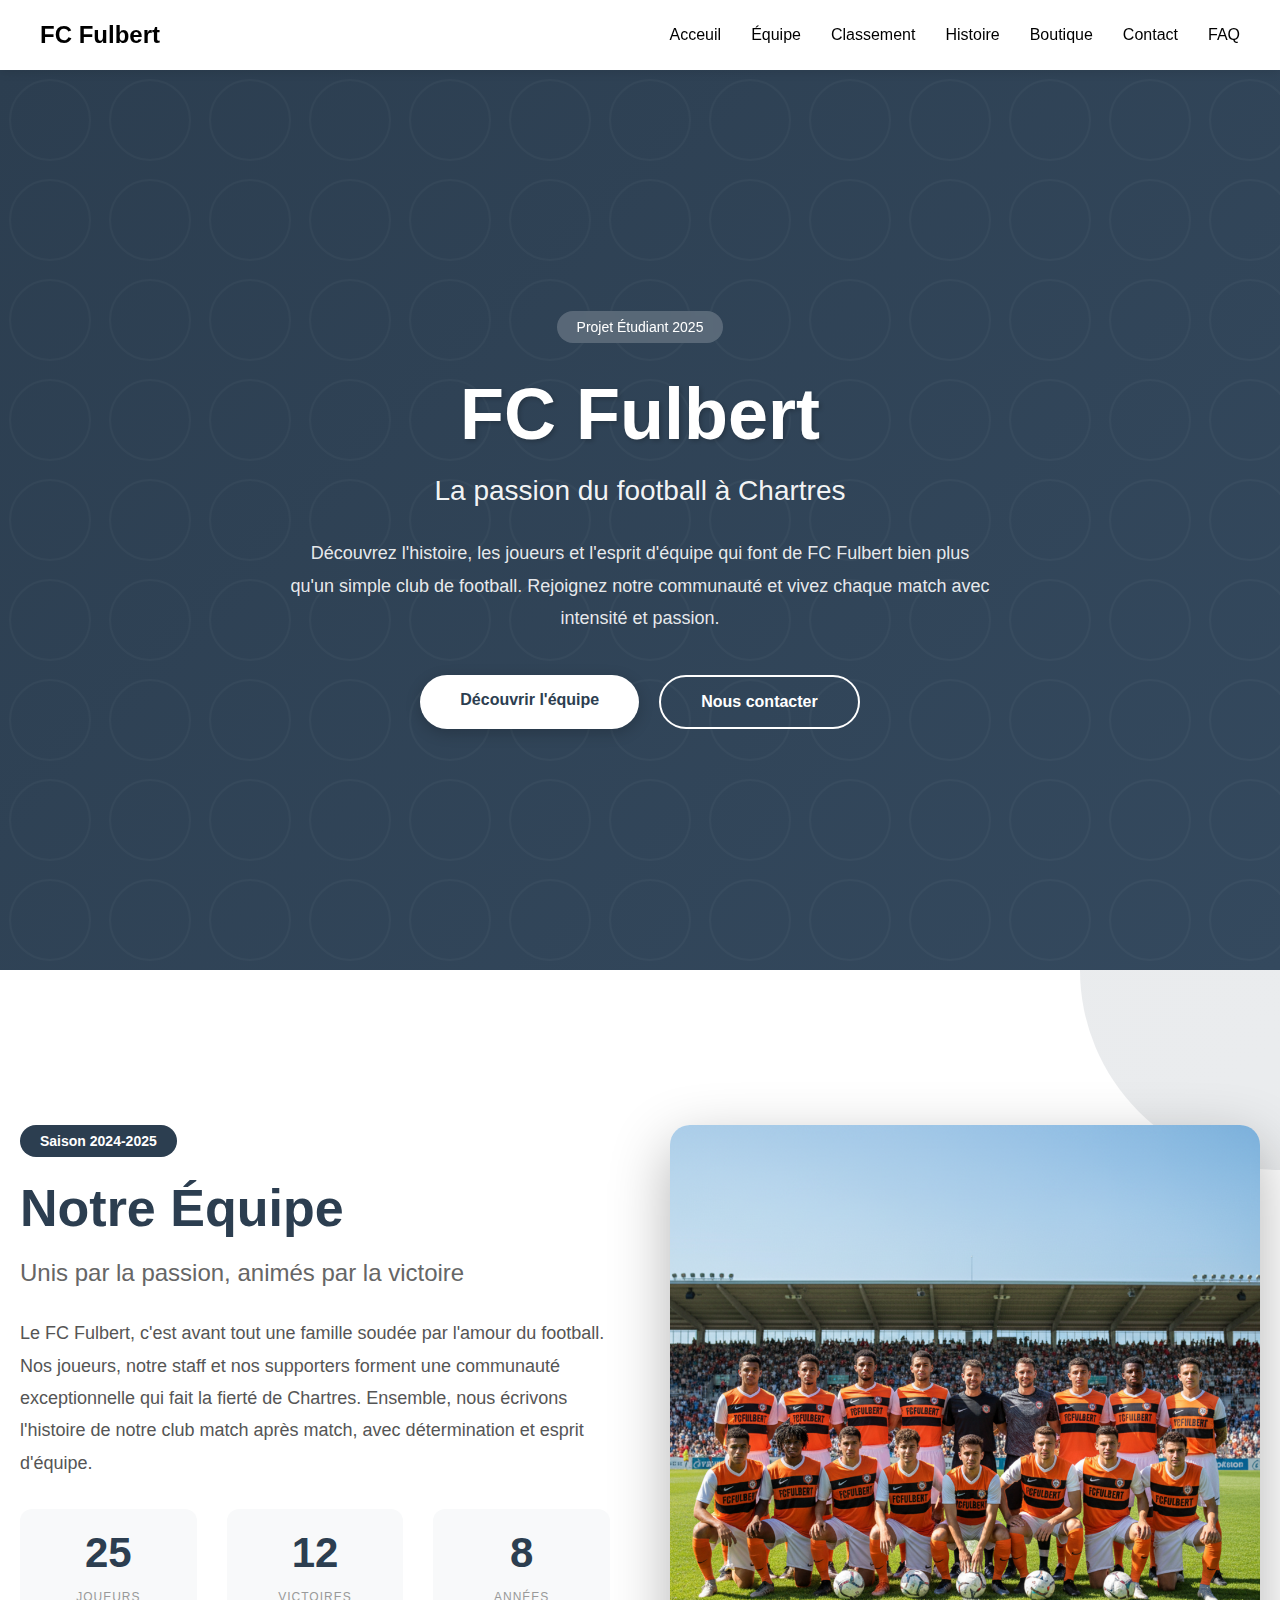
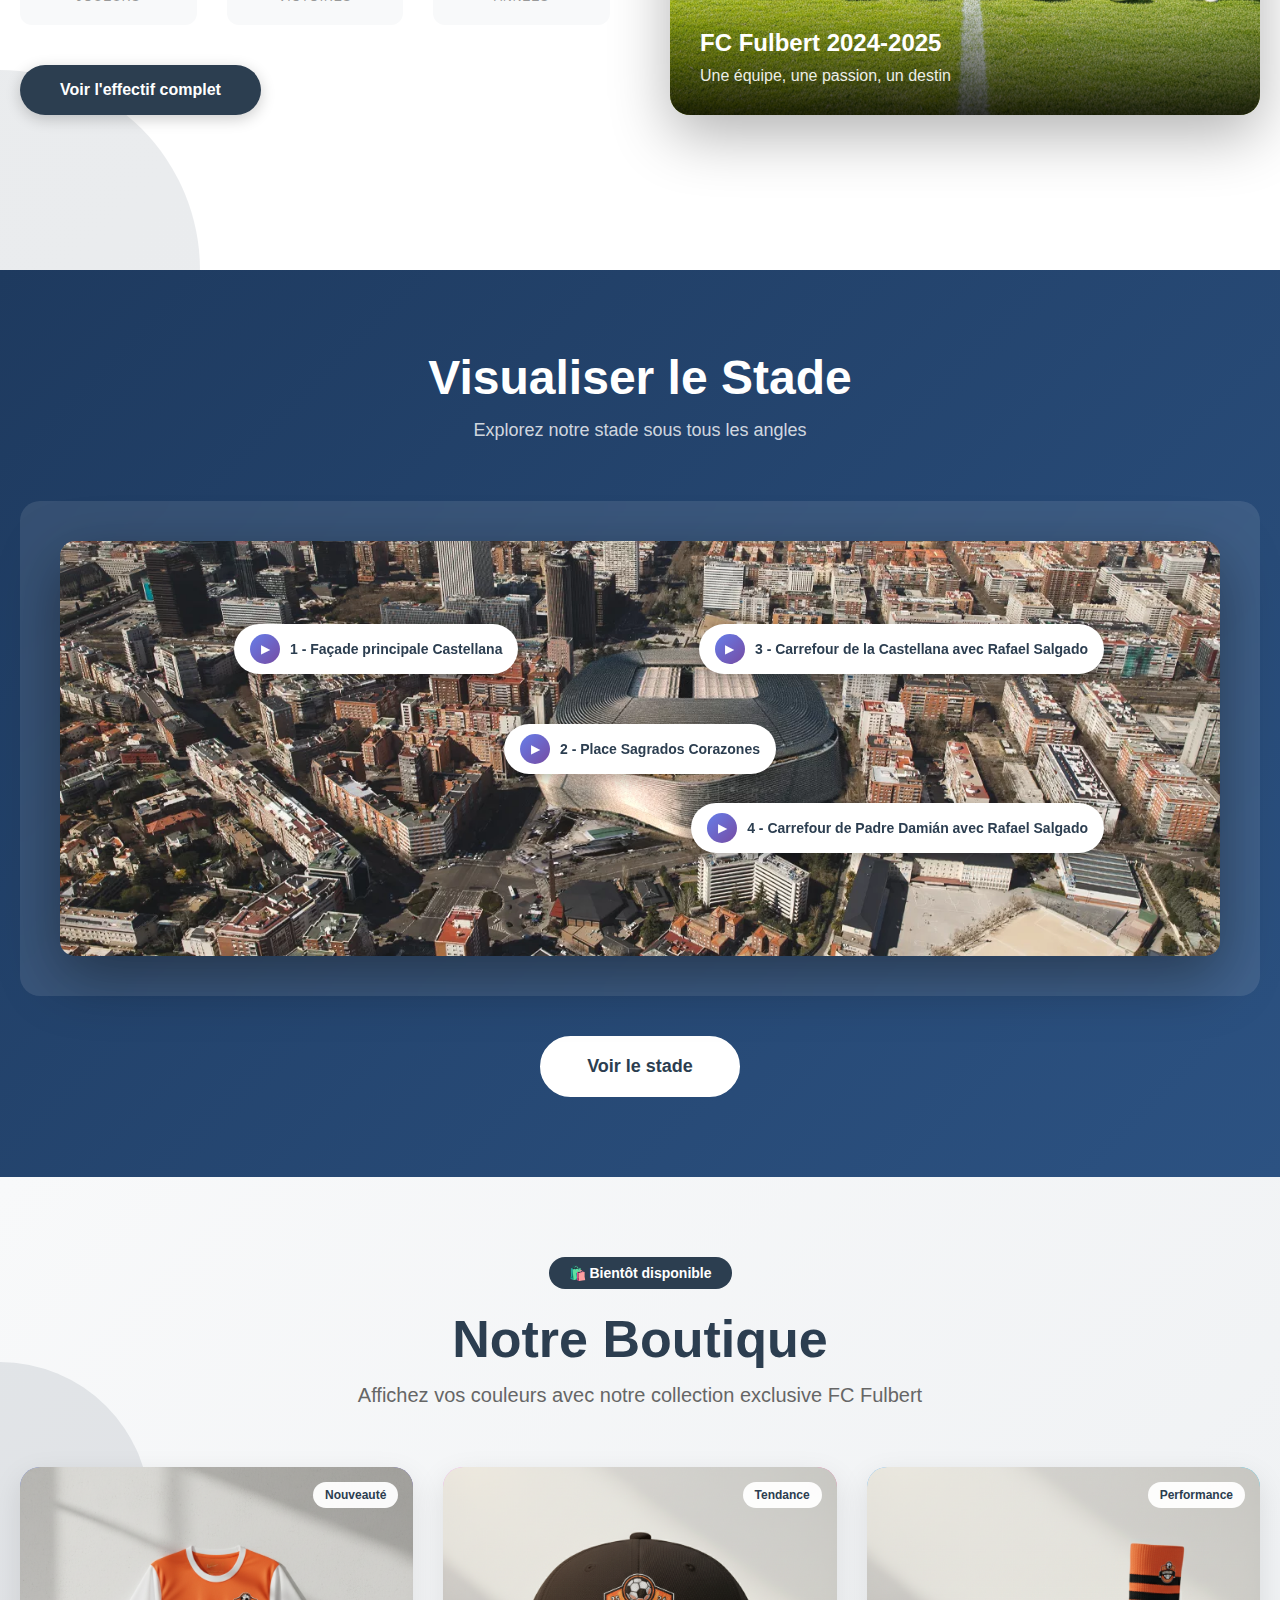
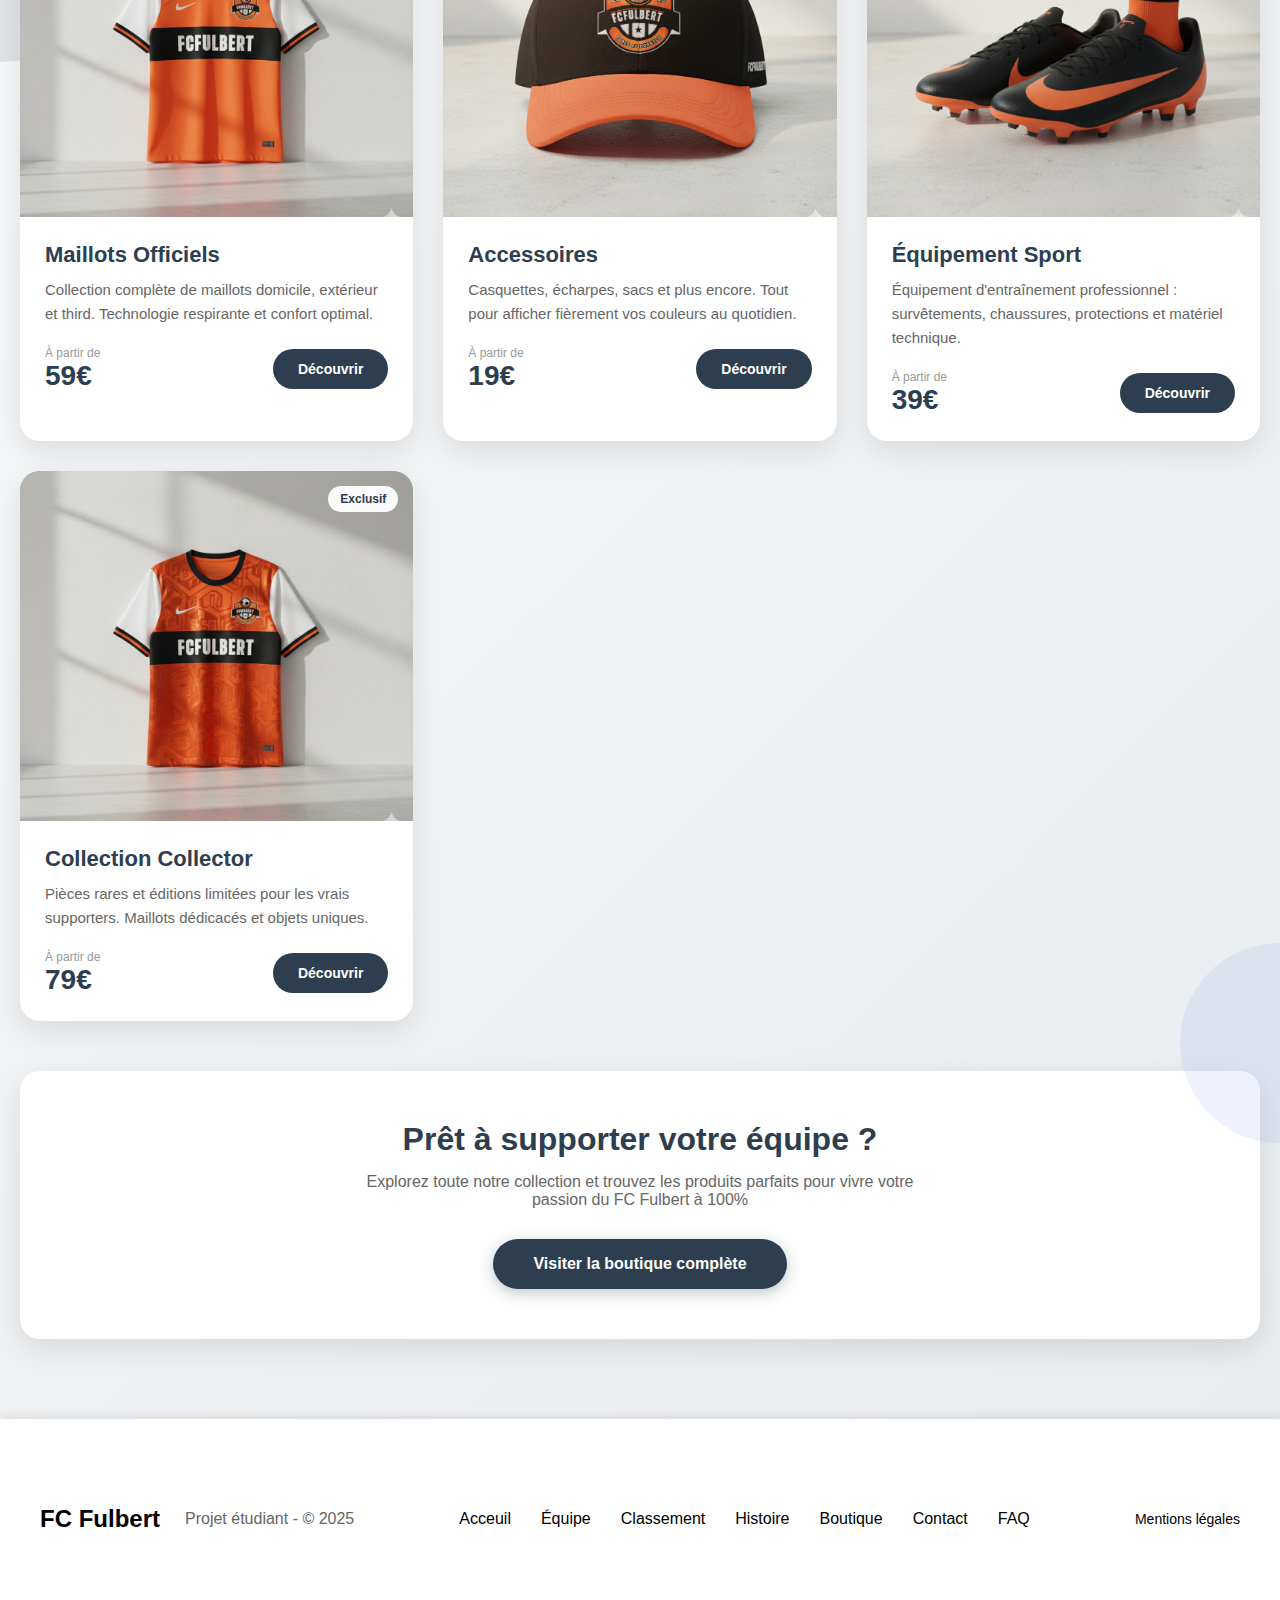
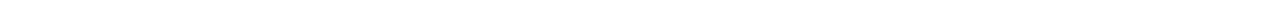
<file: index.html>
<!DOCTYPE html>
<html lang="fr">

<head>
    <meta charset="UTF-8">
    <meta name="viewport" content="width=device-width, initial-scale=1.0">
    <meta name="google-site-verification" content="G7x3wx0NpOx8-WUu8dkcUheNcrKRiG7FVrH9g3Tgy58" />
    
    <!-- SEO Meta Tags -->
    <title>FC Fulbert | Club de Football Chartres - Équipe, Classement & Actualités 2025</title>
    <meta name="description" content="FC Fulbert : découvrez le club de football de Chartres, liste des joueurs, classement officiel, résultats et actualités. Rejoignez la passion du FC Fulbert !">
    <meta name="keywords" content="FC Fulbert, FcFulbert, club football Chartres, liste joueurs FC Fulbert, classement FC Fulbert, équipe FC Fulbert, football Chartres, résultats FC Fulbert">
    <meta name="author" content="FC Fulbert">
    <meta name="robots" content="index, follow">
    
    <!-- Open Graph / Facebook -->
    <meta property="og:type" content="website">
    <meta property="og:url" content="https://fc-fulbert-officiel.github.io/FcFulbert/">
    <meta property="og:title" content="FC Fulbert | Club de Football Chartres - Équipe & Classement">
    <meta property="og:description" content="FC Fulbert : club de football de Chartres. Découvrez notre équipe, le classement et les actualités du FC Fulbert.">
    <meta property="og:image" content="https://fc-fulbert-officiel.github.io/FcFulbert/img/equipe/equipe.png">
    <meta property="og:site_name" content="FC Fulbert">
    <meta property="og:locale" content="fr_FR">
    
    <!-- Twitter Card -->
    <meta name="twitter:card" content="summary_large_image">
    <meta name="twitter:url" content="https://fc-fulbert-officiel.github.io/FcFulbert/">
    <meta name="twitter:title" content="FC Fulbert | Club de Football Chartres">
    <meta name="twitter:description" content="FC Fulbert : découvrez le club, l'équipe, le classement et les résultats">
    <meta name="twitter:image" content="https://fc-fulbert-officiel.github.io/FcFulbert/img/equipe/equipe.png">
    
    <!-- Canonical Link -->
    <link rel="canonical" href="https://fc-fulbert-officiel.github.io/FcFulbert/">
    
    <!-- Favicon -->
    <link rel="icon" type="image/png" href="img/Logo-FcFulbert.png">
    <link rel="shortcut icon" type="image/png" href="img/Logo-FcFulbert.png">
    <link rel="apple-touch-icon" href="img/Logo-FcFulbert.png">
    
    <link rel="stylesheet" href="config/style.css">
    
    <!-- Schema.org JSON-LD -->
    <script type="application/ld+json">
    {
      "@context": "https://schema.org",
      "@type": "SportsOrganization",
      "name": "FC Fulbert",
      "alternateName": "FcFulbert",
      "url": "https://fc-fulbert-officiel.github.io/FcFulbert/",
      "logo": "https://fc-fulbert-officiel.github.io/FcFulbert/img/Logo-FcFulbert.png",
      "image": "https://fc-fulbert-officiel.github.io/FcFulbert/img/equipe/equipe.png",
      "description": "FC Fulbert - Club de football à Chartres. Découvrez notre équipe, le classement et les résultats.",
      "sport": "Football",
      "address": {
        "@type": "PostalAddress",
        "addressLocality": "Chartres",
        "addressRegion": "Centre-Val de Loire",
        "postalCode": "28000",
        "addressCountry": "FR"
      },
      "geo": {
        "@type": "GeoCoordinates",
        "latitude": "48.447938",
        "longitude": "1.489425"
      },
      "sameAs": [
        "https://fc-fulbert-officiel.github.io/FcFulbert/"
      ]
    }
    </script>
    
    <script type="application/ld+json">
    {
      "@context": "https://schema.org",
      "@type": "BreadcrumbList",
      "itemListElement": [
        {
          "@type": "ListItem",
          "position": 1,
          "name": "Accueil",
          "item": "https://fc-fulbert-officiel.github.io/FcFulbert/"
        }
      ]
    }
    </script>
    
    <script type="application/ld+json">
    {
      "@context": "https://schema.org",
      "@type": "WebSite",
      "name": "FC Fulbert",
      "alternateName": "FcFulbert",
      "url": "https://fc-fulbert-officiel.github.io/FcFulbert/",
      "potentialAction": {
        "@type": "SearchAction",
        "target": "https://fc-fulbert-officiel.github.io/FcFulbert/?s={search_term_string}",
        "query-input": "required name=search_term_string"
      }
    }
    </script>

</head>

<body>
    <nav class="navbar">
        <div class="nav-container">
            <div class="logo"><a href="index">FC Fulbert</a></div>
            <div class="burger" id="burger">
                <span></span>
                <span></span>
                <span></span>
            </div>
            <ul class="nav-menu" id="navMenu">
                <li><a href="index">Acceuil</a></li>
                <li><a href="equipe">Équipe</a></li>
                <li><a href="classement">Classement</a></li>
                <li><a href="histoire">Histoire</a></li>
                <li><a href="boutique">Boutique</a></li>
                <li><a href="contact">Contact</a></li>
                <li><a href="faq">FAQ</a></li>
            </ul>
        </div>
    </nav>








    <section class="hero">
        <div class="hero-content">
            <div class="hero-badge">Projet Étudiant 2025</div>

            <h1 class="hero-title">FC Fulbert</h1>

            <p class="hero-subtitle">La passion du football à Chartres</p>

            <p class="hero-description">
                Découvrez l'histoire, les joueurs et l'esprit d'équipe qui font de FC Fulbert
                bien plus qu'un simple club de football. Rejoignez notre communauté et vivez
                chaque match avec intensité et passion.
            </p>

            <div class="hero-buttons">
                <a href="equipe" class="btn btn-primary">Découvrir l'équipe</a>
                <a href="contact" class="btn btn-secondary">Nous contacter</a>
            </div>
        </div>
    </section>










    <section class="equipe-section">
        <div class="decoration-circle circle-1"></div>
        <div class="decoration-circle circle-2"></div>

        <div class="equipe-container">
            <div class="equipe-content">
                <div class="equipe-badge">Saison 2024-2025</div>

                <h2 class="equipe-title">Notre Équipe</h2>

                <p class="equipe-subtitle">Unis par la passion, animés par la victoire</p>

                <p class="equipe-description">
                    Le FC Fulbert, c'est avant tout une famille soudée par l'amour du football.
                    Nos joueurs, notre staff et nos supporters forment une communauté exceptionnelle
                    qui fait la fierté de Chartres. Ensemble, nous écrivons l'histoire de notre club
                    match après match, avec détermination et esprit d'équipe.
                </p>

                <div class="equipe-stats">
                    <div class="stat-item">
                        <span class="stat-number">25</span>
                        <span class="stat-label">Joueurs</span>
                    </div>
                    <div class="stat-item">
                        <span class="stat-number">12</span>
                        <span class="stat-label">Victoires</span>
                    </div>
                    <div class="stat-item">
                        <span class="stat-number">8</span>
                        <span class="stat-label">Années</span>
                    </div>
                </div>

                <div class="equipe-buttons">
                    <a href="#" class="btn btn-primary">Voir l'effectif complet</a>
                </div>
            </div>

            <div class="equipe-image">
                <div class="image-wrapper">
                    <img src="img/equipe/equipe.png" alt="Équipe FC Fulbert 2024-2025">
                    <div class="image-overlay">
                        <div class="overlay-title">FC Fulbert 2024-2025</div>
                        <div class="overlay-subtitle">Une équipe, une passion, un destin</div>
                    </div>
                </div>
            </div>
        </div>
    </section>










    <section class="stade-section">
        <div class="stade-container">
            <div class="stade-header">
                <h2 class="stade-title">Visualiser le Stade</h2>
                <p class="stade-subtitle">Explorez notre stade sous tous les angles</p>
            </div>

            <div class="stade-viewer">
                <div class="stade-image-container">
                    <img src="img/stade/stade.webp" alt="Stade FC Fulbert" class="stade-image">

                    <!-- Hotspot 1 -->
                    <div class="hotspot hotspot-1" onclick="openVideo('Façade principale Castellana', 'video1')">
                        <div class="hotspot-button">
                            <div class="play-icon">▶</div>
                            <span class="hotspot-text">1 - Façade principale Castellana</span>
                        </div>
                    </div>

                    <!-- Hotspot 2 -->
                    <div class="hotspot hotspot-2" onclick="openVideo('Place Sagrados Corazones', 'video2')">
                        <div class="hotspot-button">
                            <div class="play-icon">▶</div>
                            <span class="hotspot-text">2 - Place Sagrados Corazones</span>
                        </div>
                    </div>

                    <!-- Hotspot 3 -->
                    <div class="hotspot hotspot-3"
                        onclick="openVideo('Carrefour de la Castellana avec Rafael Salgado', 'video3')">
                        <div class="hotspot-button">
                            <div class="play-icon">▶</div>
                            <span class="hotspot-text">3 - Carrefour de la Castellana avec Rafael Salgado</span>
                        </div>
                    </div>

                    <!-- Hotspot 4 -->
                    <div class="hotspot hotspot-4"
                        onclick="openVideo('Carrefour de Padre Damián avec Rafael Salgado', 'video4')">
                        <div class="hotspot-button">
                            <div class="play-icon">▶</div>
                            <span class="hotspot-text">4 - Carrefour de Padre Damián avec Rafael Salgado</span>
                        </div>
                    </div>
                </div>
            </div>
            <div class="stade-cta">
                <a href="stade" class="btn btn-secondary">Voir le stade</a>
            </div>
        </div>
    </section>


    <!-- Modal vidéo -->
    <div class="video-modal" id="videoModal">
        <div class="video-content">
            <div class="video-header">
                <h3 class="video-title" id="videoTitle">Titre de la vidéo</h3>
                <button class="close-button" onclick="closeVideo()">×</button>
            </div>
            <div class="video-wrapper" id="videoWrapper">
                <!-- Vidéo 1 -->
                <video id="video1" class="video-player" controls preload="metadata" itemscope
                    itemtype="https://schema.org/VideoObject">
                    <source src="videos/video-stade-facade-principale.webm" type="video/mp4">
                    <meta itemprop="name" content="Façade principale Castellana">
                    <meta itemprop="description" content="Visite du stade FC Fulbert - Façade principale Castellana">
                    <meta itemprop="thumbnailUrl" content="images/thumb-video1.jpg">
                    Votre navigateur ne supporte pas la lecture de vidéos.
                </video>

                <!-- Vidéo 2 -->
                <video id="video2" class="video-player" controls preload="metadata" itemscope
                    itemtype="https://schema.org/VideoObject">
                    <source src="videos/video-stade-place.webm" type="video/mp4">
                    <meta itemprop="name" content="Place Sagrados Corazones">
                    <meta itemprop="description" content="Visite du stade FC Fulbert - Place Sagrados Corazones">
                    <meta itemprop="thumbnailUrl" content="images/thumb-video2.jpg">
                    Votre navigateur ne supporte pas la lecture de vidéos.
                </video>

                <!-- Vidéo 3 -->
                <video id="video3" class="video-player" controls preload="metadata" itemscope
                    itemtype="https://schema.org/VideoObject">
                    <source src="videos/video-stade-carrefour-1.webm" type="video/mp4">
                    <meta itemprop="name" content="Carrefour de la Castellana avec Rafael Salgado">
                    <meta itemprop="description"
                        content="Visite du stade FC Fulbert - Carrefour de la Castellana avec Rafael Salgado">
                    <meta itemprop="thumbnailUrl" content="images/thumb-video3.jpg">
                    Votre navigateur ne supporte pas la lecture de vidéos.
                </video>

                <!-- Vidéo 4 -->
                <video id="video4" class="video-player" controls preload="metadata" itemscope
                    itemtype="https://schema.org/VideoObject">
                    <source src="videos/video-stade-carrefour-2.webm" type="video/mp4">
                    <meta itemprop="name" content="Carrefour de Padre Damián avec Rafael Salgado">
                    <meta itemprop="description"
                        content="Visite du stade FC Fulbert - Carrefour de Padre Damián avec Rafael Salgado">
                    <meta itemprop="thumbnailUrl" content="images/thumb-video4.jpg">
                    Votre navigateur ne supporte pas la lecture de vidéos.
                </video>
            </div>
            <div class="video-navigation">
                <button class="nav-video-btn" onclick="switchVideo('video1')">Façade principale</button>
                <button class="nav-video-btn" onclick="switchVideo('video2')">Place Sagrados</button>
                <button class="nav-video-btn" onclick="switchVideo('video3')">Carrefour Castellana</button>
                <button class="nav-video-btn" onclick="switchVideo('video4')">Carrefour Padre Damián</button>
            </div>
        </div>
    </div>













    <section class="boutique-section">
        <div class="decoration-shape shape-1"></div>
        <div class="decoration-shape shape-2"></div>

        <div class="boutique-container">
            <div class="boutique-header">
                <div class="boutique-badge">🛍️ Bientôt disponible</div>
                <h2 class="boutique-title">Notre Boutique</h2>
                <p class="boutique-subtitle">
                    Affichez vos couleurs avec notre collection exclusive FC Fulbert
                </p>
            </div>

            <div class="products-grid">
                <!-- Produit 1 -->
                <div class="product-card">
                    <div class="product-image">
                        <img src="img/boutique/maillot.png" alt="Maillots Officiels FC Fulbert" class="img-default">
                        <img src="img/boutique/maillot2.png" alt="Maillots Officiels FC Fulbert" class="img-hover">
                        <div class="product-tag">Nouveauté</div>
                    </div>
                    <div class="product-info">
                        <h3 class="product-name">Maillots Officiels</h3>
                        <p class="product-description">
                            Collection complète de maillots domicile, extérieur et third. Technologie respirante et
                            confort optimal.
                        </p>
                        <div class="product-footer">
                            <div>
                                <span class="product-price-label">À partir de</span>
                                <span class="product-price">59€</span>
                            </div>
                            <a href="boutique" class="product-btn">Découvrir</a>
                        </div>
                    </div>
                </div>

                <!-- Produit 2 -->
                <div class="product-card">
                    <div class="product-image">
                        <img src="img/boutique/casquette.png" alt="Accessoires FC Fulbert" class="img-default">
                        <img src="img/boutique/casquette2.png" alt="Accessoires FC Fulbert" class="img-hover">
                        <div class="product-tag">Tendance</div>
                    </div>
                    <div class="product-info">
                        <h3 class="product-name">Accessoires</h3>
                        <p class="product-description">
                            Casquettes, écharpes, sacs et plus encore. Tout pour afficher fièrement vos couleurs au
                            quotidien.
                        </p>
                        <div class="product-footer">
                            <div>
                                <span class="product-price-label">À partir de</span>
                                <span class="product-price">19€</span>
                            </div>
                            <a href="boutique" class="product-btn">Découvrir</a>
                        </div>
                    </div>
                </div>

                <!-- Produit 3 -->
                <div class="product-card">
                    <div class="product-image">
                        <img src="img/boutique/crampons.png" alt="Équipement Sport FC Fulbert" class="img-default">
                        <img src="img/boutique/crampons2.png" alt="Équipement Sport FC Fulbert" class="img-hover">
                        <div class="product-tag">Performance</div>
                    </div>
                    <div class="product-info">
                        <h3 class="product-name">Équipement Sport</h3>
                        <p class="product-description">
                            Équipement d'entraînement professionnel : survêtements, chaussures, protections et matériel
                            technique.
                        </p>
                        <div class="product-footer">
                            <div>
                                <span class="product-price-label">À partir de</span>
                                <span class="product-price">39€</span>
                            </div>
                            <a href="boutique" class="product-btn">Découvrir</a>
                        </div>
                    </div>
                </div>

                <!-- Produit 4 -->
                <div class="product-card">
                    <div class="product-image">
                        <img src="img/boutique/maillot-collector.png" alt="Collection Collector FC Fulbert"
                            class="img-default">
                        <img src="img/boutique/maillot-collector2.png" alt="Collection Collector FC Fulbert"
                            class="img-hover">
                        <div class="product-tag">Exclusif</div>
                    </div>
                    <div class="product-info">
                        <h3 class="product-name">Collection Collector</h3>
                        <p class="product-description">
                            Pièces rares et éditions limitées pour les vrais supporters. Maillots dédicacés et objets
                            uniques.
                        </p>
                        <div class="product-footer">
                            <div>
                                <span class="product-price-label">À partir de</span>
                                <span class="product-price">79€</span>
                            </div>
                            <a href="boutique" class="product-btn">Découvrir</a>
                        </div>
                    </div>
                </div>
            </div>

            <div class="boutique-cta">
                <h3 class="cta-title">Prêt à supporter votre équipe ?</h3>
                <p class="cta-description">
                    Explorez toute notre collection et trouvez les produits parfaits pour vivre votre passion du FC
                    Fulbert à 100%
                </p>
                <a href="boutique" class="btn btn-primary">Visiter la boutique complète</a>
            </div>
        </div>
    </section>










    <footer class="footer">
        <div class="footer-container">
            <div class="footer-left">
                <div class="footer-logo"><a href="index">FC Fulbert</a></div>
                <div class="footer-text">Projet étudiant - © 2025</div>
            </div>

            <ul class="footer-links">
                <li><a href="index">Acceuil</a></li>
                <li><a href="equipe">Équipe</a></li>
                <li><a href="classement">Classement</a></li>
                <li><a href="histoire">Histoire</a></li>
                <li><a href="boutique">Boutique</a></li>
                <li><a href="contact">Contact</a></li>
                <li><a href="faq">FAQ</a></li>
            </ul>

            <div class="footer-social">
                <a href="mentions" class="social-link">Mentions légales</a>
            </div>
        </div>
    </footer>

    <script src="config/javascript.js"></script>
</body>

</html>
</file>
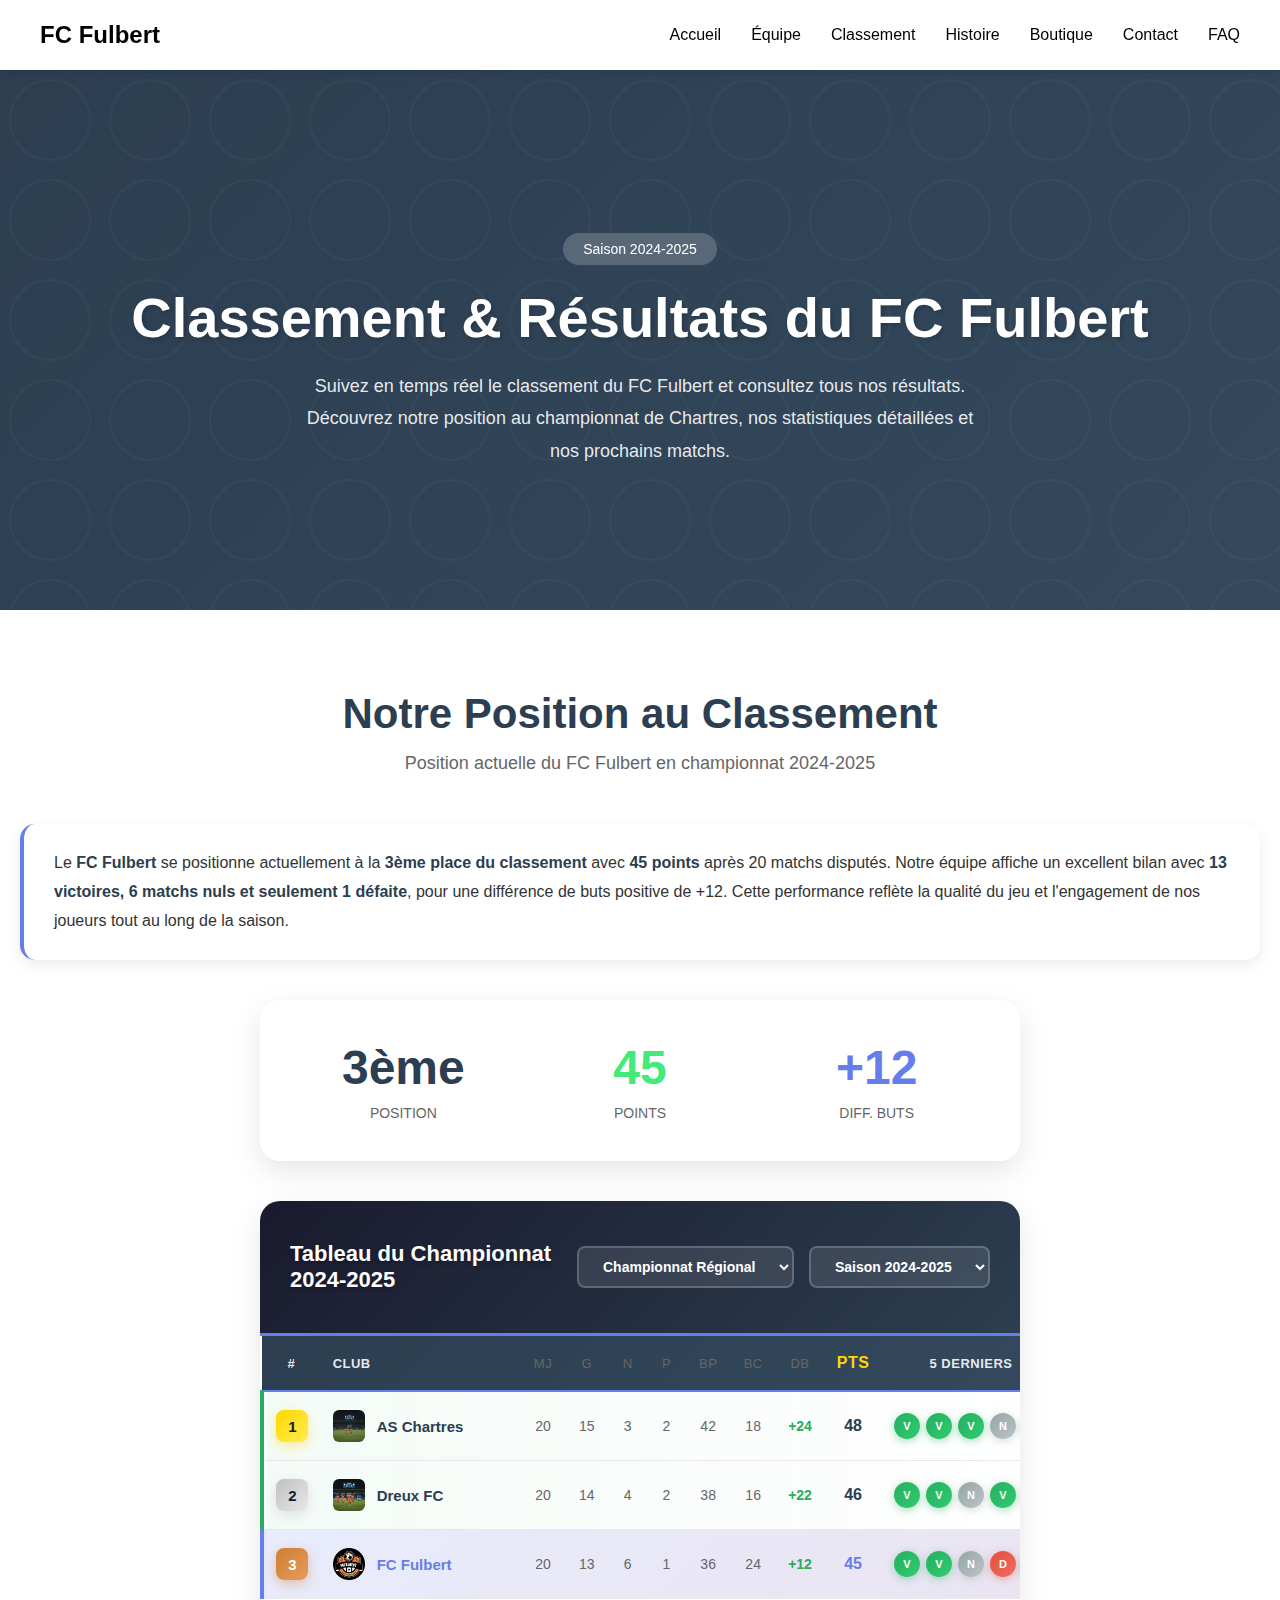
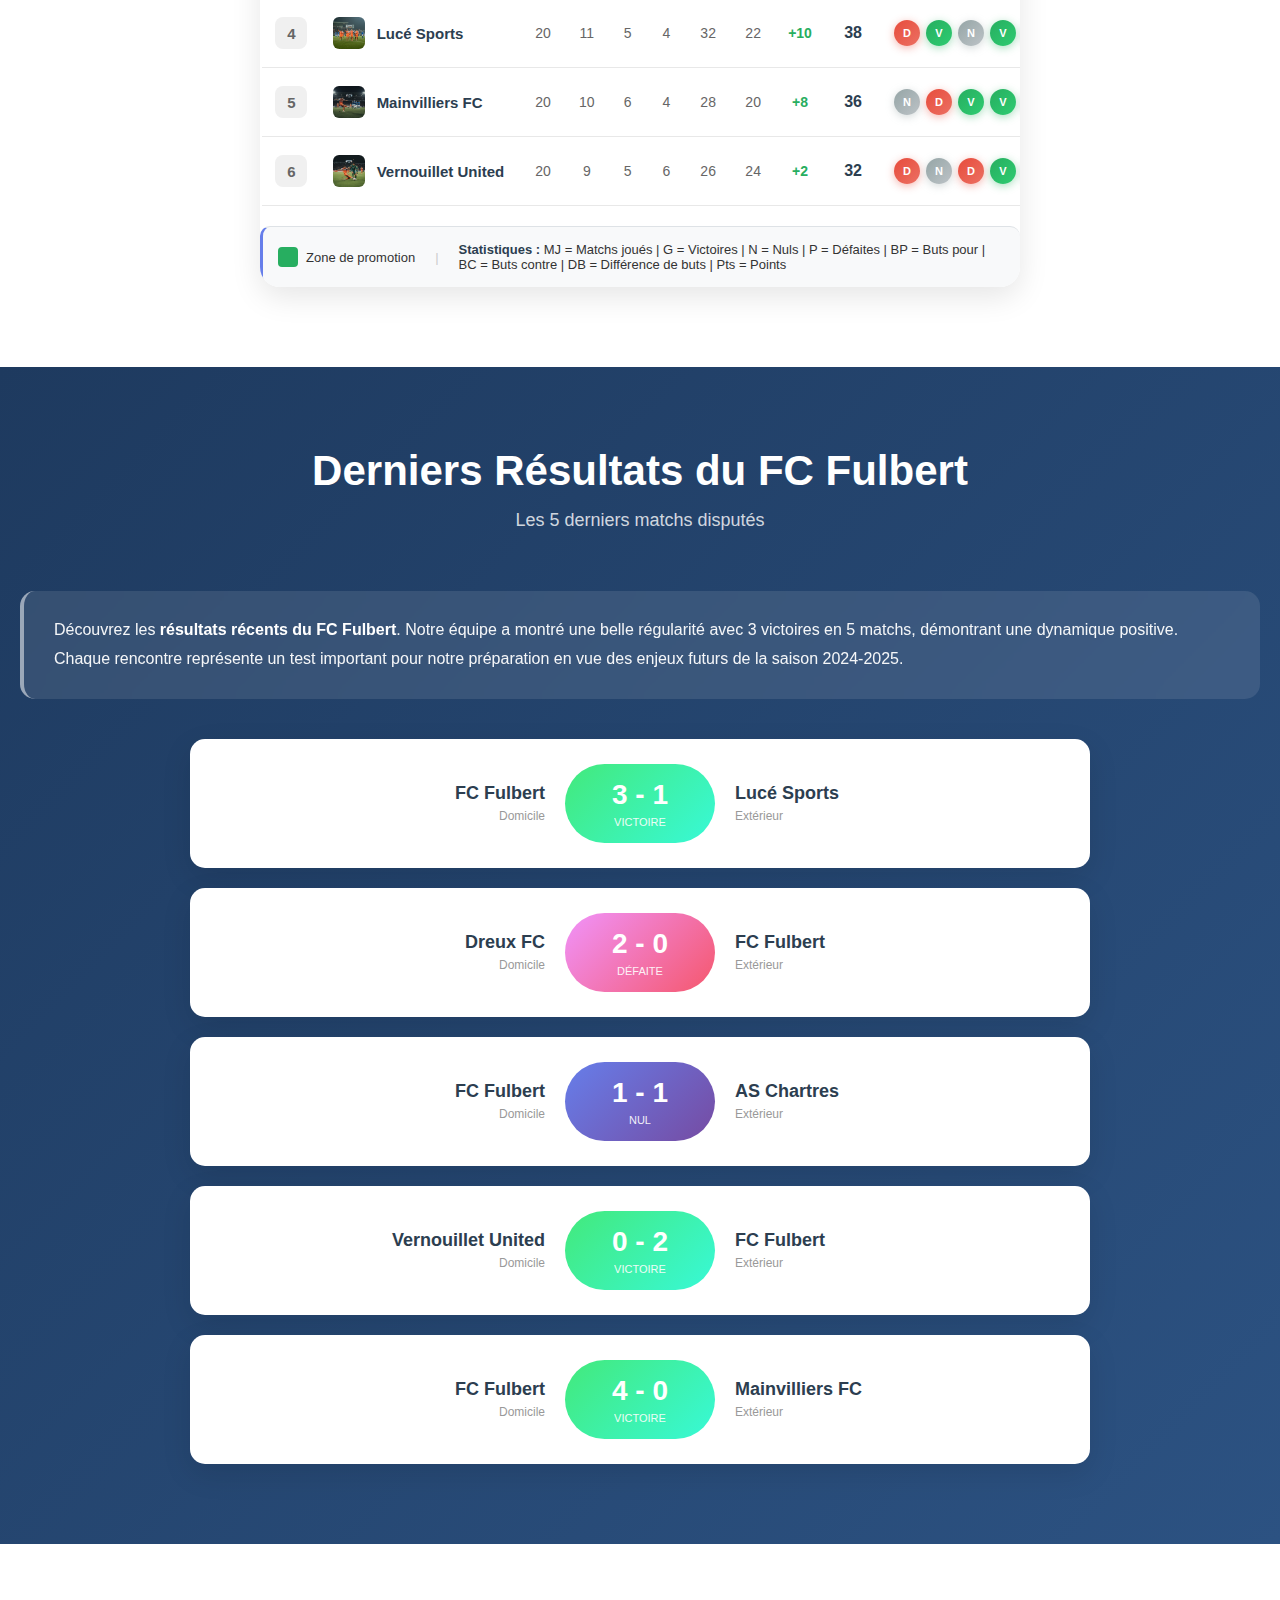
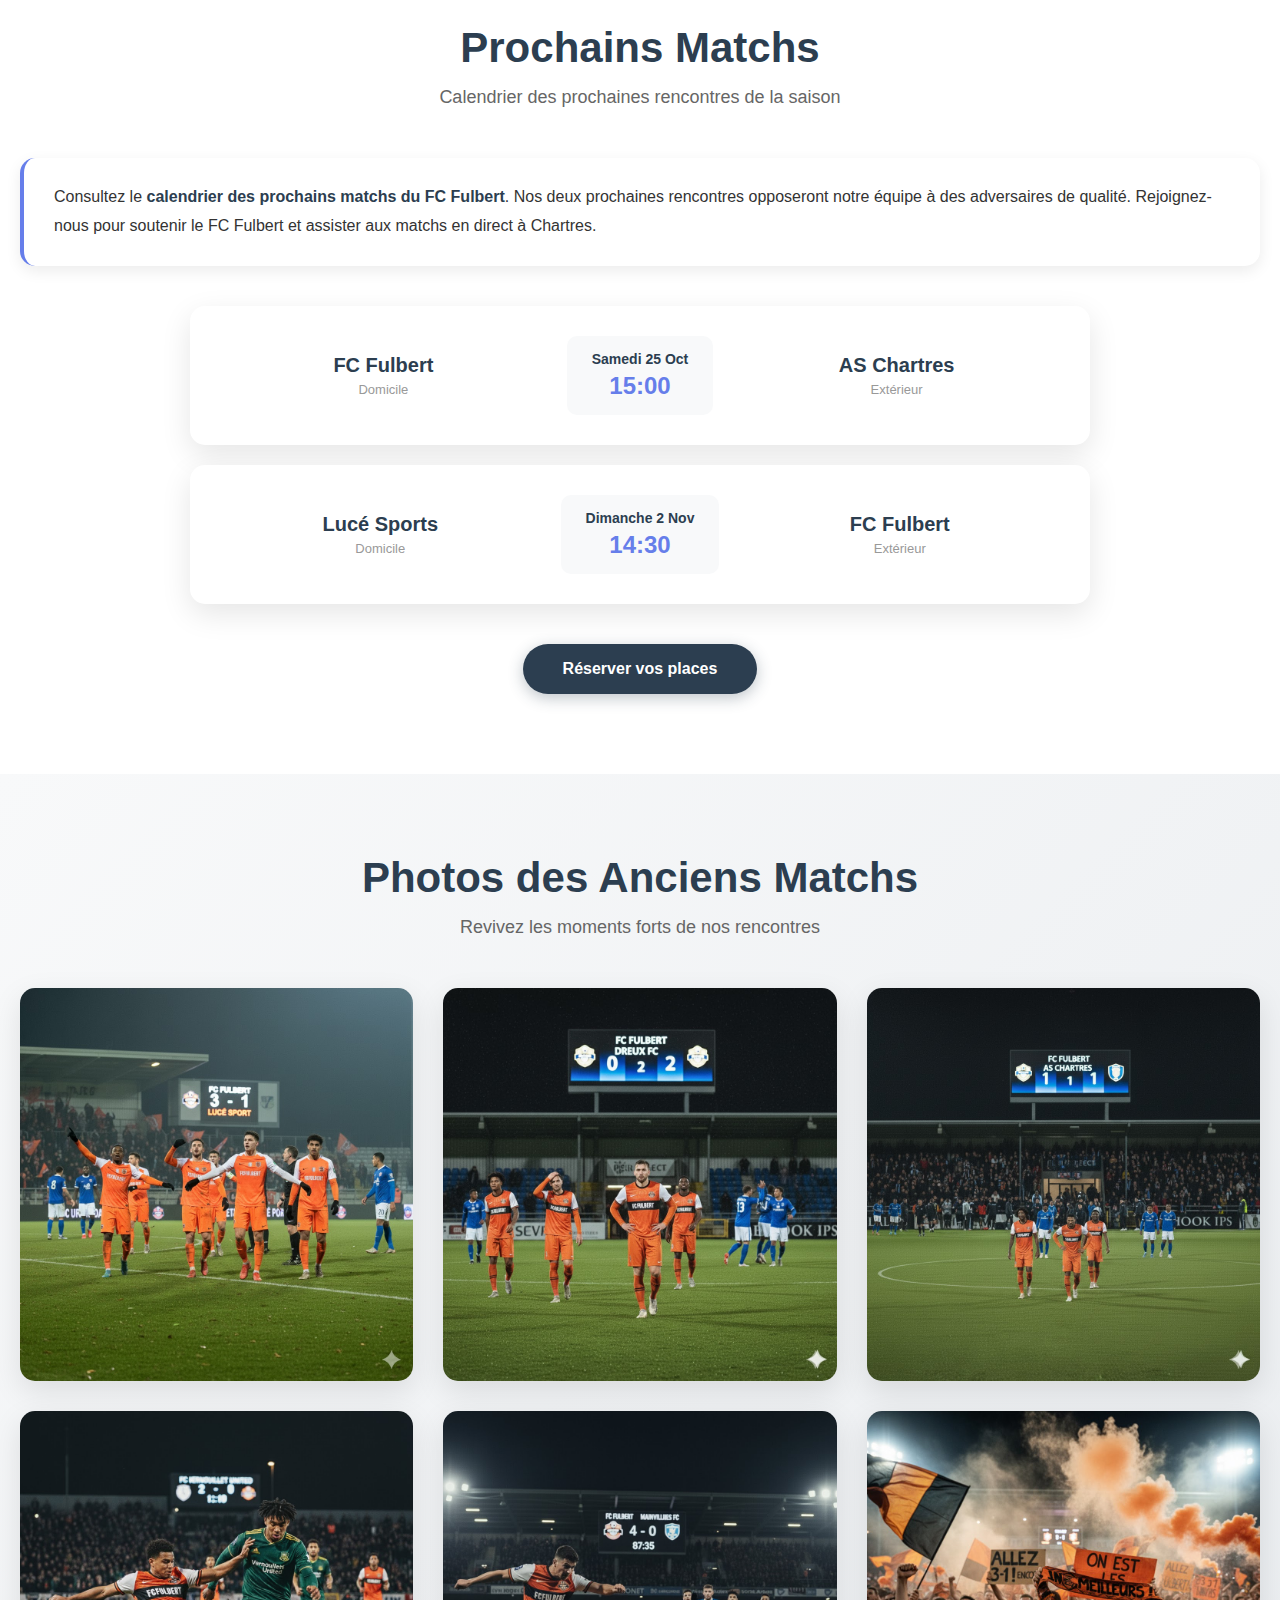
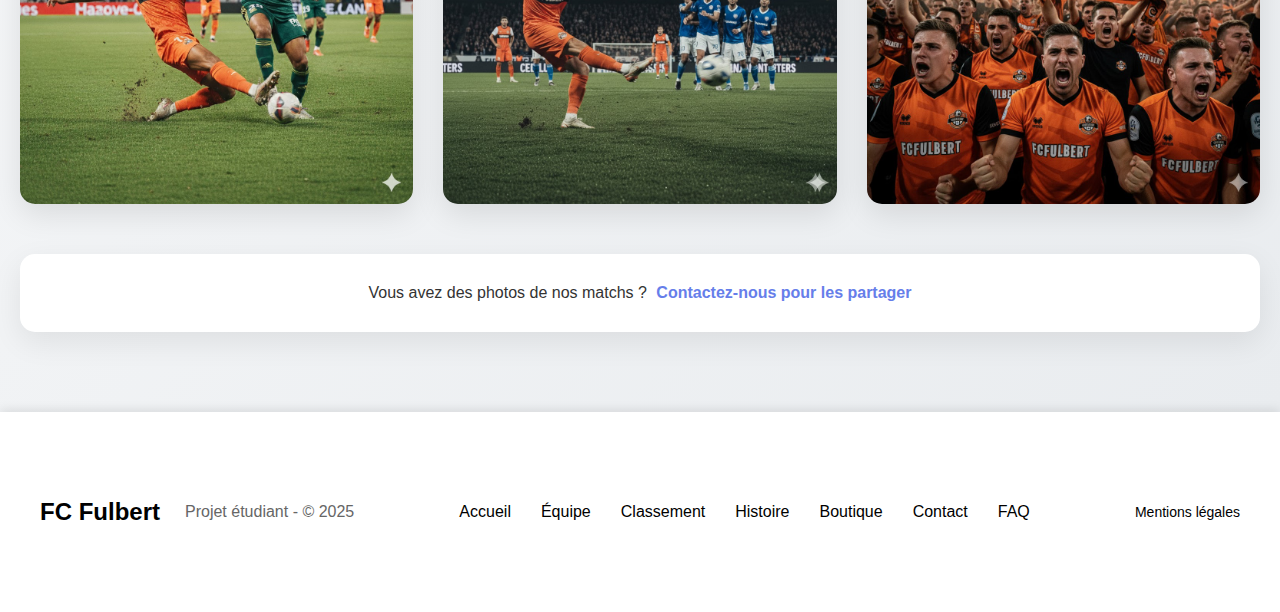
<file: classement.html>
<!DOCTYPE html>
<html lang="fr">

<head>
    <meta charset="UTF-8">
    <meta name="viewport" content="width=device-width, initial-scale=1.0">
    <meta name="google-site-verification" content="G7x3wx0NpOx8-WUu8dkcUheNcrKRiG7FVrH9g3Tgy58" />
    
    <!-- SEO Meta Tags pour TOUS les moteurs de recherche -->
    <title>Classement du FC Fulbert 2024-2025 | Position, Résultats & Statistiques</title>
    <meta name="description" content="Classement officiel du FC Fulbert saison 2024-2025. Suivez la position, les résultats en direct, les statistiques et le calendrier complet des matchs du FC Fulbert Chartres.">
    <meta name="keywords" content="classement FC Fulbert, FcFulbert classement, position FC Fulbert, résultats FC Fulbert, championnat Chartres, classement football Chartres, matchs FC Fulbert, statistiques FC Fulbert">
    <meta name="author" content="FC Fulbert">
    
    <!-- Robots Meta Tags (tous moteurs) -->
    <meta name="robots" content="index, follow, max-image-preview:large, max-snippet:-1, max-video-preview:-1">
    <meta name="googlebot" content="index, follow">
    <meta name="bingbot" content="index, follow">
    <meta name="slurp" content="index, follow">
    <meta name="duckduckbot" content="index, follow">
    
    <!-- Microsoft/Bing/Edge Specific -->
    <meta http-equiv="X-UA-Compatible" content="IE=edge">
    <meta name="msapplication-TileColor" content="#2c3e50">
    
    <!-- Open Graph (Facebook) -->
    <meta property="og:site_name" content="FC Fulbert">
    <meta property="og:title" content="Classement du FC Fulbert 2024-2025 | Position & Résultats en Direct">
    <meta property="og:description" content="Consultez le classement officiel du FC Fulbert, suivez les résultats en direct et découvrez les statistiques de la saison 2024-2025">
    <meta property="og:image" content="https://fc-fulbert-officiel.github.io/FcFulbert/img/equipe/equipe.png">
    <meta property="og:url" content="https://fc-fulbert-officiel.github.io/FcFulbert/classement">
    <meta property="og:type" content="website">
    <meta property="og:locale" content="fr_FR">
    
    <!-- Twitter Card -->
    <meta name="twitter:card" content="summary_large_image">
    <meta name="twitter:site" content="@fcfulbert">
    <meta name="twitter:title" content="Classement du FC Fulbert 2024-2025">
    <meta name="twitter:description" content="Position au classement, résultats et statistiques du FC Fulbert">
    <meta name="twitter:image" content="https://fc-fulbert-officiel.github.io/FcFulbert/img/equipe/equipe.png">
    
    <!-- Canonical Link -->
    <link rel="canonical" href="https://fc-fulbert-officiel.github.io/FcFulbert/classement">
    
    <!-- Géolocalisation -->
    <meta name="geo.region" content="FR-CVL">
    <meta name="geo.placename" content="Chartres">
    <meta name="geo.position" content="48.447938;1.489425">
    <meta name="ICBM" content="48.447938, 1.489425">
    
    <!-- Favicon -->
    <link rel="icon" type="image/x-icon" href="img/icone/favicon.ico">
    <link rel="icon" type="image/png" sizes="16x16" href="img/icone/favicon-16x16.png">
    <link rel="icon" type="image/png" sizes="32x32" href="img/icone/favicon-32x32.png">
    <link rel="apple-touch-icon" sizes="180x180" href="img/icone/apple-touch-icon.png">
    <link rel="icon" type="image/png" sizes="192x192" href="img/icone/android-chrome-192x192.png">
    <link rel="icon" type="image/png" sizes="512x512" href="img/icone/android-chrome-512x512.png">
    <link rel="manifest" href="img/icone/site.webmanifest">
    
    <link rel="stylesheet" href="config/style.css">
    
    <!-- Schema.org structured data -->
    <script type="application/ld+json">
    {
      "@context": "https://schema.org",
      "@type": "SportsOrganization",
      "name": "FC Fulbert",
      "alternateName": "FcFulbert",
      "sport": "Football",
      "url": "https://fc-fulbert-officiel.github.io/FcFulbert/classement",
      "logo": "https://fc-fulbert-officiel.github.io/FcFulbert/img/Logo-FcFulbert.png",
      "description": "Classement du FC Fulbert - Position, résultats et statistiques de la saison 2024-2025",
      "address": {
        "@type": "PostalAddress",
        "addressLocality": "Chartres",
        "addressRegion": "Centre-Val de Loire",
        "postalCode": "28000",
        "addressCountry": "FR"
      }
    }
    </script>
    
    <script type="application/ld+json">
    {
      "@context": "https://schema.org",
      "@type": "BreadcrumbList",
      "itemListElement": [
        {"@type": "ListItem", "position": 1, "name": "Accueil", "item": "https://fc-fulbert-officiel.github.io/FcFulbert/"},
        {"@type": "ListItem", "position": 2, "name": "Classement FC Fulbert", "item": "https://fc-fulbert-officiel.github.io/FcFulbert/classement"}
      ]
    }
    </script>
</head>

<body>
    <nav class="navbar">
        <div class="nav-container">
            <div class="logo"><a href="index">FC Fulbert</a></div>
            <div class="burger" id="burger">
                <span></span>
                <span></span>
                <span></span>
            </div>
            <ul class="nav-menu" id="navMenu">
                <li><a href="index">Accueil</a></li>
                <li><a href="equipe">Équipe</a></li>
                <li><a href="classement">Classement</a></li>
                <li><a href="histoire">Histoire</a></li>
                <li><a href="boutique">Boutique</a></li>
                <li><a href="contact">Contact</a></li>
                <li><a href="faq">FAQ</a></li>
            </ul>
        </div>
    </nav>

    <!-- Hero Section -->
    <section class="equipe-hero">
        <div class="equipe-hero-content">
            <div class="equipe-hero-badge">Saison 2024-2025</div>
            <h1 class="equipe-hero-title">Classement & Résultats du FC Fulbert</h1>
            <p class="equipe-hero-description">
                Suivez en temps réel le classement du FC Fulbert et consultez tous nos résultats. Découvrez notre position au championnat de Chartres, nos statistiques détaillées et nos prochains matchs.
            </p>
        </div>
    </section>

    <!-- Section Position Actuelle -->
    <section class="joueurs-section">
        <div class="joueurs-container">
            <div class="section-header">
                <h2 class="section-title">Notre Position au Classement</h2>
                <p class="section-subtitle">Position actuelle du FC Fulbert en championnat 2024-2025</p>
            </div>

            <!-- Contenu SEO textuel -->
            <div class="seo-content">
                <p>Le <strong>FC Fulbert</strong> se positionne actuellement à la <strong>3ème place du classement</strong> avec <strong>45 points</strong> après 20 matchs disputés. Notre équipe affiche un excellent bilan avec <strong>13 victoires, 6 matchs nuls et seulement 1 défaite</strong>, pour une différence de buts positive de +12. Cette performance reflète la qualité du jeu et l'engagement de nos joueurs tout au long de la saison.</p>
            </div>

            <div class="classement-stats-container">
                <div class="classement-stats-card">
                    <div class="classement-stats-grid">
                        <div>
                            <div class="stat-big-number position">3ème</div>
                            <div class="stat-big-label">Position</div>
                        </div>
                        <div>
                            <div class="stat-big-number points">45</div>
                            <div class="stat-big-label">Points</div>
                        </div>
                        <div>
                            <div class="stat-big-number diff">+12</div>
                            <div class="stat-big-label">Diff. Buts</div>
                        </div>
                    </div>
                </div>

                <!-- Tableau de Classement Interactif -->
                <div class="classement-table-container">
                    <div class="classement-table-header">
                        <h3 class="table-title">Tableau du Championnat 2024-2025</h3>
                        <div class="classement-filters">
                            <select class="classement-filter" id="championshipFilter">
                                <option value="regional">Championnat Régional</option>
                                <option value="coupe">Coupe de France</option>
                            </select>
                            <select class="classement-filter" id="seasonFilter">
                                <option value="2024-2025">Saison 2024-2025</option>
                                <option value="2023-2024">Saison 2023-2024</option>
                            </select>
                        </div>
                    </div>
                    
                    <div class="classement-table-responsive">
                        <table class="classement-table">
                            <thead>
                                <tr>
                                    <th class="col-pos">#</th>
                                    <th class="col-club">Club</th>
                                    <th class="col-stat">MJ</th>
                                    <th class="col-stat">G</th>
                                    <th class="col-stat">N</th>
                                    <th class="col-stat">P</th>
                                    <th class="col-stat">BP</th>
                                    <th class="col-stat">BC</th>
                                    <th class="col-stat">DB</th>
                                    <th class="col-pts">Pts</th>
                                    <th class="col-form">5 derniers</th>
                                </tr>
                            </thead>
                            <tbody>
                                <tr class="team-row promotion-zone">
                                    <td class="col-pos">
                                        <span class="position-badge first">1</span>
                                    </td>
                                    <td class="col-club">
                                        <div class="team-info">
                                            <img src="img/classement/FcFulbert_AsChartres.jpg" alt="AS Chartres" class="team-logo">
                                            <span class="team-name">AS Chartres</span>
                                        </div>
                                    </td>
                                    <td class="col-stat">20</td>
                                    <td class="col-stat">15</td>
                                    <td class="col-stat">3</td>
                                    <td class="col-stat">2</td>
                                    <td class="col-stat">42</td>
                                    <td class="col-stat">18</td>
                                    <td class="col-stat positive">+24</td>
                                    <td class="col-pts"><strong>48</strong></td>
                                    <td class="col-form">
                                        <div class="form-indicators">
                                            <span class="form-icon win" title="Victoire">V</span>
                                            <span class="form-icon win" title="Victoire">V</span>
                                            <span class="form-icon win" title="Victoire">V</span>
                                            <span class="form-icon draw" title="Nul">N</span>
                                            <span class="form-icon win" title="Victoire">V</span>
                                        </div>
                                    </td>
                                </tr>
                                <tr class="team-row promotion-zone">
                                    <td class="col-pos">
                                        <span class="position-badge second">2</span>
                                    </td>
                                    <td class="col-club">
                                        <div class="team-info">
                                            <img src="img/classement/FcFulbert_Dreux.jpg" alt="Dreux FC" class="team-logo">
                                            <span class="team-name">Dreux FC</span>
                                        </div>
                                    </td>
                                    <td class="col-stat">20</td>
                                    <td class="col-stat">14</td>
                                    <td class="col-stat">4</td>
                                    <td class="col-stat">2</td>
                                    <td class="col-stat">38</td>
                                    <td class="col-stat">16</td>
                                    <td class="col-stat positive">+22</td>
                                    <td class="col-pts"><strong>46</strong></td>
                                    <td class="col-form">
                                        <div class="form-indicators">
                                            <span class="form-icon win" title="Victoire">V</span>
                                            <span class="form-icon win" title="Victoire">V</span>
                                            <span class="form-icon draw" title="Nul">N</span>
                                            <span class="form-icon win" title="Victoire">V</span>
                                            <span class="form-icon win" title="Victoire">V</span>
                                        </div>
                                    </td>
                                </tr>
                                <tr class="team-row fc-fulbert-highlight promotion-zone">
                                    <td class="col-pos">
                                        <span class="position-badge third">3</span>
                                    </td>
                                    <td class="col-club">
                                        <div class="team-info">
                                            <img src="img/Logo-FcFulbert.png" alt="FC Fulbert" class="team-logo">
                                            <span class="team-name"><strong>FC Fulbert</strong></span>
                                        </div>
                                    </td>
                                    <td class="col-stat">20</td>
                                    <td class="col-stat">13</td>
                                    <td class="col-stat">6</td>
                                    <td class="col-stat">1</td>
                                    <td class="col-stat">36</td>
                                    <td class="col-stat">24</td>
                                    <td class="col-stat positive">+12</td>
                                    <td class="col-pts"><strong>45</strong></td>
                                    <td class="col-form">
                                        <div class="form-indicators">
                                            <span class="form-icon win" title="Victoire">V</span>
                                            <span class="form-icon win" title="Victoire">V</span>
                                            <span class="form-icon draw" title="Nul">N</span>
                                            <span class="form-icon loss" title="Défaite">D</span>
                                            <span class="form-icon win" title="Victoire">V</span>
                                        </div>
                                    </td>
                                </tr>
                                <tr class="team-row">
                                    <td class="col-pos">
                                        <span class="position-badge">4</span>
                                    </td>
                                    <td class="col-club">
                                        <div class="team-info">
                                            <img src="img/classement/FcFulbert_Luce.jpg" alt="Lucé Sports" class="team-logo">
                                            <span class="team-name">Lucé Sports</span>
                                        </div>
                                    </td>
                                    <td class="col-stat">20</td>
                                    <td class="col-stat">11</td>
                                    <td class="col-stat">5</td>
                                    <td class="col-stat">4</td>
                                    <td class="col-stat">32</td>
                                    <td class="col-stat">22</td>
                                    <td class="col-stat positive">+10</td>
                                    <td class="col-pts"><strong>38</strong></td>
                                    <td class="col-form">
                                        <div class="form-indicators">
                                            <span class="form-icon loss" title="Défaite">D</span>
                                            <span class="form-icon win" title="Victoire">V</span>
                                            <span class="form-icon draw" title="Nul">N</span>
                                            <span class="form-icon win" title="Victoire">V</span>
                                            <span class="form-icon draw" title="Nul">N</span>
                                        </div>
                                    </td>
                                </tr>
                                <tr class="team-row">
                                    <td class="col-pos">
                                        <span class="position-badge">5</span>
                                    </td>
                                    <td class="col-club">
                                        <div class="team-info">
                                            <img src="img/classement/FcFulbert_Mainvilier.jpg" alt="Mainvilliers FC" class="team-logo">
                                            <span class="team-name">Mainvilliers FC</span>
                                        </div>
                                    </td>
                                    <td class="col-stat">20</td>
                                    <td class="col-stat">10</td>
                                    <td class="col-stat">6</td>
                                    <td class="col-stat">4</td>
                                    <td class="col-stat">28</td>
                                    <td class="col-stat">20</td>
                                    <td class="col-stat positive">+8</td>
                                    <td class="col-pts"><strong>36</strong></td>
                                    <td class="col-form">
                                        <div class="form-indicators">
                                            <span class="form-icon draw" title="Nul">N</span>
                                            <span class="form-icon loss" title="Défaite">D</span>
                                            <span class="form-icon win" title="Victoire">V</span>
                                            <span class="form-icon win" title="Victoire">V</span>
                                            <span class="form-icon draw" title="Nul">N</span>
                                        </div>
                                    </td>
                                </tr>
                                <tr class="team-row">
                                    <td class="col-pos">
                                        <span class="position-badge">6</span>
                                    </td>
                                    <td class="col-club">
                                        <div class="team-info">
                                            <img src="img/classement/FcFulber_Vernouillet.jpg" alt="Vernouillet United" class="team-logo">
                                            <span class="team-name">Vernouillet United</span>
                                        </div>
                                    </td>
                                    <td class="col-stat">20</td>
                                    <td class="col-stat">9</td>
                                    <td class="col-stat">5</td>
                                    <td class="col-stat">6</td>
                                    <td class="col-stat">26</td>
                                    <td class="col-stat">24</td>
                                    <td class="col-stat positive">+2</td>
                                    <td class="col-pts"><strong>32</strong></td>
                                    <td class="col-form">
                                        <div class="form-indicators">
                                            <span class="form-icon loss" title="Défaite">D</span>
                                            <span class="form-icon draw" title="Nul">N</span>
                                            <span class="form-icon loss" title="Défaite">D</span>
                                            <span class="form-icon win" title="Victoire">V</span>
                                            <span class="form-icon draw" title="Nul">N</span>
                                        </div>
                                    </td>
                                </tr>
                            </tbody>
                        </table>
                    </div>
                    
                    <div class="classement-legend">
                        <div class="legend-item">
                            <span class="legend-color promotion"></span>
                            <span>Zone de promotion</span>
                        </div>
                        <div class="legend-separator">|</div>
                        <div class="legend-stats">
                            <strong>Statistiques :</strong> MJ = Matchs joués | G = Victoires | N = Nuls | P = Défaites | BP = Buts pour | BC = Buts contre | DB = Différence de buts | Pts = Points
                        </div>
                    </div>
                </div>
            </div>
        </div>
    </section>

    <!-- Section Derniers Résultats -->
    <section class="composition-section">
        <div class="composition-container">
            <div class="composition-header">
                <h2 class="composition-title">Derniers Résultats du FC Fulbert</h2>
                <p class="composition-subtitle">Les 5 derniers matchs disputés</p>
            </div>

            <div class="seo-content-dark">
                <p>Découvrez les <strong>résultats récents du FC Fulbert</strong>. Notre équipe a montré une belle régularité avec 3 victoires en 5 matchs, démontrant une dynamique positive. Chaque rencontre représente un test important pour notre préparation en vue des enjeux futurs de la saison 2024-2025.</p>
            </div>

            <div class="resultats-grid">
                <!-- Match 1 -->
                <div class="match-card">
                    <div class="match-team home">
                        <div class="match-team-name">FC Fulbert</div>
                        <div class="match-team-location">Domicile</div>
                    </div>
                    <div class="match-score victoire">
                        <div class="match-score-result">3 - 1</div>
                        <div class="match-score-label">VICTOIRE</div>
                    </div>
                    <div class="match-team away">
                        <div class="match-team-name">Lucé Sports</div>
                        <div class="match-team-location">Extérieur</div>
                    </div>
                </div>

                <!-- Match 2 -->
                <div class="match-card">
                    <div class="match-team home">
                        <div class="match-team-name">Dreux FC</div>
                        <div class="match-team-location">Domicile</div>
                    </div>
                    <div class="match-score defaite">
                        <div class="match-score-result">2 - 0</div>
                        <div class="match-score-label">DÉFAITE</div>
                    </div>
                    <div class="match-team away">
                        <div class="match-team-name">FC Fulbert</div>
                        <div class="match-team-location">Extérieur</div>
                    </div>
                </div>

                <!-- Match 3 -->
                <div class="match-card">
                    <div class="match-team home">
                        <div class="match-team-name">FC Fulbert</div>
                        <div class="match-team-location">Domicile</div>
                    </div>
                    <div class="match-score nul">
                        <div class="match-score-result">1 - 1</div>
                        <div class="match-score-label">NUL</div>
                    </div>
                    <div class="match-team away">
                        <div class="match-team-name">AS Chartres</div>
                        <div class="match-team-location">Extérieur</div>
                    </div>
                </div>

                <!-- Match 4 -->
                <div class="match-card">
                    <div class="match-team home">
                        <div class="match-team-name">Vernouillet United</div>
                        <div class="match-team-location">Domicile</div>
                    </div>
                    <div class="match-score victoire">
                        <div class="match-score-result">0 - 2</div>
                        <div class="match-score-label">VICTOIRE</div>
                    </div>
                    <div class="match-team away">
                        <div class="match-team-name">FC Fulbert</div>
                        <div class="match-team-location">Extérieur</div>
                    </div>
                </div>

                <!-- Match 5 -->
                <div class="match-card">
                    <div class="match-team home">
                        <div class="match-team-name">FC Fulbert</div>
                        <div class="match-team-location">Domicile</div>
                    </div>
                    <div class="match-score victoire">
                        <div class="match-score-result">4 - 0</div>
                        <div class="match-score-label">VICTOIRE</div>
                    </div>
                    <div class="match-team away">
                        <div class="match-team-name">Mainvilliers FC</div>
                        <div class="match-team-location">Extérieur</div>
                    </div>
                </div>
            </div>
        </div>
    </section>

    <!-- Section Prochains Matchs -->
    <section class="joueurs-section">
        <div class="joueurs-container">
            <div class="section-header">
                <h2 class="section-title">Prochains Matchs</h2>
                <p class="section-subtitle">Calendrier des prochaines rencontres de la saison</p>
            </div>

            <div class="seo-content">
                <p>Consultez le <strong>calendrier des prochains matchs du FC Fulbert</strong>. Nos deux prochaines rencontres opposeront notre équipe à des adversaires de qualité. Rejoignez-nous pour soutenir le FC Fulbert et assister aux matchs en direct à Chartres.</p>
            </div>

            <div class="prochains-matchs-grid">
                <!-- Match à venir 1 -->
                <div class="match-card-prochain">
                    <div class="match-prochain-content">
                        <div class="match-prochain-team">
                            <div class="match-prochain-team-name">FC Fulbert</div>
                            <div class="match-prochain-team-location">Domicile</div>
                        </div>
                        <div class="match-prochain-datetime">
                            <div class="match-prochain-date">Samedi 25 Oct</div>
                            <div class="match-prochain-time">15:00</div>
                        </div>
                        <div class="match-prochain-team">
                            <div class="match-prochain-team-name">AS Chartres</div>
                            <div class="match-prochain-team-location">Extérieur</div>
                        </div>
                    </div>
                </div>

                <!-- Match à venir 2 -->
                <div class="match-card-prochain">
                    <div class="match-prochain-content">
                        <div class="match-prochain-team">
                            <div class="match-prochain-team-name">Lucé Sports</div>
                            <div class="match-prochain-team-location">Domicile</div>
                        </div>
                        <div class="match-prochain-datetime">
                            <div class="match-prochain-date">Dimanche 2 Nov</div>
                            <div class="match-prochain-time">14:30</div>
                        </div>
                        <div class="match-prochain-team">
                            <div class="match-prochain-team-name">FC Fulbert</div>
                            <div class="match-prochain-team-location">Extérieur</div>
                        </div>
                    </div>
                </div>
            </div>

            <div class="match-prochain-cta">
                <a href="contact" class="btn btn-primary">Réserver vos places</a>
            </div>
        </div>
    </section>

    <!-- Section Galerie Photos des Matchs -->
    <section class="galerie-matchs-section">
        <div class="galerie-container">
            <div class="section-header">
                <h2 class="section-title">Photos des Anciens Matchs</h2>
                <p class="section-subtitle">Revivez les moments forts de nos rencontres</p>
            </div>

            <div class="galerie-grid">
                <!-- Photo 1 -->
                <div class="galerie-card">
                    <div class="galerie-image-wrapper">
                        <img src="img/classement/FcFulbert_Luce.jpg" alt="FC Fulbert vs Lucé Sports - Victoire 3-1" class="galerie-image">
                        <div class="galerie-overlay">
                            <div class="galerie-info">
                                <h3>FC Fulbert 3 - 1 Lucé Sports</h3>
                                <p>Domicile - Victoire</p>
                            </div>
                        </div>
                    </div>
                </div>

                <!-- Photo 2 -->
                <div class="galerie-card">
                    <div class="galerie-image-wrapper">
                        <img src="img/classement/FcFulbert_Dreux.jpg" alt="Dreux FC vs FC Fulbert - Défaite 0-2" class="galerie-image">
                        <div class="galerie-overlay">
                            <div class="galerie-info">
                                <h3>Dreux FC 2 - 0 FC Fulbert</h3>
                                <p>Extérieur - Défaite</p>
                            </div>
                        </div>
                    </div>
                </div>

                <!-- Photo 3 -->
                <div class="galerie-card">
                    <div class="galerie-image-wrapper">
                        <img src="img/classement/FcFulbert_AsChartres.jpg" alt="FC Fulbert vs AS Chartres - Match nul 1-1" class="galerie-image">
                        <div class="galerie-overlay">
                            <div class="galerie-info">
                                <h3>FC Fulbert 1 - 1 AS Chartres</h3>
                                <p>Domicile - Match Nul</p>
                            </div>
                        </div>
                    </div>
                </div>

                <!-- Photo 4 -->
                <div class="galerie-card">
                    <div class="galerie-image-wrapper">
                        <img src="img/classement/FcFulber_Vernouillet.jpg" alt="FC Fulbert vs Vernouillet United - Victoire 0-2" class="galerie-image">
                        <div class="galerie-overlay">
                            <div class="galerie-info">
                                <h3>Vernouillet United 0 - 2 FC Fulbert</h3>
                                <p>Extérieur - Victoire</p>
                            </div>
                        </div>
                    </div>
                </div>

                <!-- Photo 5 -->
                <div class="galerie-card">
                    <div class="galerie-image-wrapper">
                        <img src="img/classement/FcFulbert_Mainvilier.jpg" alt="FC Fulbert vs Mainvilliers FC - Victoire 4-0" class="galerie-image">
                        <div class="galerie-overlay">
                            <div class="galerie-info">
                                <h3>FC Fulbert 4 - 0 Mainvilliers FC</h3>
                                <p>Domicile - Victoire</p>
                            </div>
                        </div>
                    </div>
                </div>

                <!-- Photo 6 -->
                <div class="galerie-card">
                    <div class="galerie-image-wrapper">
                        <img src="img/classement/Suporteur.jpg" alt="Photos de supporters du FC Fulbert" class="galerie-image">
                        <div class="galerie-overlay">
                            <div class="galerie-info">
                                <h3>Ambiance & Supporters</h3>
                                <p>L'atmosphère du stade</p>
                            </div>
                        </div>
                    </div>
                </div>
            </div>

            <div class="galerie-cta">
                <p>Vous avez des photos de nos matchs ? <a href="contact" class="internal-link">Contactez-nous pour les partager</a></p>
            </div>
        </div>
    </section>

    <footer class="footer">
        <div class="footer-container">
            <div class="footer-left">
                <div class="footer-logo"><a href="index">FC Fulbert</a></div>
                <div class="footer-text">Projet étudiant - © 2025</div>
            </div>

            <ul class="footer-links">
                <li><a href="index">Accueil</a></li>
                <li><a href="equipe">Équipe</a></li>
                <li><a href="classement">Classement</a></li>
                <li><a href="histoire">Histoire</a></li>
                <li><a href="boutique">Boutique</a></li>
                <li><a href="contact">Contact</a></li>
                <li><a href="faq">FAQ</a></li>
            </ul>

            <div class="footer-social">
                <a href="mentions" class="social-link">Mentions légales</a>
            </div>
        </div>
    </footer>

    <script>
        const burger = document.getElementById('burger');
        const navMenu = document.getElementById('navMenu');
        const navLinks = document.querySelectorAll('.nav-menu li a');

        burger.addEventListener('click', () => {
            burger.classList.toggle('active');
            navMenu.classList.toggle('active');
        });

        navLinks.forEach(link => {
            link.addEventListener('click', () => {
                burger.classList.remove('active');
                navMenu.classList.remove('active');
            });
        });
    </script>
</body>

</html>
</file>
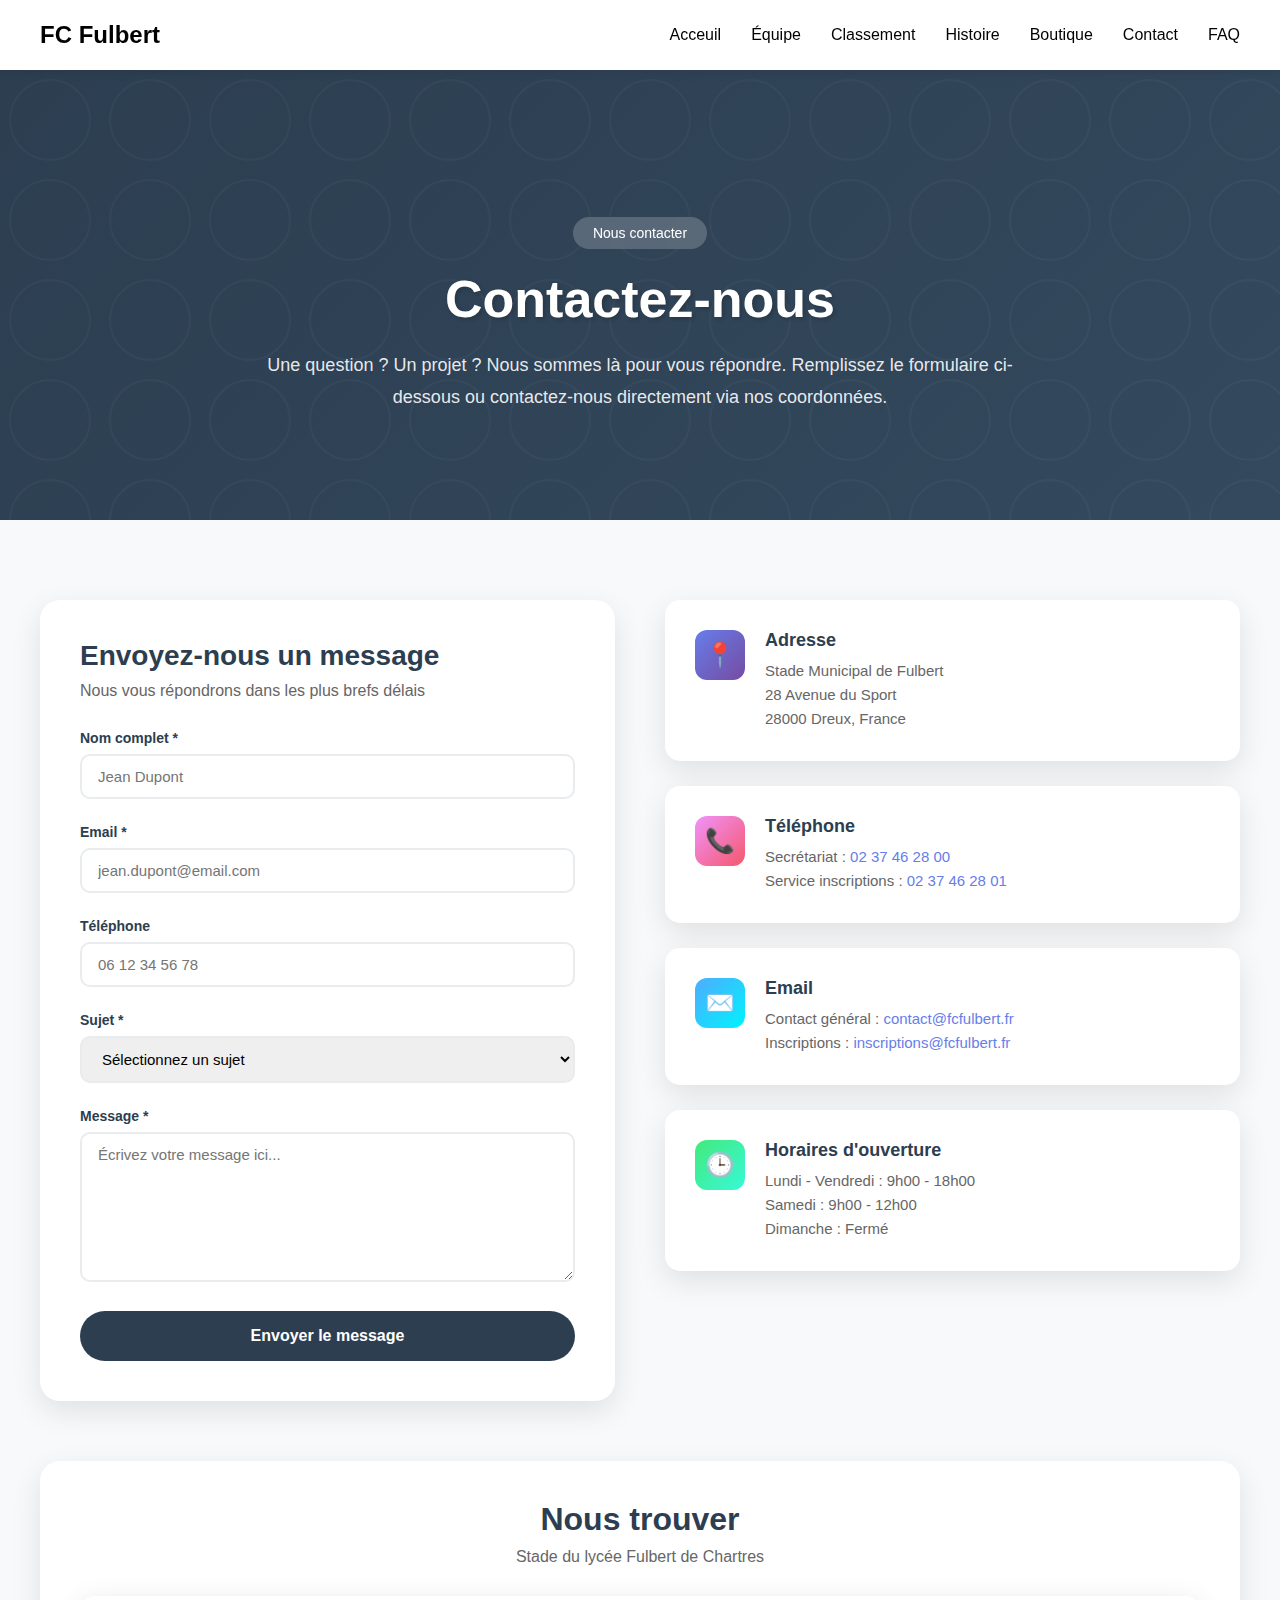
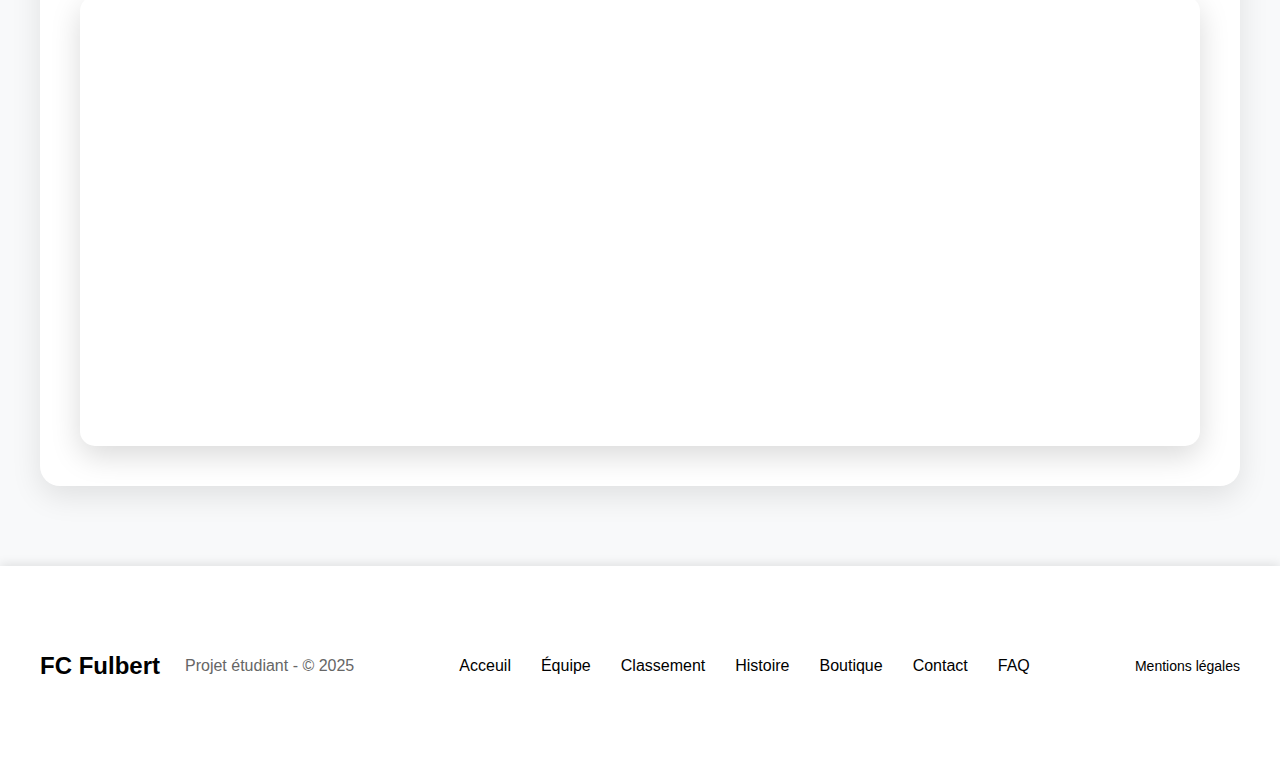
<file: contact.html>
<!DOCTYPE html>
<html lang="fr">

<head>
    <meta charset="UTF-8">
    <meta name="viewport" content="width=device-width, initial-scale=1.0">
    <meta name="google-site-verification" content="G7x3wx0NpOx8-WUu8dkcUheNcrKRiG7FVrH9g3Tgy58" />
    <title>Contact FC Fulbert | Nous Joindre, Inscription & Informations</title>
    <meta name="description" content="Contactez le FC Fulbert : formulaire de contact, adresse, téléphone, email. Renseignements sur les inscriptions, partenariats et événements.">
    
    <!-- Favicon -->
    <link rel="icon" type="image/png" href="img/Logo-FcFulbert.png">
    <link rel="shortcut icon" type="image/png" href="img/Logo-FcFulbert.png">
    <link rel="apple-touch-icon" href="img/Logo-FcFulbert.png">
    
    <link rel="stylesheet" href="config/style.css">
</head>

<body>
    <nav class="navbar">
        <div class="nav-container">
            <div class="logo"><a href="index">FC Fulbert</a></div>
            <div class="burger" id="burger">
                <span></span>
                <span></span>
                <span></span>
            </div>
            <ul class="nav-menu" id="navMenu">
                <li><a href="index">Acceuil</a></li>
                <li><a href="equipe">Équipe</a></li>
                <li><a href="classement">Classement</a></li>
                <li><a href="histoire">Histoire</a></li>
                <li><a href="boutique">Boutique</a></li>
                <li><a href="contact">Contact</a></li>
                <li><a href="faq">FAQ</a></li>
            </ul>
        </div>
    </nav>

    <!-- HERO SECTION -->
    <section class="contact-hero">
        <div class="contact-hero-content">
            <div class="contact-hero-badge">Nous contacter</div>
            <h1 class="contact-hero-title">Contactez-nous</h1>
            <p class="contact-hero-description">
                Une question ? Un projet ? Nous sommes là pour vous répondre. Remplissez le formulaire ci-dessous ou 
                contactez-nous directement via nos coordonnées.
            </p>
        </div>
    </section>

    <!-- SECTION CONTACT -->
    <section class="contact-section">
        <div class="contact-container">
            <div class="contact-grid">
                <!-- FORMULAIRE -->
                <div class="contact-form-wrapper">
                    <h2 class="form-title">Envoyez-nous un message</h2>
                    <p class="form-subtitle">Nous vous répondrons dans les plus brefs délais</p>
                    
                    <form id="contactForm">
                        <div class="form-group">
                            <label class="form-label" for="nom">Nom complet *</label>
                            <input type="text" id="nom" class="form-input" placeholder="Jean Dupont" required>
                        </div>

                        <div class="form-group">
                            <label class="form-label" for="email">Email *</label>
                            <input type="email" id="email" class="form-input" placeholder="jean.dupont@email.com" required>
                        </div>

                        <div class="form-group">
                            <label class="form-label" for="telephone">Téléphone</label>
                            <input type="tel" id="telephone" class="form-input" placeholder="06 12 34 56 78">
                        </div>

                        <div class="form-group">
                            <label class="form-label" for="sujet">Sujet *</label>
                            <select id="sujet" class="form-select" required>
                                <option value="">Sélectionnez un sujet</option>
                                <option value="inscription">Inscription / Renseignements</option>
                                <option value="partenariat">Partenariat</option>
                                <option value="evenement">Organisation d'événement</option>
                                <option value="boutique">Boutique en ligne</option>
                                <option value="autre">Autre demande</option>
                            </select>
                        </div>

                        <div class="form-group">
                            <label class="form-label" for="message">Message *</label>
                            <textarea id="message" class="form-textarea" placeholder="Écrivez votre message ici..." required></textarea>
                        </div>

                        <button type="submit" class="form-button">Envoyer le message</button>
                    </form>
                </div>

                <!-- INFORMATIONS CONTACT -->
                <div class="contact-info-wrapper">
                    <div class="info-card">
                        <div class="info-icon">📍</div>
                        <div class="info-content">
                            <h3>Adresse</h3>
                            <p>Stade Municipal de Fulbert<br>28 Avenue du Sport<br>28000 Dreux, France</p>
                        </div>
                    </div>

                    <div class="info-card">
                        <div class="info-icon">📞</div>
                        <div class="info-content">
                            <h3>Téléphone</h3>
                            <p>Secrétariat : <a href="tel:+33237462800">02 37 46 28 00</a><br>
                            Service inscriptions : <a href="tel:+33237462801">02 37 46 28 01</a></p>
                        </div>
                    </div>

                    <div class="info-card">
                        <div class="info-icon">✉️</div>
                        <div class="info-content">
                            <h3>Email</h3>
                            <p>Contact général : <a href="mailto:contact@fcfulbert.fr">contact@fcfulbert.fr</a><br>
                            Inscriptions : <a href="mailto:inscriptions@fcfulbert.fr">inscriptions@fcfulbert.fr</a></p>
                        </div>
                    </div>

                    <div class="info-card">
                        <div class="info-icon">🕒</div>
                        <div class="info-content">
                            <h3>Horaires d'ouverture</h3>
                            <p>Lundi - Vendredi : 9h00 - 18h00<br>
                            Samedi : 9h00 - 12h00<br>
                            Dimanche : Fermé</p>
                        </div>
                    </div>
                </div>
            </div>

            <!-- CARTE -->
            <div class="map-section">
                <div class="map-header">
                    <h2 class="map-title">Nous trouver</h2>
                    <p class="map-subtitle">Stade du lycée Fulbert de Chartres</p>
                </div>
                <div class="map-container">
                    <iframe src="https://www.google.com/maps/embed?pb=!1m14!1m12!1m3!1d2646.5550427697253!2d1.5081071547244058!3d48.445879102799196!2m3!1f0!2f0!3f0!3m2!1i1024!2i768!4f13.1!5e0!3m2!1sfr!2sfr!4v1760433280060!5m2!1sfr!2sfr" width="600" height="450" style="border:0;" allowfullscreen="" loading="lazy" referrerpolicy="no-referrer-when-downgrade"></iframe>
                </div>
            </div>
        </div>
    </section>

    <footer class="footer">
        <div class="footer-container">
            <div class="footer-left">
                <div class="footer-logo"><a href="index">FC Fulbert</a></div>
                <div class="footer-text">Projet étudiant - © 2025</div>
            </div>

            <ul class="footer-links">
                <li><a href="index">Acceuil</a></li>
                <li><a href="equipe">Équipe</a></li>
                <li><a href="classement">Classement</a></li>
                <li><a href="histoire">Histoire</a></li>
                <li><a href="boutique">Boutique</a></li>
                <li><a href="contact">Contact</a></li>
                <li><a href="faq">FAQ</a></li>
            </ul>

            <div class="footer-social">
                <a href="mentions" class="social-link">Mentions légales</a>
            </div>
        </div>
    </footer>

    <script src="config/javascript.js"></script>
    <script>
        // Gestion du formulaire de contact
        document.getElementById('contactForm').addEventListener('submit', function(e) {
            e.preventDefault();
            
            // Récupération des valeurs
            const nom = document.getElementById('nom').value;
            const email = document.getElementById('email').value;
            const sujet = document.getElementById('sujet').value;
            
            // Simulation d'envoi
            alert(`Merci ${nom} ! Votre message a été envoyé avec succès.\n\nNous vous répondrons à l'adresse : ${email}\n\nSujet : ${sujet}`);
            
            // Réinitialisation du formulaire
            this.reset();
        });
    </script>
</body>

</html>
</file>
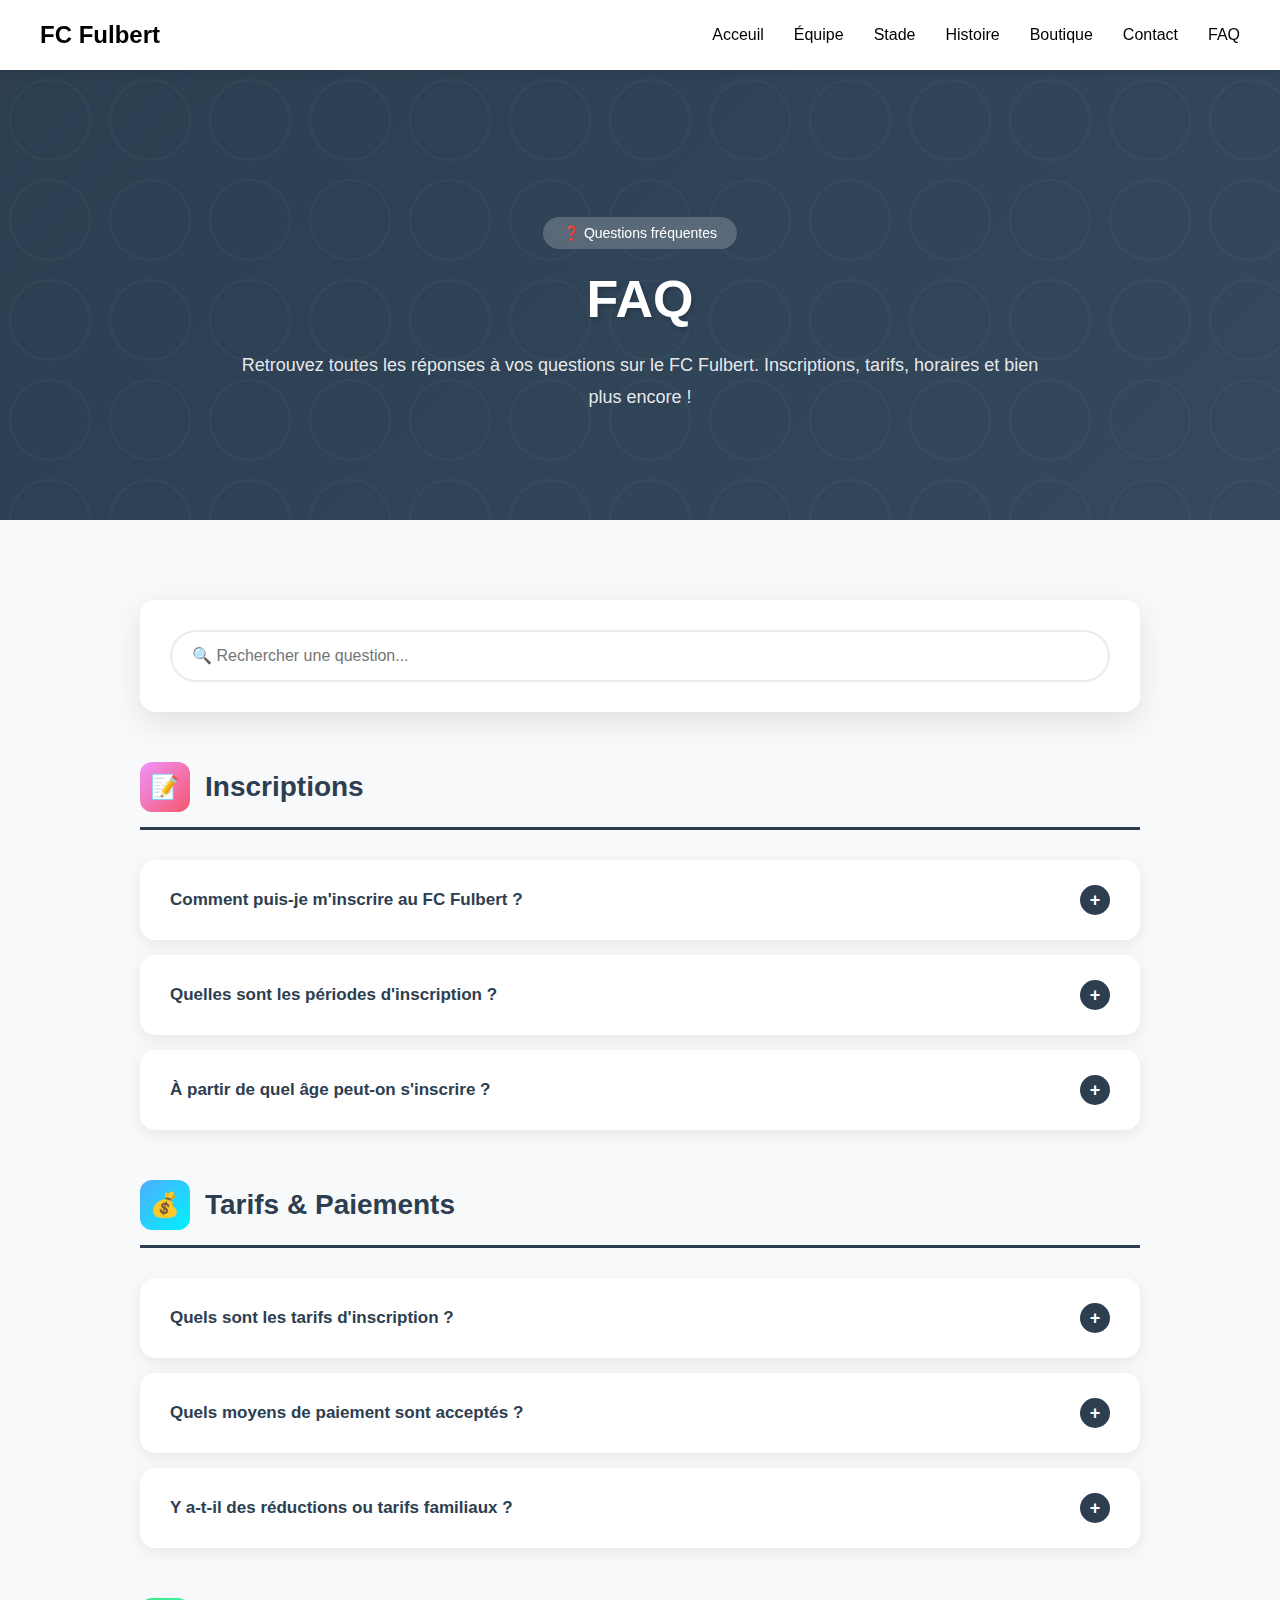
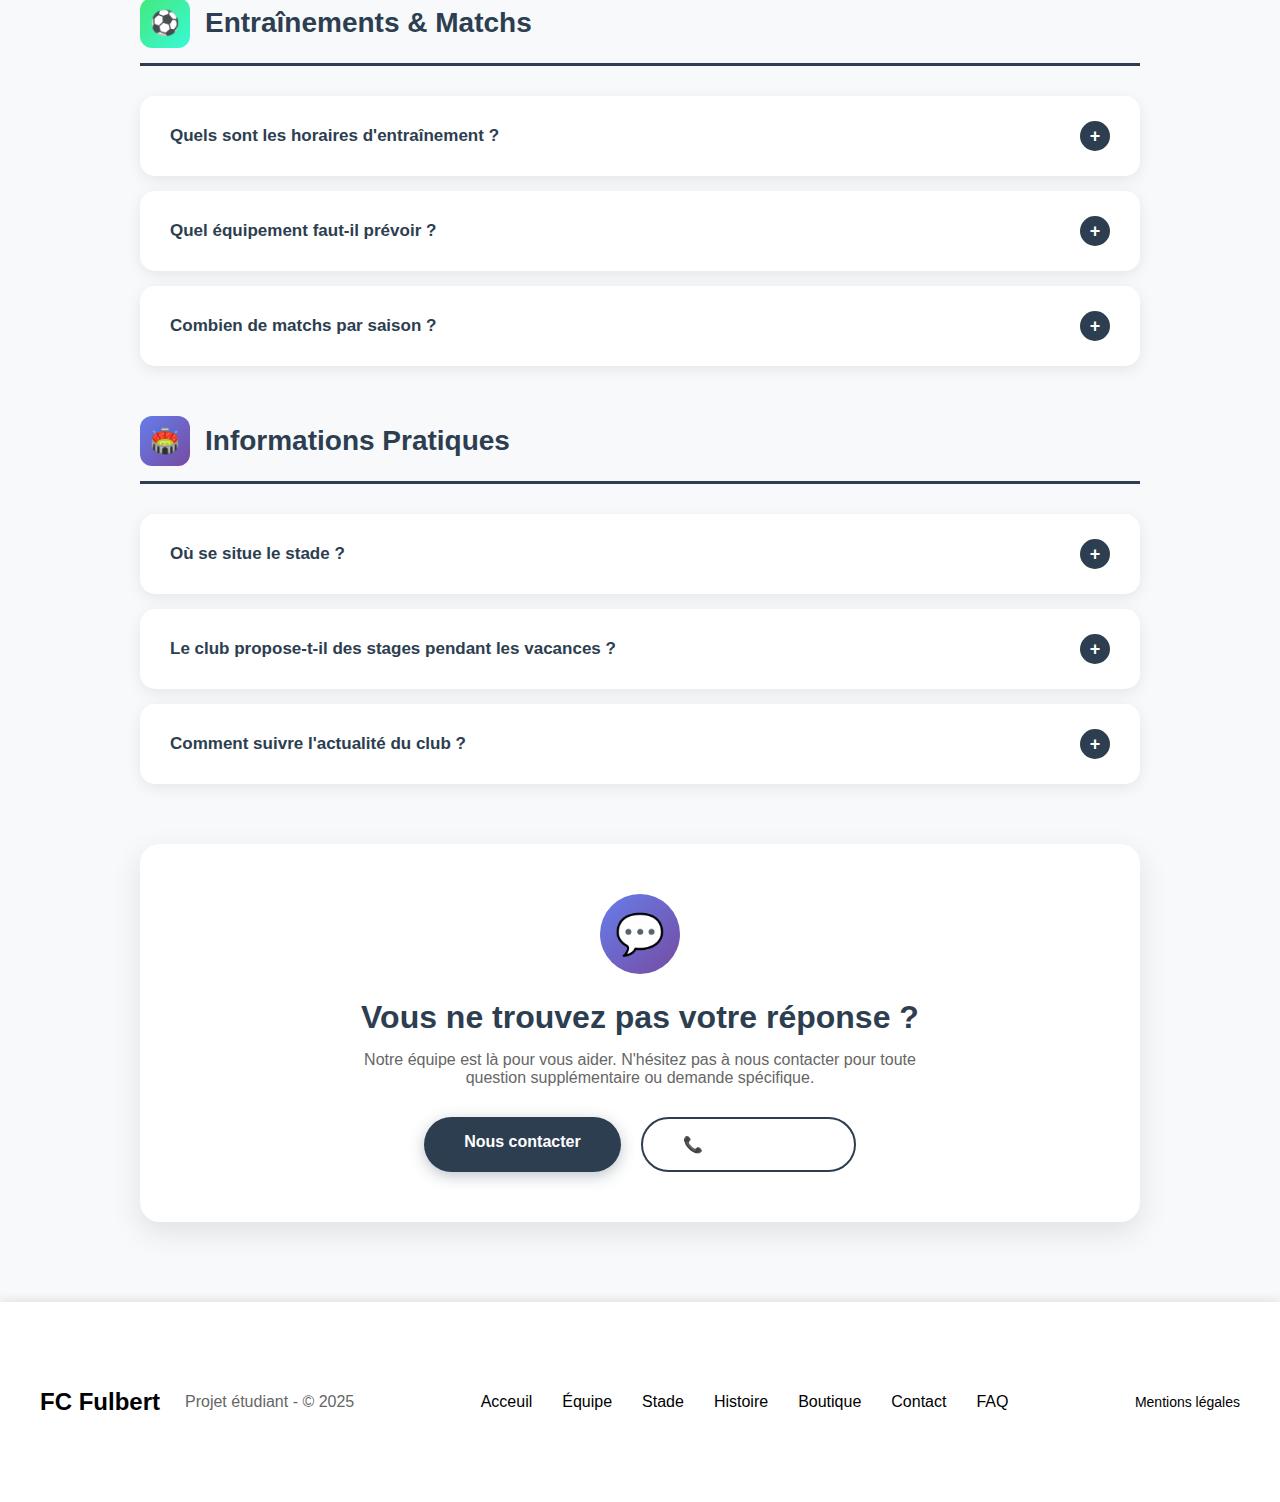
<file: faq.html>
<!DOCTYPE html>
<html lang="fr">

<head>
    <meta charset="UTF-8">
    <meta name="viewport" content="width=device-width, initial-scale=1.0">
    <meta name="google-site-verification" content="G7x3wx0NpOx8-WUu8dkcUheNcrKRiG7FVrH9g3Tgy58" />
    
    <!-- SEO Meta Tags -->
    <title>FAQ FC Fulbert | Questions Fréquentes & Informations Pratiques 2025</title>
    <meta name="description" content="Toutes les réponses à vos questions sur le FC Fulbert : inscriptions, tarifs, horaires d'entraînement, certificat médical, stages vacances. Guide complet 2025 pour rejoindre le club.">
    <meta name="keywords" content="FAQ FC Fulbert, FcFulbert questions, inscription FC Fulbert, tarifs FC Fulbert, école de football Chartres, entraînement football, stages vacances football, certificat médical football">
    <meta name="author" content="FC Fulbert">
    <meta name="robots" content="index, follow">
    
    <!-- Open Graph -->
    <meta property="og:type" content="website">
    <meta property="og:url" content="https://fc-fulbert-officiel.github.io/FcFulbert/faq">
    <meta property="og:title" content="FAQ FC Fulbert | Questions Fréquentes & Informations Pratiques">
    <meta property="og:description" content="Retrouvez toutes les réponses à vos questions sur le FC Fulbert : inscriptions, tarifs, horaires, équipements et informations pratiques.">
    <meta property="og:image" content="https://fc-fulbert-officiel.github.io/FcFulbert/img/equipe/equipe.png">
    
    <!-- Canonical Link -->
    <link rel="canonical" href="https://fc-fulbert-officiel.github.io/FcFulbert/faq">
    
    <!-- Favicon -->
    <link rel="icon" type="image/png" href="img/Logo-FcFulbert.png">
    <link rel="shortcut icon" type="image/png" href="img/Logo-FcFulbert.png">
    <link rel="apple-touch-icon" href="img/Logo-FcFulbert.png">
    
    <link rel="stylesheet" href="config/style.css">
    
    <!-- Open Graph / Facebook -->
    <meta property="og:type" content="website">
    <meta property="og:url" content="https://fc-fulbert-officiel.github.io/FcFulbert/faq.html">
    <meta property="og:title" content="FAQ FC Fulbert | Questions Fréquentes & Informations Pratiques">
    <meta property="og:description" content="Retrouvez toutes les réponses à vos questions sur le FC Fulbert : inscriptions, tarifs, horaires, équipements et informations pratiques.">
    <meta property="og:image" content="https://fc-fulbert-officiel.github.io/FcFulbert/images/og-faq.jpg">
    
    <!-- Twitter -->
    <meta property="twitter:card" content="summary_large_image">
    <meta property="twitter:url" content="https://fc-fulbert-officiel.github.io/FcFulbert/faq.html">
    <meta property="twitter:title" content="FAQ FC Fulbert | Questions Fréquentes">
    <meta property="twitter:description" content="Toutes les réponses à vos questions sur le FC Fulbert Dreux">
    <meta property="twitter:image" content="https://fc-fulbert-officiel.github.io/FcFulbert/images/twitter-faq.jpg">
    
    <!-- Schema.org pour Google -->
    <script type="application/ld+json">
    {
      "@context": "https://schema.org",
      "@type": "FAQPage",
      "mainEntity": [
        {
          "@type": "Question",
          "name": "Comment puis-je m'inscrire au FC Fulbert ?",
          "acceptedAnswer": {
            "@type": "Answer",
            "text": "L'inscription au FC Fulbert se fait en remplissant le formulaire sur notre page Contact, en fournissant un certificat médical de moins de 3 mois, une photo d'identité et en réglant les frais d'inscription."
          }
        },
        {
          "@type": "Question",
          "name": "Quels sont les tarifs d'inscription ?",
          "acceptedAnswer": {
            "@type": "Answer",
            "text": "École de Football (U6-U11) : 120€/an, Catégories Jeunes (U12-U19) : 150€/an, Seniors : 200€/an, Vétérans : 180€/an. La licence FFF est incluse."
          }
        },
        {
          "@type": "Question",
          "name": "Quels sont les horaires d'entraînement ?",
          "acceptedAnswer": {
            "@type": "Answer",
            "text": "Les horaires varient : U6-U9 le mercredi 14h-15h30 et samedi 10h-11h30, U10-U13 mercredi 14h-16h et vendredi 18h-19h30, U14-U19 mardi et jeudi 18h-20h, Seniors mardi et jeudi 20h-22h."
          }
        }
      ]
    }
    </script>
    
    <link rel="stylesheet" href="config/style.css">
</head>

<body>
    <nav class="navbar">
        <div class="nav-container">
            <div class="logo"><a href="index.html">FC Fulbert</a></div>
            <div class="burger" id="burger">
                <span></span>
                <span></span>
                <span></span>
            </div>
            <ul class="nav-menu" id="navMenu">
                <li><a href="index.html">Acceuil</a></li>
                <li><a href="equipe.html">Équipe</a></li>
                <li><a href="stade.html">Stade</a></li>
                <li><a href="histoire.html">Histoire</a></li>
                <li><a href="boutique.html">Boutique</a></li>
                <li><a href="contact.html">Contact</a></li>
                <li><a href="faq.html">FAQ</a></li>
            </ul>
        </div>
    </nav>

    <!-- HERO SECTION -->
    <section class="faq-hero">
        <div class="faq-hero-content">
            <div class="faq-hero-badge">❓ Questions fréquentes</div>
            <h1 class="faq-hero-title">FAQ</h1>
            <p class="faq-hero-description">
                Retrouvez toutes les réponses à vos questions sur le FC Fulbert. Inscriptions, tarifs, horaires 
                et bien plus encore !
            </p>
        </div>
    </section>

    <!-- SECTION FAQ -->
    <section class="faq-section">
        <div class="faq-container">
            
            <!-- BARRE DE RECHERCHE -->
            <div class="search-box">
                <input type="text" class="search-input" id="searchInput" placeholder="🔍 Rechercher une question...">
            </div>

            <!-- CATÉGORIE : INSCRIPTIONS -->
            <div class="faq-category">
                <div class="category-header">
                    <div class="category-icon">📝</div>
                    <h2 class="category-title">Inscriptions</h2>
                </div>

                <div class="faq-item">
                    <div class="faq-question">
                        <span class="question-text">Comment puis-je m'inscrire au FC Fulbert ?</span>
                        <div class="faq-icon">+</div>
                    </div>
                    <div class="faq-answer">
                        <div class="answer-content">
                            <p>L'inscription au FC Fulbert se fait en plusieurs étapes simples :</p>
                            <ul>
                                <li><strong>1. Formulaire d'inscription :</strong> Remplir le formulaire disponible sur notre page Contact ou directement au secrétariat du club</li>
                                <li><strong>2. Certificat médical :</strong> Fournir un certificat médical de non contre-indication à la pratique du football, datant de moins de 3 mois. Ce document est obligatoire pour obtenir la licence FFF</li>
                                <li><strong>3. Photo d'identité :</strong> Apporter une photo d'identité récente (format passeport) pour la licence</li>
                                <li><strong>4. Pièces justificatives :</strong> Copie de la pièce d'identité du joueur et du responsable légal (pour les mineurs)</li>
                                <li><strong>5. Paiement :</strong> Régler les frais d'inscription selon votre catégorie (possibilité de paiement échelonné)</li>
                            </ul>
                            <p><strong>Bon à savoir :</strong> Pour les renouvellements d'inscription, un questionnaire de santé peut suffire si aucune réponse n'est positive. Le certificat médical complet n'est obligatoire que tous les 3 ans.</p>
                            <p>Vous pouvez également vous inscrire directement au secrétariat du club pendant les horaires d'ouverture : Lundi-Vendredi 9h-18h, Samedi 9h-12h.</p>
                        </div>
                    </div>
                </div>

                <div class="faq-item">
                    <div class="faq-question">
                        <span class="question-text">Quelles sont les périodes d'inscription ?</span>
                        <div class="faq-icon">+</div>
                    </div>
                    <div class="faq-answer">
                        <div class="answer-content">
                            <p>Les inscriptions au FC Fulbert sont ouvertes toute l'année, mais nous distinguons plusieurs périodes clés :</p>
                            <ul>
                                <li><strong>Juin - Juillet :</strong> Pré-inscriptions pour la nouvelle saison avec tarif préférentiel (-10% avant le 15 juillet)</li>
                                <li><strong>Août :</strong> Période principale d'inscription avec journées portes ouvertes (tous les mercredis et samedis d'août)</li>
                                <li><strong>Septembre :</strong> Période de rentrée avec inscriptions tardives possibles jusqu'au 30 septembre</li>
                                <li><strong>Octobre - Mai :</strong> Inscriptions en cours d'année acceptées sous réserve de places disponibles</li>
                                <li><strong>Janvier :</strong> Période de réinscription privilégiée pour le second semestre avec tarif ajusté</li>
                            </ul>
                            <p><strong>Attention :</strong> Certaines catégories peuvent être complètes (limitation à 18 joueurs par équipe). N'hésitez pas à vous inscrire tôt pour garantir votre place !</p>
                        </div>
                    </div>
                </div>

                <div class="faq-item">
                    <div class="faq-question">
                        <span class="question-text">À partir de quel âge peut-on s'inscrire ?</span>
                        <div class="faq-icon">+</div>
                    </div>
                    <div class="faq-answer">
                        <div class="answer-content">
                            <p>Le FC Fulbert accueille les joueurs et joueuses de tous âges avec des programmes adaptés :</p>
                            <ul>
                                <li><strong>Baby Foot (U5) :</strong> À partir de 4 ans révolus - Initiation ludique au football (samedi matin uniquement)</li>
                                <li><strong>École de Football (U6-U7) :</strong> 5-6 ans - Découverte du football par le jeu</li>
                                <li><strong>École de Football (U8-U11) :</strong> 7-10 ans - Apprentissage des fondamentaux techniques</li>
                                <li><strong>Catégories Jeunes (U12-U13) :</strong> 11-12 ans - Début de la compétition en championnat</li>
                                <li><strong>Catégories Jeunes (U14-U19) :</strong> 13-18 ans - Football compétitif et formation</li>
                                <li><strong>Seniors Féminines :</strong> À partir de 16 ans - Section féminine en développement</li>
                                <li><strong>Seniors Masculins :</strong> À partir de 18 ans - Équipes évoluant en championnat régional</li>
                                <li><strong>Vétérans :</strong> Plus de 35 ans - Football loisir et compétition vétérans</li>
                            </ul>
                            <p><strong>Nouveauté 2025 :</strong> Ouverture d'une section futsal pour tous les âges dès 12 ans !</p>
                        </div>
                    </div>
                </div>
            </div>

            <!-- CATÉGORIE : TARIFS -->
            <div class="faq-category">
                <div class="category-header">
                    <div class="category-icon">💰</div>
                    <h2 class="category-title">Tarifs & Paiements</h2>
                </div>

                <div class="faq-item">
                    <div class="faq-question">
                        <span class="question-text">Quels sont les tarifs d'inscription ?</span>
                        <div class="faq-icon">+</div>
                    </div>
                    <div class="faq-answer">
                        <div class="answer-content">
                            <p>Nos tarifs sont parmi les plus compétitifs de la région et varient selon les catégories :</p>
                            <ul>
                                <li><strong>Baby Foot (U5) :</strong> 80€/an - Formule découverte 1 séance/semaine</li>
                                <li><strong>École de Football (U6-U11) :</strong> 120€/an - Licence FFF incluse</li>
                                <li><strong>Catégories Jeunes (U12-U19) :</strong> 150€/an - Licence FFF + équipement complet inclus</li>
                                <li><strong>Seniors Masculins :</strong> 200€/an - Licence FFF + 2 jeux de maillots inclus</li>
                                <li><strong>Seniors Féminines :</strong> 180€/an - Licence FFF + équipement complet</li>
                                <li><strong>Vétérans (+ de 35 ans) :</strong> 180€/an - Formule loisir et compétition</li>
                                <li><strong>Section Futsal :</strong> 100€/an en complément (50€ si déjà licencié football)</li>
                            </ul>
                            <p><strong>Ces tarifs comprennent :</strong> La licence FFF obligatoire, l'assurance, l'accès aux installations, l'encadrement diplômé, et les équipements de match (maillots, shorts, chaussettes).</p>
                            <p><strong>Frais supplémentaires éventuels :</strong> Survêtement d'entraînement (optionnel) : 45€, Short/maillot d'entraînement : 25€</p>
                        </div>
                    </div>
                </div>

                <div class="faq-item">
                    <div class="faq-question">
                        <span class="question-text">Quels moyens de paiement sont acceptés ?</span>
                        <div class="faq-icon">+</div>
                    </div>
                    <div class="faq-answer">
                        <div class="answer-content">
                            <p>Pour faciliter votre inscription, nous acceptons plusieurs modes de paiement :</p>
                            <ul>
                                <li><strong>Espèces :</strong> Paiement comptant au secrétariat</li>
                                <li><strong>Chèques bancaires :</strong> À l'ordre du "FC Fulbert" - Possibilité de chèques différés</li>
                                <li><strong>Virements bancaires :</strong> IBAN fourni lors de l'inscription</li>
                                <li><strong>Carte bancaire :</strong> Paiement sur place au secrétariat (avec terminal CB)</li>
                                <li><strong>Paiement échelonné :</strong> En 3 fois sans frais (septembre, novembre, janvier)</li>
                                <li><strong>Chèques vacances (ANCV) :</strong> Acceptés pour tout ou partie du règlement</li>
                                <li><strong>Pass'Sport :</strong> Aide de 50€ de l'État pour les 6-18 ans (déduite du montant)</li>
                                <li><strong>Coupons sport :</strong> Acceptés (CAF, comités d'entreprise, municipalité)</li>
                            </ul>
                            <p><strong>Facilités de paiement :</strong> En cas de difficultés financières, n'hésitez pas à contacter le secrétariat. Des solutions peuvent être trouvées (paiement en plusieurs fois, réductions spécifiques).</p>
                        </div>
                    </div>
                </div>

                <div class="faq-item">
                    <div class="faq-question">
                        <span class="question-text">Y a-t-il des réductions ou tarifs familiaux ?</span>
                        <div class="faq-icon">+</div>
                    </div>
                    <div class="faq-answer">
                        <div class="answer-content">
                            <p>Oui ! Le FC Fulbert propose plusieurs types de réductions pour rendre le football accessible à tous :</p>
                            <ul>
                                <li><strong>Tarif famille nombreuse :</strong>
                                    <ul>
                                        <li>-15% sur le 2ème enfant inscrit</li>
                                        <li>-25% sur le 3ème enfant inscrit</li>
                                        <li>-35% à partir du 4ème enfant inscrit</li>
                                    </ul>
                                </li>
                                <li><strong>Pass'Sport 2025 :</strong> Aide de 50€ pour les jeunes de 6 à 18 ans éligibles (conditions de ressources). Cumulable avec le tarif famille</li>
                                <li><strong>Tarif solidarité :</strong> Réduction de 30 à 50% pour les familles bénéficiaires du RSA, AAH ou ASS (sur justificatif)</li>
                                <li><strong>Bourse municipale :</strong> La ville de Dreux propose des aides au sport. Renseignements en mairie</li>
                                <li><strong>Tarif préférentiel :</strong> -10% pour les inscriptions avant le 15 juillet</li>
                                <li><strong>Parrainage :</strong> 20€ de réduction pour le parrain et le filleul lors d'une nouvelle inscription</li>
                            </ul>
                            <p><strong>Exemple concret :</strong> Pour une famille avec 3 enfants inscrits en U8, U11 et U13 : 120€ + 102€ (-15%) + 90€ (-25%) = 312€ au lieu de 360€, soit 48€ d'économie !</p>
                        </div>
                    </div>
                </div>
            </div>

            <!-- CATÉGORIE : ENTRAÎNEMENTS -->
            <div class="faq-category">
                <div class="category-header">
                    <div class="category-icon">⚽</div>
                    <h2 class="category-title">Entraînements & Matchs</h2>
                </div>

                <div class="faq-item">
                    <div class="faq-question">
                        <span class="question-text">Quels sont les horaires d'entraînement ?</span>
                        <div class="faq-icon">+</div>
                    </div>
                    <div class="faq-answer">
                        <div class="answer-content">
                            <p>Les horaires d'entraînement sont adaptés à chaque catégorie pour optimiser l'apprentissage :</p>
                            <ul>
                                <li><strong>U5-U6 (Baby Foot) :</strong> Samedi 10h00-11h00 - 1 séance hebdomadaire d'initiation</li>
                                <li><strong>U7-U9 (Débutants) :</strong> 
                                    <ul>
                                        <li>Mercredi 14h00-15h30</li>
                                        <li>Samedi 10h00-11h30</li>
                                    </ul>
                                </li>
                                <li><strong>U10-U11 (Poussins) :</strong>
                                    <ul>
                                        <li>Mercredi 14h00-16h00</li>
                                        <li>Vendredi 18h00-19h30</li>
                                    </ul>
                                </li>
                                <li><strong>U12-U13 (Benjamins) :</strong>
                                    <ul>
                                        <li>Mardi 18h00-19h30</li>
                                        <li>Jeudi 18h00-19h30</li>
                                        <li>Samedi 14h00-15h30 (séance physique)</li>
                                    </ul>
                                </li>
                                <li><strong>U14-U15 (Minimes) :</strong>
                                    <ul>
                                        <li>Lundi 18h30-20h00</li>
                                        <li>Jeudi 18h30-20h00</li>
                                    </ul>
                                </li>
                                <li><strong>U16-U19 (Cadets/Juniors) :</strong>
                                    <ul>
                                        <li>Mardi 20h00-22h00</li>
                                        <li>Jeudi 20h00-22h00</li>
                                    </ul>
                                </li>
                                <li><strong>Seniors Masculins :</strong>
                                    <ul>
                                        <li>Mardi 20h00-22h00 (technique/tactique)</li>
                                        <li>Jeudi 20h00-22h00 (physique/opposition)</li>
                                        <li>Vendredi 19h00-20h00 (séance optionnelle gardiens)</li>
                                    </ul>
                                </li>
                                <li><strong>Seniors Féminines :</strong>
                                    <ul>
                                        <li>Lundi 20h00-21h30</li>
                                        <li>Mercredi 20h00-21h30</li>
                                    </ul>
                                </li>
                                <li><strong>Vétérans :</strong>
                                    <ul>
                                        <li>Mercredi 19h00-20h30 (séance loisir)</li>
                                    </ul>
                                </li>
                            </ul>
                            <p><strong>Matchs :</strong> Les matchs se déroulent généralement le samedi (jeunes) et le dimanche (seniors). Les horaires précis sont communiqués chaque semaine.</p>
                            <p><strong>Présence :</strong> L'assiduité aux entraînements est importante pour la progression et la cohésion de l'équipe.</p>
                        </div>
                    </div>
                </div>

                <div class="faq-item">
                    <div class="faq-question">
                        <span class="question-text">Quel équipement faut-il prévoir ?</span>
                        <div class="faq-icon">+</div>
                    </div>
                    <div class="faq-answer">
                        <div class="answer-content">
                            <p>Pour participer aux entraînements, voici l'équipement nécessaire :</p>
                            <ul>
                                <li><strong>Obligatoire :</strong>
                                    <ul>
                                        <li>Chaussures de football avec crampons (moulés ou vissés selon le terrain)</li>
                                        <li>Protège-tibias (obligatoires en entraînement et match)</li>
                                        <li>Short et t-shirt de sport</li>
                                        <li>Chaussettes hautes</li>
                                    </ul>
                                </li>
                                <li><strong>Recommandé :</strong>
                                    <ul>
                                        <li>Bouteille d'eau (1L minimum)</li>
                                        <li>Sac de sport</li>
                                        <li>Vêtements de rechange</li>
                                        <li>K-way ou coupe-vent (selon la météo)</li>
                                    </ul>
                                </li>
                                <li><strong>Optionnel :</strong>
                                    <ul>
                                        <li>Gants de gardien (pour les gardiens)</li>
                                        <li>Sous-vêtements thermiques (hiver)</li>
                                        <li>Chaussures de futsal (pour la section futsal)</li>
                                    </ul>
                                </li>
                            </ul>
                            <p><strong>Le club fournit :</strong> Maillots, shorts et chaussettes pour les matchs officiels. Un jeu complet d'équipement domicile et extérieur.</p>
                            <p><strong>Conseil :</strong> Marquez tous les équipements au nom de votre enfant pour éviter les pertes !</p>
                        </div>
                    </div>
                </div>

                <div class="faq-item">
                    <div class="faq-question">
                        <span class="question-text">Combien de matchs par saison ?</span>
                        <div class="faq-icon">+</div>
                    </div>
                    <div class="faq-answer">
                        <div class="answer-content">
                            <p>Le nombre de matchs dépend de votre catégorie et du niveau de compétition :</p>
                            <ul>
                                <li><strong>U5-U6 (Baby Foot) :</strong> Pas de matchs officiels - Plateaux découverte mensuels</li>
                                <li><strong>U7-U9 (École de Football) :</strong> Plateaux tous les 2-3 semaines (environ 12-15 par saison) - Pas de classement</li>
                                <li><strong>U10-U11 :</strong> 18-20 matchs de championnat départemental + 2-3 tournois</li>
                                <li><strong>U12-U13 :</strong> 22 matchs de championnat + Coupe du District (3-5 matchs)</li>
                                <li><strong>U14-U15 :</strong> 22 matchs de championnat + Coupe de l'Eure-et-Loir (4-6 matchs)</li>
                                <li><strong>U16-U19 :</strong> 22-26 matchs selon la poule + Coupes départementale et régionale</li>
                                <li><strong>Seniors :</strong> 26 matchs de championnat + Coupe de France (si qualification) + Coupe régionale</li>
                                <li><strong>Vétérans :</strong> 16-18 matchs selon le championnat choisi (compétitif ou loisir)</li>
                            </ul>
                            <p><strong>Calendrier :</strong> La saison s'étend généralement de début septembre à fin mai, avec une trêve hivernale en décembre-janvier.</p>
                            <p><strong>À domicile/Extérieur :</strong> Environ 50% des matchs se jouent à domicile au Stade de Fulbert.</p>
                        </div>
                    </div>
                </div>
            </div>

            <!-- CATÉGORIE : PRATIQUE -->
            <div class="faq-category">
                <div class="category-header">
                    <div class="category-icon">🏟️</div>
                    <h2 class="category-title">Informations Pratiques</h2>
                </div>

                <div class="faq-item">
                    <div class="faq-question">
                        <span class="question-text">Où se situe le stade ?</span>
                        <div class="faq-icon">+</div>
                    </div>
                    <div class="faq-answer">
                        <div class="answer-content">
                            <p><strong>Adresse complète :</strong> Stade Municipal de Fulbert, 28 Avenue du Sport, 28000 Dreux</p>
                            <p><strong>Accès en voiture :</strong></p>
                            <ul>
                                <li>Parking gratuit de 150 places</li>
                                <li>Accès direct depuis la D928</li>
                                <li>À 5 minutes du centre-ville de Dreux</li>
                            </ul>
                            <p><strong>Transports en commun :</strong></p>
                            <ul>
                                <li>Bus ligne 3, arrêt "Stade Municipal" (2 min à pied)</li>
                                <li>Bus ligne 7, arrêt "Avenue du Sport" (5 min à pied)</li>
                            </ul>
                            <p><strong>Installations :</strong> 2 terrains en herbe, 1 terrain synthétique, vestiaires, club-house, buvette.</p>
                        </div>
                    </div>
                </div>

                <div class="faq-item">
                    <div class="faq-question">
                        <span class="question-text">Le club propose-t-il des stages pendant les vacances ?</span>
                        <div class="faq-icon">+</div>
                    </div>
                    <div class="faq-answer">
                        <div class="answer-content">
                            <p>Oui ! Le FC Fulbert organise des stages pendant toutes les périodes de vacances scolaires :</p>
                            <ul>
                                <li><strong>Stages d'été (Juillet) :</strong>
                                    <ul>
                                        <li>2 semaines complètes</li>
                                        <li>Pour les 6-14 ans</li>
                                        <li>Horaires : 8h30-17h30 avec repas du midi inclus</li>
                                        <li>Tarif : 120€/semaine (100€ pour les licenciés)</li>
                                    </ul>
                                </li>
                                <li><strong>Stages vacances Toussaint, Noël, Hiver, Pâques :</strong>
                                    <ul>
                                        <li>1 semaine par période de vacances</li>
                                        <li>Pour les 6-12 ans</li>
                                        <li>Horaires : 9h00-17h00 avec repas du midi</li>
                                        <li>Tarif : 80€/semaine (70€ pour les licenciés)</li>
                                    </ul>
                                </li>
                                <li><strong>Stage Gardiens de but :</strong>
                                    <ul>
                                        <li>1 semaine en août</li>
                                        <li>Pour les 10-16 ans</li>
                                        <li>Encadrement spécialisé avec entraîneur gardiens diplômé</li>
                                        <li>Tarif : 100€/semaine</li>
                                    </ul>
                                </li>
                            </ul>
                            <p><strong>Au programme :</strong> Entraînements techniques, matchs, tournois, activités ludiques, initiation arbitrage.</p>
                            <p><strong>Inscriptions :</strong> Ouvertes 1 mois avant chaque stage. Places limitées à 40 participants par semaine.</p>
                        </div>
                    </div>
                </div>

                <div class="faq-item">
                    <div class="faq-question">
                        <span class="question-text">Comment suivre l'actualité du club ?</span>
                        <div class="faq-icon">+</div>
                    </div>
                    <div class="faq-answer">
                        <div class="answer-content">
                            <p>Restez informés de toute l'actualité du FC Fulbert via nos différents canaux :</p>
                            <ul>
                                <li><strong>Site web officiel :</strong> www.fcfulbert.fr - Actualités, résultats, calendriers, photos</li>
                                <li><strong>Facebook :</strong> FC Fulbert Officiel - Publications quotidiennes, lives des matchs</li>
                                <li><strong>Instagram :</strong> @fcfulbert - Photos, stories, coulisses du club</li>
                                <li><strong>Twitter :</strong> @FCFulbert - Résultats en direct, infos express</li>
                                <li><strong>Newsletter mensuelle :</strong> Inscription gratuite sur le site - Résumé du mois, événements à venir</li>
                                <li><strong>Application mobile :</strong> "FC Fulbert" (iOS et Android) - Notifications en temps réel</li>
                                <li><strong>WhatsApp :</strong> Groupes par équipe pour les informations rapides (entraîneurs/parents)</li>
                            </ul>
                            <p><strong>Contact direct :</strong> contact@fcfulbert.fr ou 02 37 46 28 00</p>
                        </div>
                    </div>
                </div>
            </div>

            <!-- SECTION CONTACT -->
            <div class="faq-contact-section">
                <div class="contact-icon">💬</div>
                <h3 class="contact-title">Vous ne trouvez pas votre réponse ?</h3>
                <p class="contact-description">
                    Notre équipe est là pour vous aider. N'hésitez pas à nous contacter pour toute question 
                    supplémentaire ou demande spécifique.
                </p>
                <div class="contact-buttons">
                    <a href="contact.html" class="btn btn-primary">Nous contacter</a>
                    <a href="tel:+33237462800" class="btn btn-secondary">📞 02 37 46 28 00</a>
                </div>
            </div>

        </div>
    </section>

    <footer class="footer">
        <div class="footer-container">
            <div class="footer-left">
                <div class="footer-logo"><a href="index.html">FC Fulbert</a></div>
                <div class="footer-text">Projet étudiant - © 2025</div>
            </div>

            <ul class="footer-links">
                <li><a href="index.html">Acceuil</a></li>
                <li><a href="equipe.html">Équipe</a></li>
                <li><a href="stade.html">Stade</a></li>
                <li><a href="histoire.html">Histoire</a></li>
                <li><a href="boutique.html">Boutique</a></li>
                <li><a href="contact.html">Contact</a></li>
                <li><a href="faq.html">FAQ</a></li>
            </ul>

            <div class="footer-social">
                <a href="mentions.html" class="social-link">Mentions légales</a>
            </div>
        </div>
    </footer>

    <script src="config/javascript.js"></script>
    <script>
        // Gestion des accordéons FAQ
        document.querySelectorAll('.faq-question').forEach(question => {
            question.addEventListener('click', function() {
                const faqItem = this.parentElement;
                const wasActive = faqItem.classList.contains('active');
                
                // Fermer tous les autres items
                document.querySelectorAll('.faq-item').forEach(item => {
                    item.classList.remove('active');
                });
                
                // Ouvrir l'item cliqué s'il n'était pas déjà ouvert
                if (!wasActive) {
                    faqItem.classList.add('active');
                }
            });
        });

        // Fonction de recherche
        document.getElementById('searchInput').addEventListener('input', function(e) {
            const searchTerm = e.target.value.toLowerCase();
            const faqItems = document.querySelectorAll('.faq-item');
            
            faqItems.forEach(item => {
                const question = item.querySelector('.question-text').textContent.toLowerCase();
                const answer = item.querySelector('.answer-content').textContent.toLowerCase();
                
                if (question.includes(searchTerm) || answer.includes(searchTerm)) {
                    item.style.display = 'block';
                    
                    // Ouvrir automatiquement si recherche active
                    if (searchTerm.length > 2) {
                        item.classList.add('active');
                    }
                } else {
                    item.style.display = 'none';
                }
            });
            
            // Si recherche vide, tout réafficher et fermer les accordéons
            if (searchTerm === '') {
                faqItems.forEach(item => {
                    item.style.display = 'block';
                    item.classList.remove('active');
                });
            }
        });
    </script>
</body>

</html>
</file>
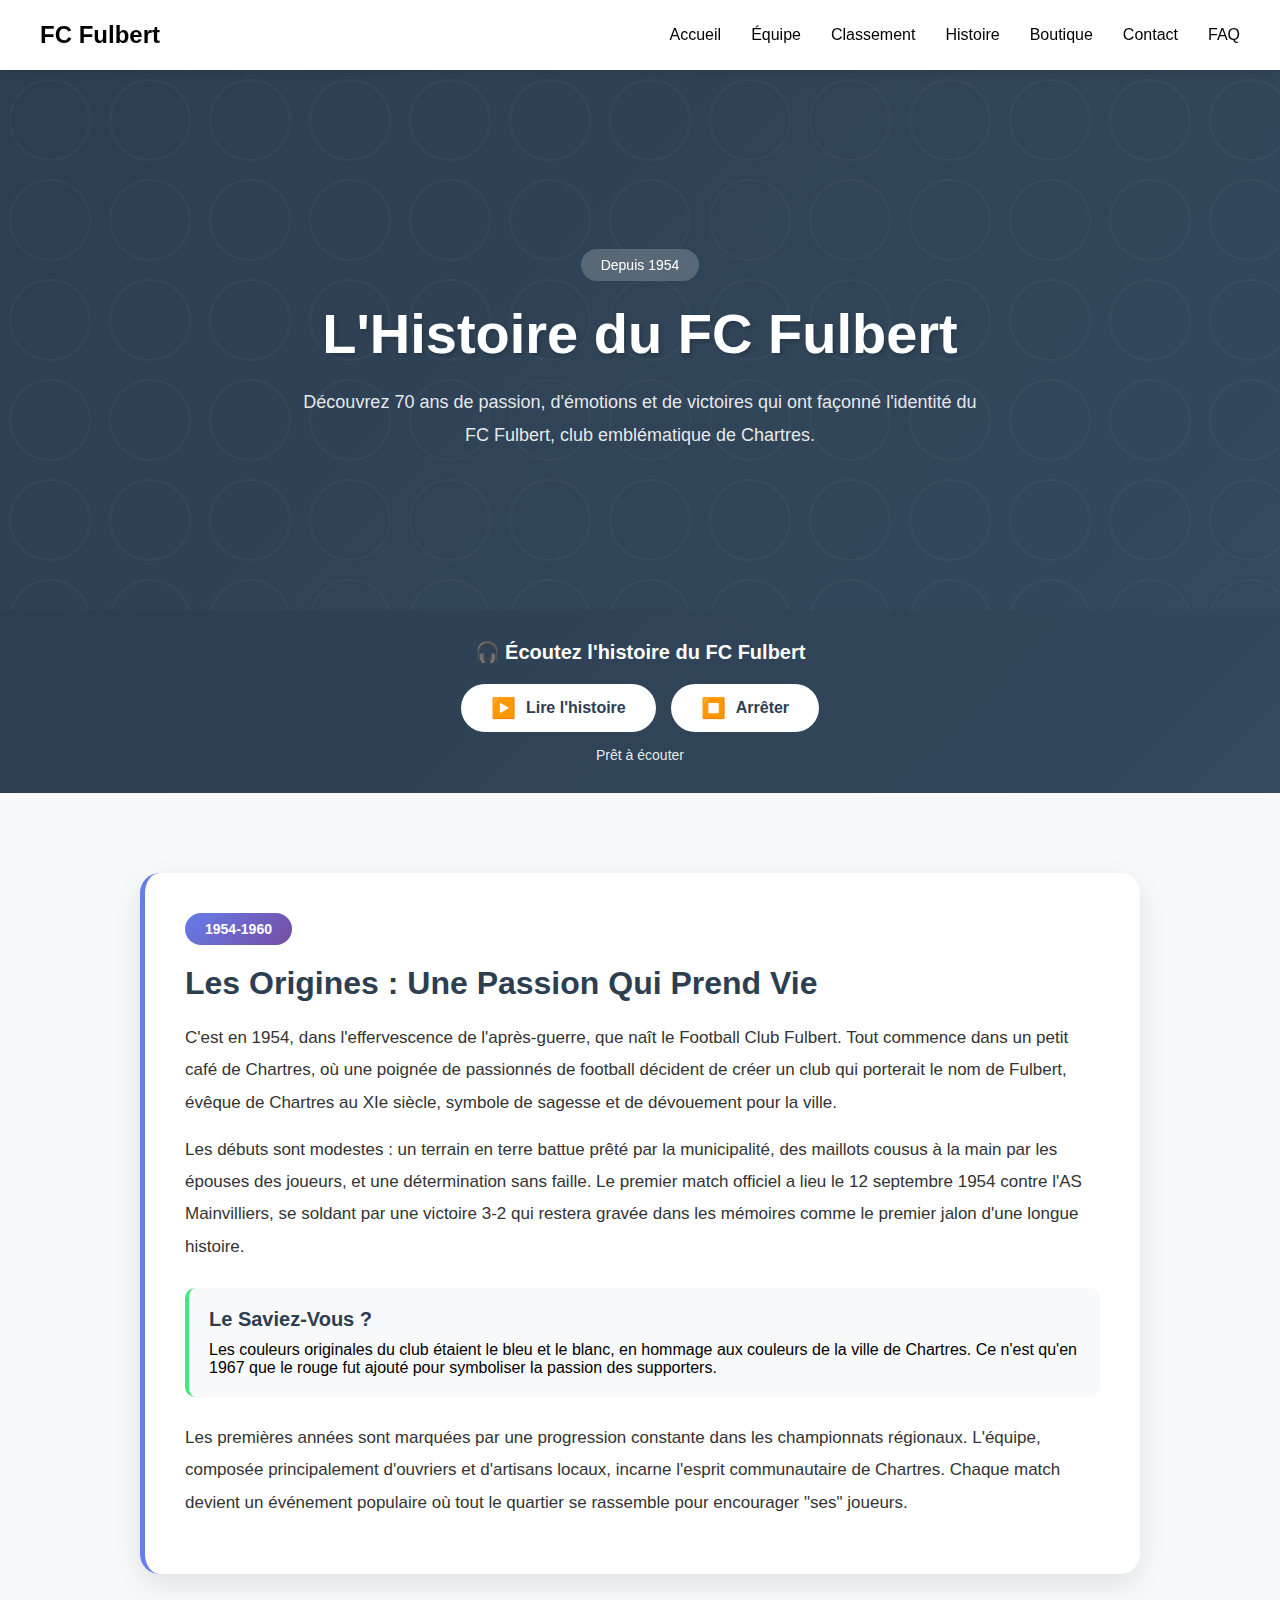
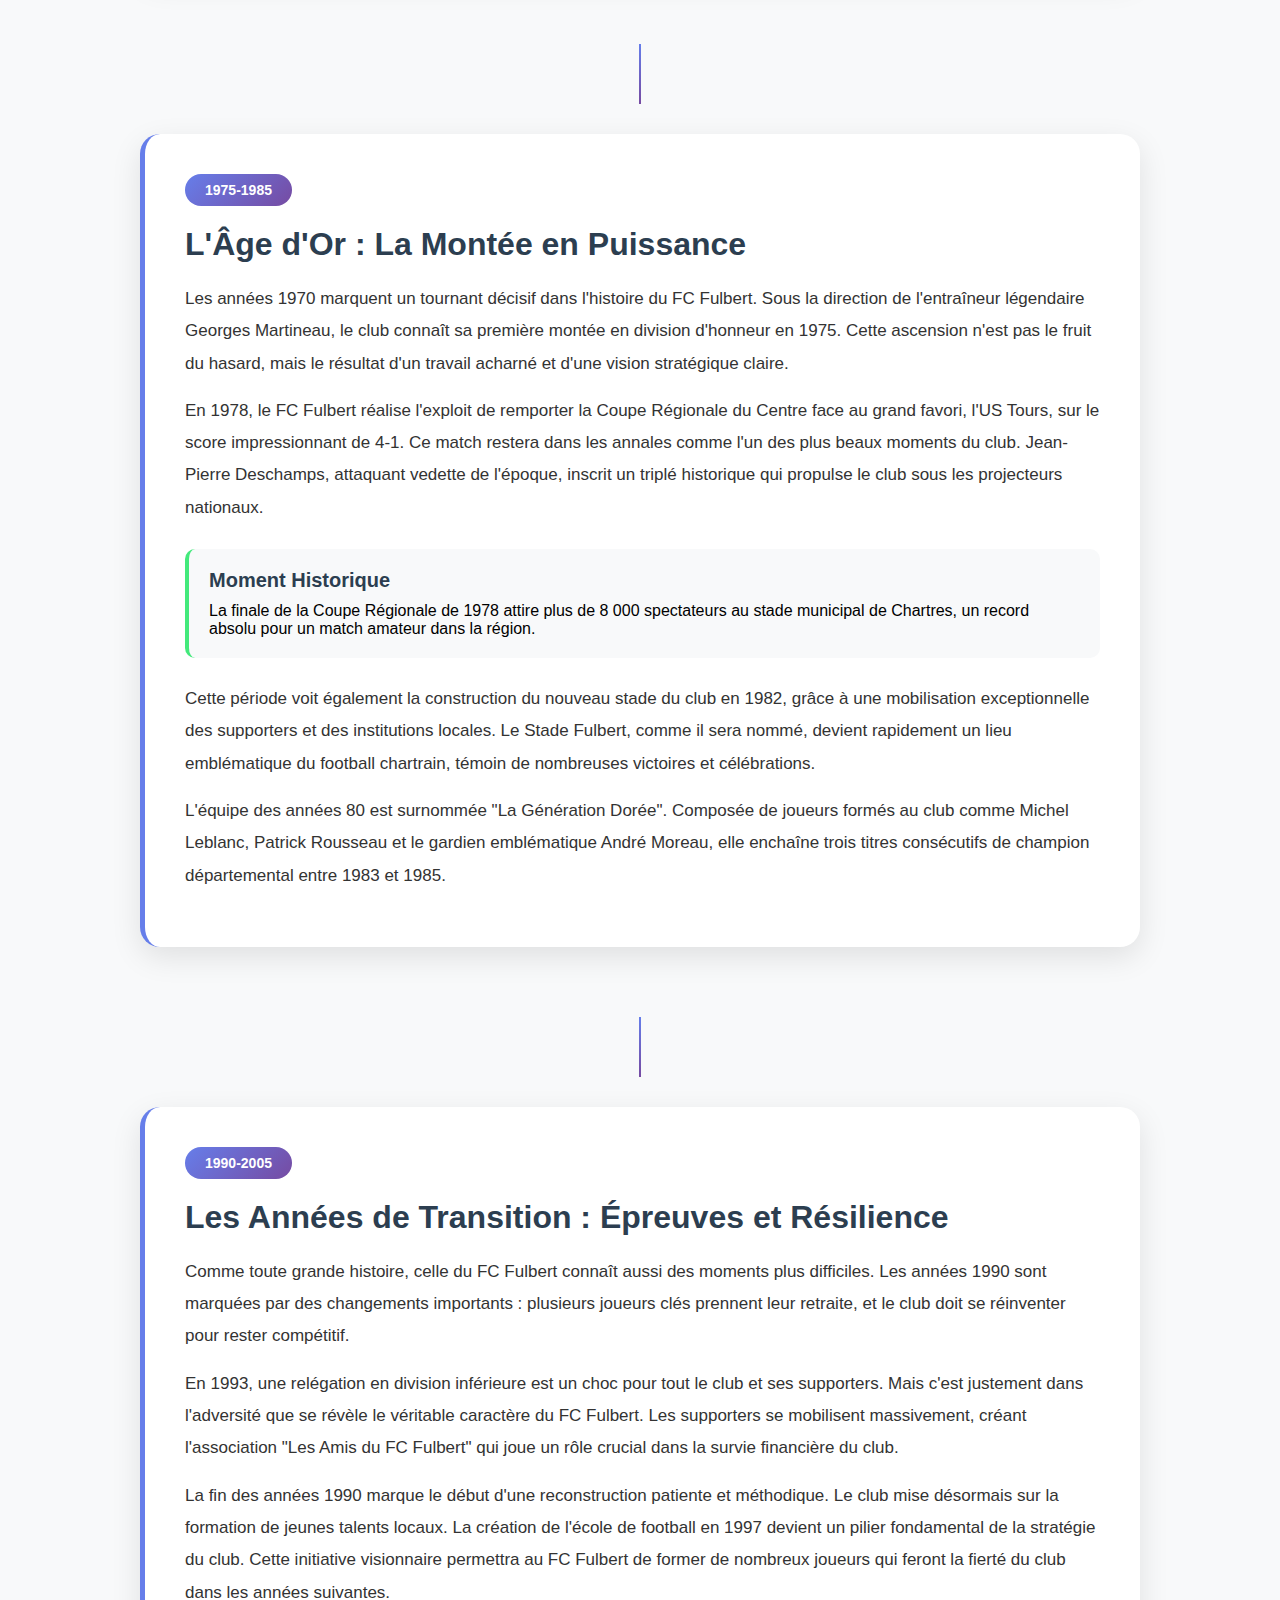
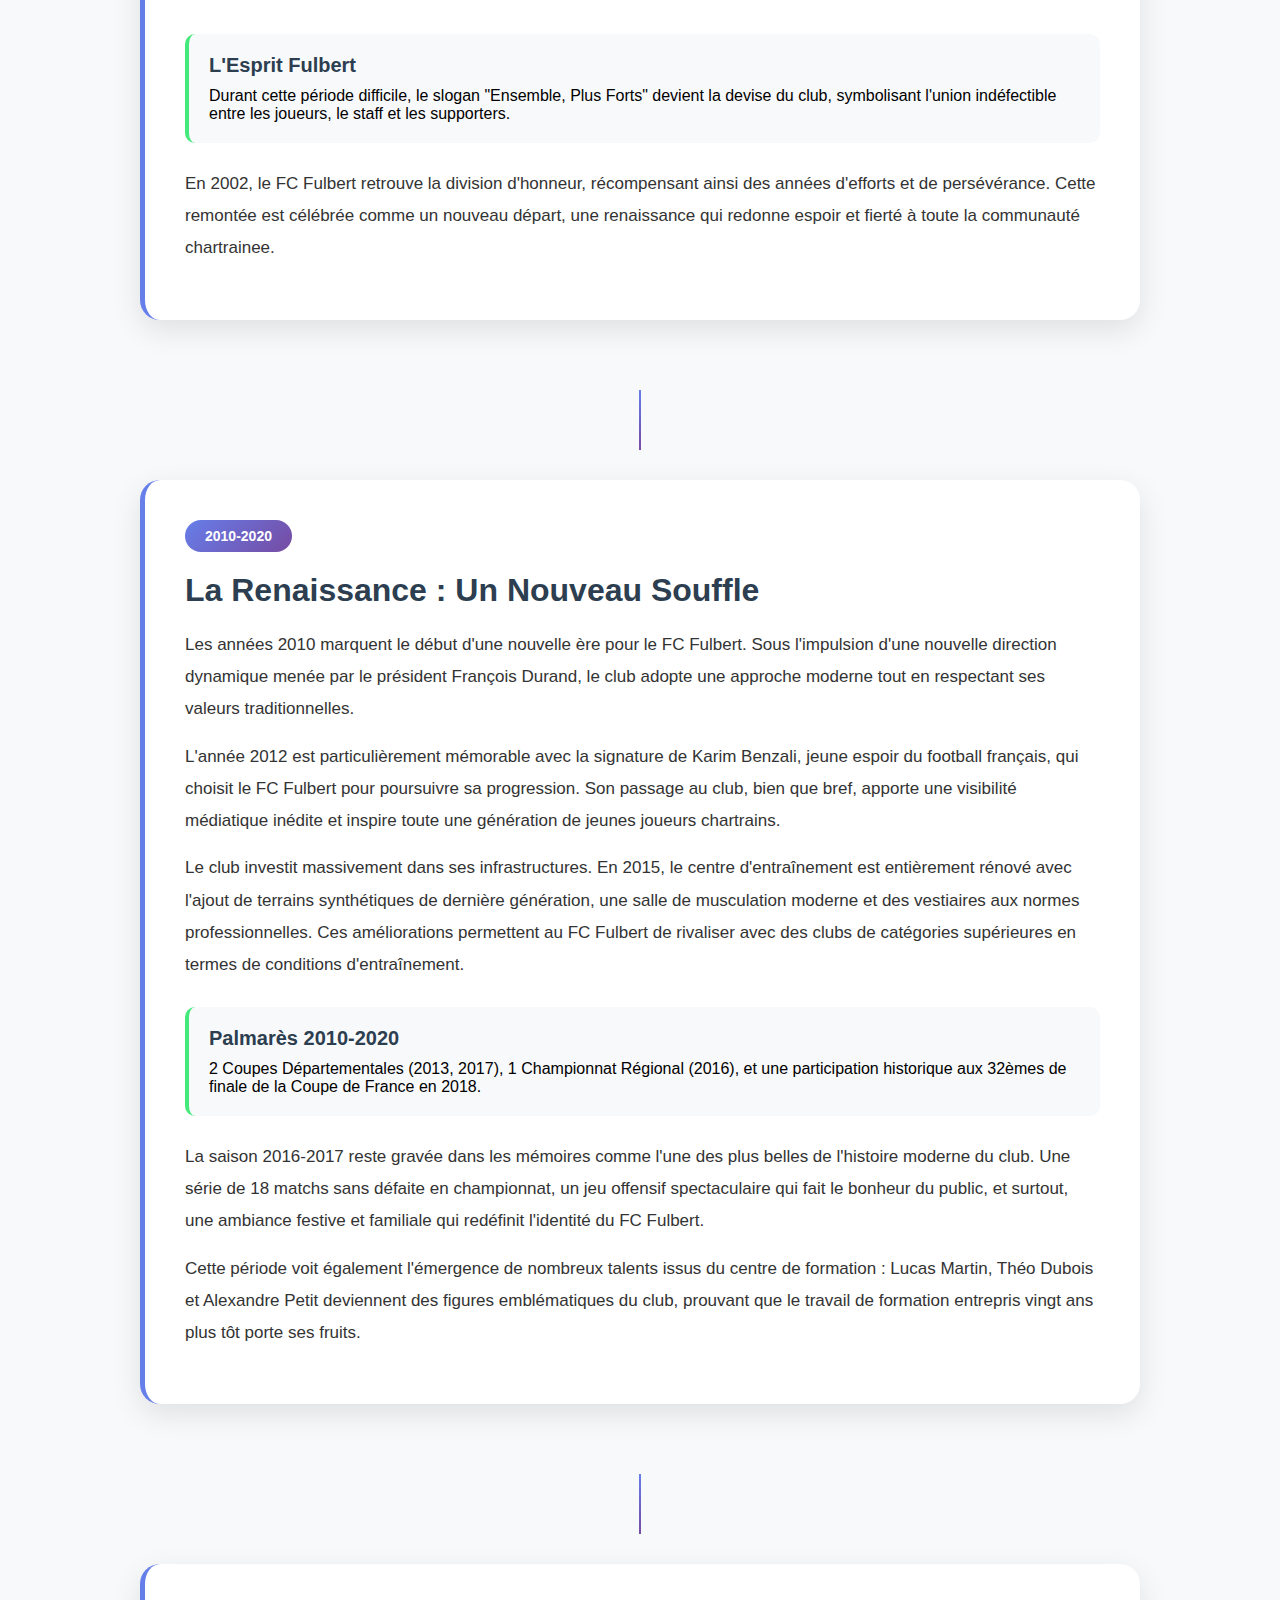
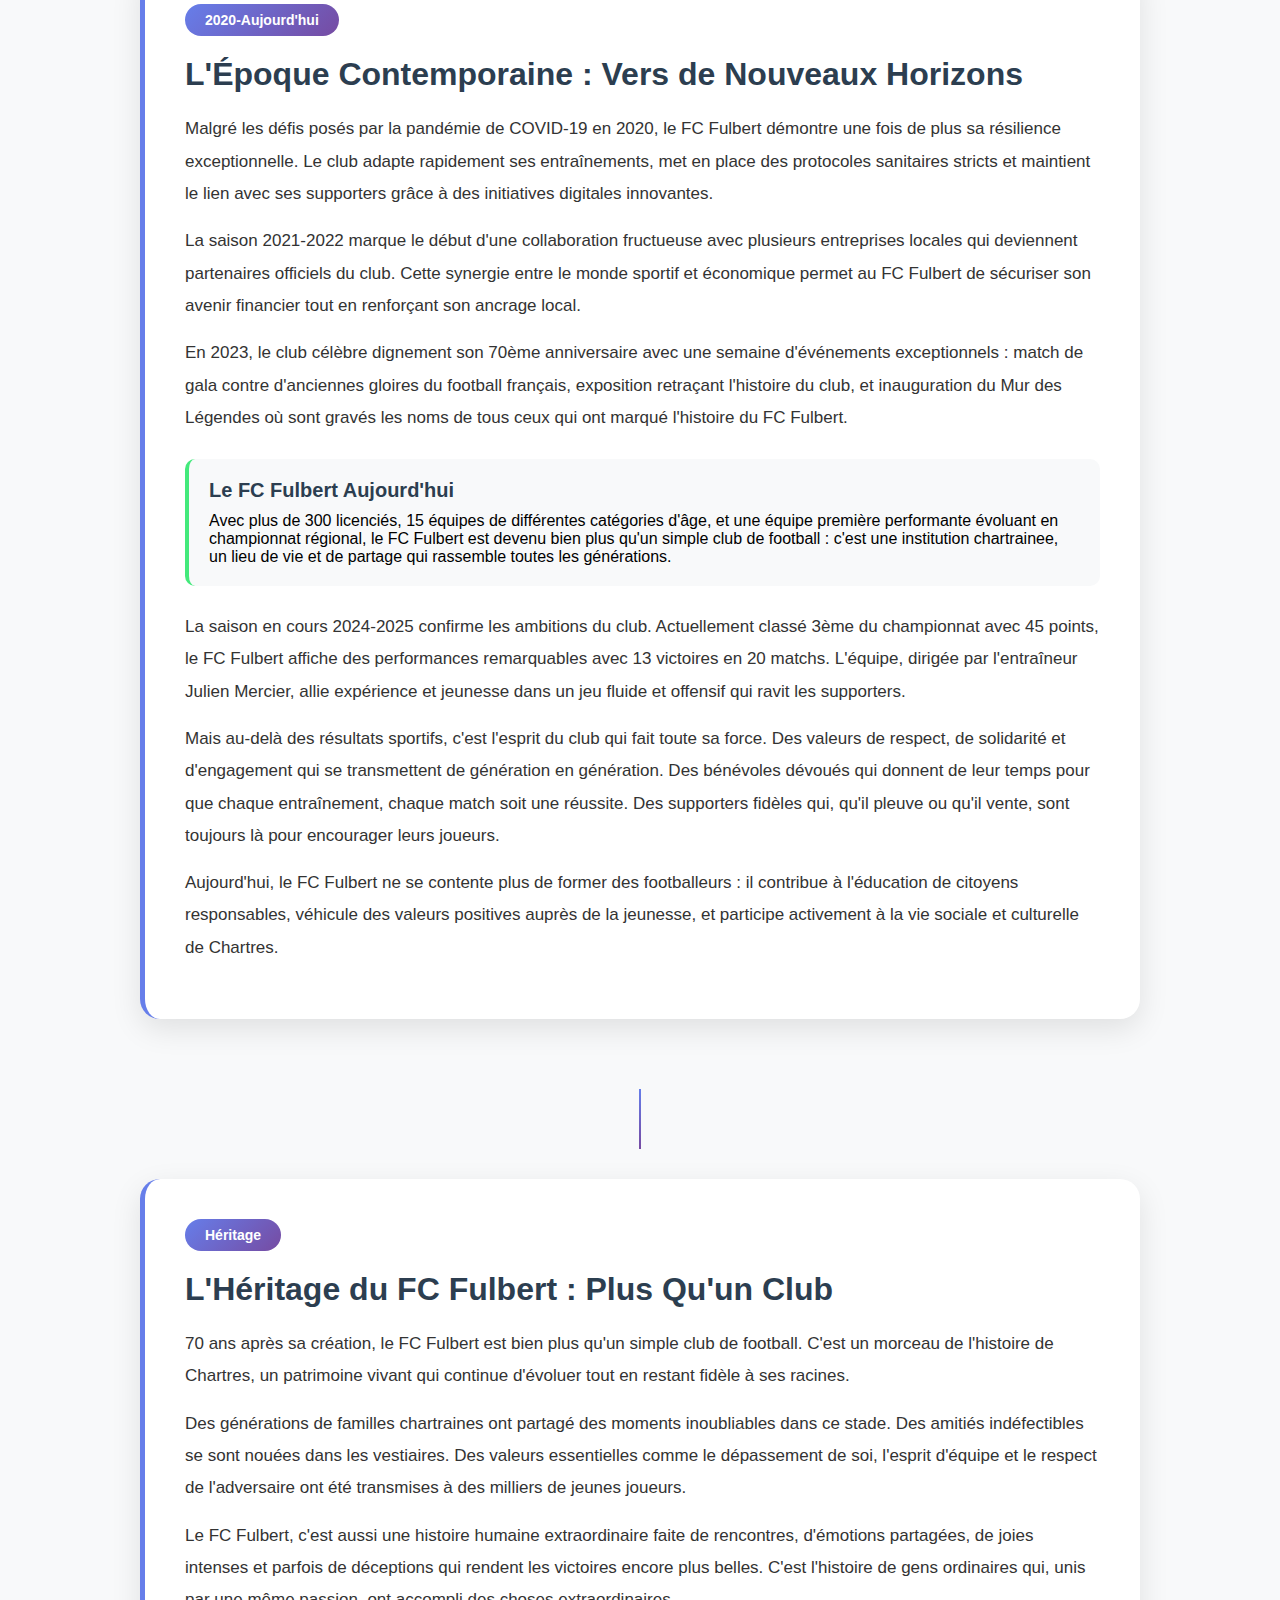
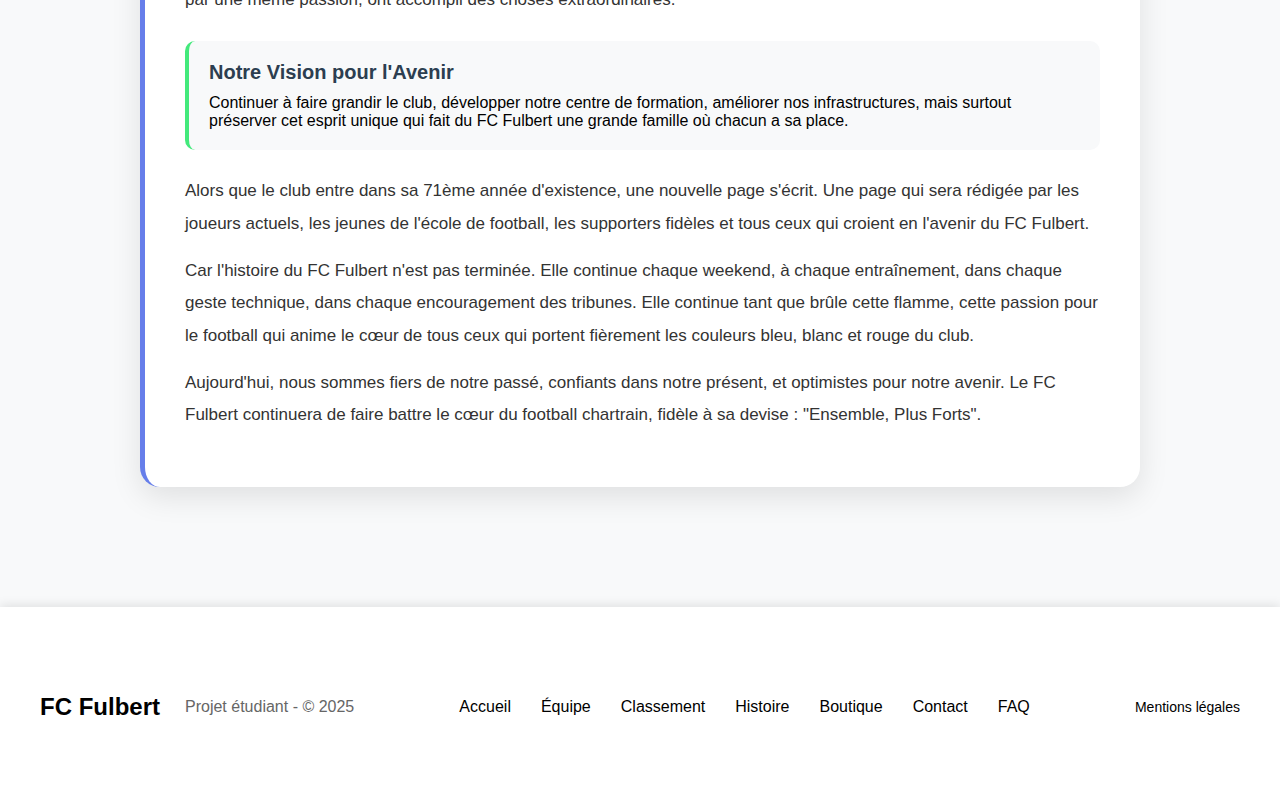
<file: histoire.html>
<!DOCTYPE html>
<html lang="fr">

<head>
    <meta charset="UTF-8">
    <meta name="viewport" content="width=device-width, initial-scale=1.0">
    <meta name="google-site-verification" content="G7x3wx0NpOx8-WUu8dkcUheNcrKRiG7FVrH9g3Tgy58" />
    
    <!-- SEO Meta Tags -->
    <title>Histoire du FC Fulbert | 70 Ans de Passion Footballistique à Chartres depuis 1954</title>
    <meta name="description" content="Découvrez l'histoire fascinante du FC Fulbert depuis sa création en 1954. Des origines modestes aux grandes victoires, plongez dans 70 ans de passion footballistique à Chartres et l'évolution du club.">
    <meta name="keywords" content="histoire FC Fulbert, FcFulbert histoire, création FC Fulbert, football Chartres histoire, club football Chartres, patrimoine sportif Chartres, FC Fulbert 1954">
    <meta name="author" content="FC Fulbert">
    <meta name="robots" content="index, follow">
    
    <!-- Open Graph -->
    <meta property="og:title" content="Histoire du FC Fulbert | 70 Ans de Football à Chartres">
    <meta property="og:description" content="Découvrez l'histoire fascinante du FC Fulbert depuis 1954 : création, évolution et grandes victoires du club">
    <meta property="og:image" content="https://fc-fulbert-officiel.github.io/FcFulbert/img/equipe/equipe.png">
    <meta property="og:url" content="https://fc-fulbert-officiel.github.io/FcFulbert/histoire">
    <meta property="og:type" content="website">
    <meta property="og:locale" content="fr_FR">
    
    <!-- Twitter Card -->
    <meta name="twitter:card" content="summary_large_image">
    <meta name="twitter:title" content="Histoire du FC Fulbert depuis 1954">
    <meta name="twitter:description" content="70 ans de passion footballistique à Chartres">
    <meta name="twitter:image" content="https://fc-fulbert-officiel.github.io/FcFulbert/img/equipe/equipe.png">
    
    <!-- Canonical Link -->
    <link rel="canonical" href="https://fc-fulbert-officiel.github.io/FcFulbert/histoire">
    
    <!-- Favicon -->
    <link rel="icon" type="image/png" href="img/Logo-FcFulbert.png">
    <link rel="shortcut icon" type="image/png" href="img/Logo-FcFulbert.png">
    <link rel="apple-touch-icon" href="img/Logo-FcFulbert.png">
    
    <link rel="stylesheet" href="config/style.css">
    
    <style>
        /* Styles pour le lecteur audio */
        .audio-reader-section {
            background: linear-gradient(135deg, #2c3e50 0%, #34495e 100%);
            padding: 30px 20px;
            text-align: center;
        }

        .audio-reader-container {
            max-width: 800px;
            margin: 0 auto;
        }

        .audio-reader-title {
            color: white;
            font-size: 20px;
            margin-bottom: 20px;
            font-weight: 600;
        }

        .audio-controls {
            display: flex;
            gap: 15px;
            justify-content: center;
            align-items: center;
            flex-wrap: wrap;
        }

        .audio-btn {
            background-color: white;
            color: #2c3e50;
            border: none;
            padding: 12px 30px;
            border-radius: 50px;
            font-size: 16px;
            font-weight: 600;
            cursor: pointer;
            transition: all 0.3s ease;
            display: flex;
            align-items: center;
            gap: 10px;
        }

        .audio-btn:hover {
            transform: translateY(-3px);
            box-shadow: 0 6px 20px rgba(0, 0, 0, 0.3);
        }

        .audio-btn:disabled {
            opacity: 0.5;
            cursor: not-allowed;
        }

        .audio-btn.playing {
            background-color: #43e97b;
            color: white;
        }

        .audio-icon {
            font-size: 20px;
        }

        .audio-status {
            color: rgba(255, 255, 255, 0.9);
            font-size: 14px;
            margin-top: 15px;
        }

        /* Section Histoire */
        .histoire-section {
            padding: 80px 20px;
            background-color: #f8f9fa;
        }

        .histoire-container {
            max-width: 1000px;
            margin: 0 auto;
        }

        .histoire-chapter {
            background: white;
            padding: 40px;
            border-radius: 20px;
            margin-bottom: 40px;
            box-shadow: 0 10px 30px rgba(0, 0, 0, 0.1);
            border-left: 5px solid #667eea;
        }

        .chapter-year {
            display: inline-block;
            background: linear-gradient(135deg, #667eea 0%, #764ba2 100%);
            color: white;
            padding: 8px 20px;
            border-radius: 20px;
            font-size: 14px;
            font-weight: 600;
            margin-bottom: 20px;
        }

        .chapter-title {
            font-size: 32px;
            font-weight: bold;
            color: #2c3e50;
            margin-bottom: 20px;
        }

        .chapter-text {
            font-size: 17px;
            line-height: 1.9;
            color: #333;
            margin-bottom: 15px;
        }

        .chapter-highlight {
            background-color: #f8f9fa;
            padding: 20px;
            border-radius: 10px;
            margin: 25px 0;
            border-left: 4px solid #43e97b;
        }

        .chapter-highlight h4 {
            color: #2c3e50;
            font-size: 20px;
            margin-bottom: 10px;
        }

        .timeline-divider {
            text-align: center;
            padding: 30px 0;
        }

        .timeline-line {
            width: 2px;
            height: 60px;
            background: linear-gradient(to bottom, #667eea, #764ba2);
            margin: 0 auto;
        }

        @media (max-width: 768px) {
            .histoire-chapter {
                padding: 25px 20px;
            }

            .chapter-title {
                font-size: 24px;
            }

            .chapter-text {
                font-size: 16px;
            }

            .audio-controls {
                flex-direction: column;
                width: 100%;
            }

            .audio-btn {
                width: 100%;
                justify-content: center;
            }
        }
    </style>
</head>

<body>
    <nav class="navbar">
        <div class="nav-container">
            <div class="logo"><a href="index">FC Fulbert</a></div>
            <div class="burger" id="burger">
                <span></span>
                <span></span>
                <span></span>
            </div>
            <ul class="nav-menu" id="navMenu">
                <li><a href="index">Accueil</a></li>
                <li><a href="equipe">Équipe</a></li>
                <li><a href="classement">Classement</a></li>
                <li><a href="histoire">Histoire</a></li>
                <li><a href="boutique">Boutique</a></li>
                <li><a href="contact">Contact</a></li>
                <li><a href="faq">FAQ</a></li>
            </ul>
        </div>
    </nav>

    <!-- Hero Section -->
    <section class="equipe-hero">
        <div class="equipe-hero-content">
            <div class="equipe-hero-badge">Depuis 1954</div>
            <h1 class="equipe-hero-title">L'Histoire du FC Fulbert</h1>
            <p class="equipe-hero-description">
                Découvrez 70 ans de passion, d'émotions et de victoires qui ont façonné l'identité du FC Fulbert, club emblématique de Chartres.
            </p>
        </div>
    </section>

    <!-- Lecteur Audio -->
    <section class="audio-reader-section">
        <div class="audio-reader-container">
            <h2 class="audio-reader-title">🎧 Écoutez l'histoire du FC Fulbert</h2>
            <div class="audio-controls">
                <button id="playBtn" class="audio-btn">
                    <span class="audio-icon" id="playIcon">▶️</span>
                    <span id="playText">Lire l'histoire</span>
                </button>
                <button id="pauseBtn" class="audio-btn" style="display: none;">
                    <span class="audio-icon">⏸️</span>
                    Pause
                </button>
                <button id="stopBtn" class="audio-btn">
                    <span class="audio-icon">⏹️</span>
                    Arrêter
                </button>
            </div>
            <div class="audio-status" id="audioStatus">Prêt à écouter</div>
        </div>
    </section>

    <!-- Contenu Histoire -->
    <section class="histoire-section">
        <div class="histoire-container">
            
            <!-- Chapitre 1 : Les Origines -->
            <div class="histoire-chapter" data-chapter="1">
                <div class="chapter-year">1954-1960</div>
                <h2 class="chapter-title">Les Origines : Une Passion Qui Prend Vie</h2>
                <p class="chapter-text">
                    C'est en 1954, dans l'effervescence de l'après-guerre, que naît le Football Club Fulbert. Tout commence dans un petit café de Chartres, où une poignée de passionnés de football décident de créer un club qui porterait le nom de Fulbert, évêque de Chartres au XIe siècle, symbole de sagesse et de dévouement pour la ville.
                </p>
                <p class="chapter-text">
                    Les débuts sont modestes : un terrain en terre battue prêté par la municipalité, des maillots cousus à la main par les épouses des joueurs, et une détermination sans faille. Le premier match officiel a lieu le 12 septembre 1954 contre l'AS Mainvilliers, se soldant par une victoire 3-2 qui restera gravée dans les mémoires comme le premier jalon d'une longue histoire.
                </p>
                <div class="chapter-highlight">
                    <h4>Le Saviez-Vous ?</h4>
                    <p>Les couleurs originales du club étaient le bleu et le blanc, en hommage aux couleurs de la ville de Chartres. Ce n'est qu'en 1967 que le rouge fut ajouté pour symboliser la passion des supporters.</p>
                </div>
                <p class="chapter-text">
                    Les premières années sont marquées par une progression constante dans les championnats régionaux. L'équipe, composée principalement d'ouvriers et d'artisans locaux, incarne l'esprit communautaire de Chartres. Chaque match devient un événement populaire où tout le quartier se rassemble pour encourager "ses" joueurs.
                </p>
            </div>

            <div class="timeline-divider">
                <div class="timeline-line"></div>
            </div>

            <!-- Chapitre 2 : L'Âge d'Or -->
            <div class="histoire-chapter" data-chapter="2">
                <div class="chapter-year">1975-1985</div>
                <h2 class="chapter-title">L'Âge d'Or : La Montée en Puissance</h2>
                <p class="chapter-text">
                    Les années 1970 marquent un tournant décisif dans l'histoire du FC Fulbert. Sous la direction de l'entraîneur légendaire Georges Martineau, le club connaît sa première montée en division d'honneur en 1975. Cette ascension n'est pas le fruit du hasard, mais le résultat d'un travail acharné et d'une vision stratégique claire.
                </p>
                <p class="chapter-text">
                    En 1978, le FC Fulbert réalise l'exploit de remporter la Coupe Régionale du Centre face au grand favori, l'US Tours, sur le score impressionnant de 4-1. Ce match restera dans les annales comme l'un des plus beaux moments du club. Jean-Pierre Deschamps, attaquant vedette de l'époque, inscrit un triplé historique qui propulse le club sous les projecteurs nationaux.
                </p>
                <div class="chapter-highlight">
                    <h4>Moment Historique</h4>
                    <p>La finale de la Coupe Régionale de 1978 attire plus de 8 000 spectateurs au stade municipal de Chartres, un record absolu pour un match amateur dans la région.</p>
                </div>
                <p class="chapter-text">
                    Cette période voit également la construction du nouveau stade du club en 1982, grâce à une mobilisation exceptionnelle des supporters et des institutions locales. Le Stade Fulbert, comme il sera nommé, devient rapidement un lieu emblématique du football chartrain, témoin de nombreuses victoires et célébrations.
                </p>
                <p class="chapter-text">
                    L'équipe des années 80 est surnommée "La Génération Dorée". Composée de joueurs formés au club comme Michel Leblanc, Patrick Rousseau et le gardien emblématique André Moreau, elle enchaîne trois titres consécutifs de champion départemental entre 1983 et 1985.
                </p>
            </div>

            <div class="timeline-divider">
                <div class="timeline-line"></div>
            </div>

            <!-- Chapitre 3 : Les Années de Transition -->
            <div class="histoire-chapter" data-chapter="3">
                <div class="chapter-year">1990-2005</div>
                <h2 class="chapter-title">Les Années de Transition : Épreuves et Résilience</h2>
                <p class="chapter-text">
                    Comme toute grande histoire, celle du FC Fulbert connaît aussi des moments plus difficiles. Les années 1990 sont marquées par des changements importants : plusieurs joueurs clés prennent leur retraite, et le club doit se réinventer pour rester compétitif.
                </p>
                <p class="chapter-text">
                    En 1993, une relégation en division inférieure est un choc pour tout le club et ses supporters. Mais c'est justement dans l'adversité que se révèle le véritable caractère du FC Fulbert. Les supporters se mobilisent massivement, créant l'association "Les Amis du FC Fulbert" qui joue un rôle crucial dans la survie financière du club.
                </p>
                <p class="chapter-text">
                    La fin des années 1990 marque le début d'une reconstruction patiente et méthodique. Le club mise désormais sur la formation de jeunes talents locaux. La création de l'école de football en 1997 devient un pilier fondamental de la stratégie du club. Cette initiative visionnaire permettra au FC Fulbert de former de nombreux joueurs qui feront la fierté du club dans les années suivantes.
                </p>
                <div class="chapter-highlight">
                    <h4>L'Esprit Fulbert</h4>
                    <p>Durant cette période difficile, le slogan "Ensemble, Plus Forts" devient la devise du club, symbolisant l'union indéfectible entre les joueurs, le staff et les supporters.</p>
                </div>
                <p class="chapter-text">
                    En 2002, le FC Fulbert retrouve la division d'honneur, récompensant ainsi des années d'efforts et de persévérance. Cette remontée est célébrée comme un nouveau départ, une renaissance qui redonne espoir et fierté à toute la communauté chartrainee.
                </p>
            </div>

            <div class="timeline-divider">
                <div class="timeline-line"></div>
            </div>

            <!-- Chapitre 4 : La Renaissance -->
            <div class="histoire-chapter" data-chapter="4">
                <div class="chapter-year">2010-2020</div>
                <h2 class="chapter-title">La Renaissance : Un Nouveau Souffle</h2>
                <p class="chapter-text">
                    Les années 2010 marquent le début d'une nouvelle ère pour le FC Fulbert. Sous l'impulsion d'une nouvelle direction dynamique menée par le président François Durand, le club adopte une approche moderne tout en respectant ses valeurs traditionnelles.
                </p>
                <p class="chapter-text">
                    L'année 2012 est particulièrement mémorable avec la signature de Karim Benzali, jeune espoir du football français, qui choisit le FC Fulbert pour poursuivre sa progression. Son passage au club, bien que bref, apporte une visibilité médiatique inédite et inspire toute une génération de jeunes joueurs chartrains.
                </p>
                <p class="chapter-text">
                    Le club investit massivement dans ses infrastructures. En 2015, le centre d'entraînement est entièrement rénové avec l'ajout de terrains synthétiques de dernière génération, une salle de musculation moderne et des vestiaires aux normes professionnelles. Ces améliorations permettent au FC Fulbert de rivaliser avec des clubs de catégories supérieures en termes de conditions d'entraînement.
                </p>
                <div class="chapter-highlight">
                    <h4>Palmarès 2010-2020</h4>
                    <p>2 Coupes Départementales (2013, 2017), 1 Championnat Régional (2016), et une participation historique aux 32èmes de finale de la Coupe de France en 2018.</p>
                </div>
                <p class="chapter-text">
                    La saison 2016-2017 reste gravée dans les mémoires comme l'une des plus belles de l'histoire moderne du club. Une série de 18 matchs sans défaite en championnat, un jeu offensif spectaculaire qui fait le bonheur du public, et surtout, une ambiance festive et familiale qui redéfinit l'identité du FC Fulbert.
                </p>
                <p class="chapter-text">
                    Cette période voit également l'émergence de nombreux talents issus du centre de formation : Lucas Martin, Théo Dubois et Alexandre Petit deviennent des figures emblématiques du club, prouvant que le travail de formation entrepris vingt ans plus tôt porte ses fruits.
                </p>
            </div>

            <div class="timeline-divider">
                <div class="timeline-line"></div>
            </div>

            <!-- Chapitre 5 : L'Époque Contemporaine -->
            <div class="histoire-chapter" data-chapter="5">
                <div class="chapter-year">2020-Aujourd'hui</div>
                <h2 class="chapter-title">L'Époque Contemporaine : Vers de Nouveaux Horizons</h2>
                <p class="chapter-text">
                    Malgré les défis posés par la pandémie de COVID-19 en 2020, le FC Fulbert démontre une fois de plus sa résilience exceptionnelle. Le club adapte rapidement ses entraînements, met en place des protocoles sanitaires stricts et maintient le lien avec ses supporters grâce à des initiatives digitales innovantes.
                </p>
                <p class="chapter-text">
                    La saison 2021-2022 marque le début d'une collaboration fructueuse avec plusieurs entreprises locales qui deviennent partenaires officiels du club. Cette synergie entre le monde sportif et économique permet au FC Fulbert de sécuriser son avenir financier tout en renforçant son ancrage local.
                </p>
                <p class="chapter-text">
                    En 2023, le club célèbre dignement son 70ème anniversaire avec une semaine d'événements exceptionnels : match de gala contre d'anciennes gloires du football français, exposition retraçant l'histoire du club, et inauguration du Mur des Légendes où sont gravés les noms de tous ceux qui ont marqué l'histoire du FC Fulbert.
                </p>
                <div class="chapter-highlight">
                    <h4>Le FC Fulbert Aujourd'hui</h4>
                    <p>Avec plus de 300 licenciés, 15 équipes de différentes catégories d'âge, et une équipe première performante évoluant en championnat régional, le FC Fulbert est devenu bien plus qu'un simple club de football : c'est une institution chartrainee, un lieu de vie et de partage qui rassemble toutes les générations.</p>
                </div>
                <p class="chapter-text">
                    La saison en cours 2024-2025 confirme les ambitions du club. Actuellement classé 3ème du championnat avec 45 points, le FC Fulbert affiche des performances remarquables avec 13 victoires en 20 matchs. L'équipe, dirigée par l'entraîneur Julien Mercier, allie expérience et jeunesse dans un jeu fluide et offensif qui ravit les supporters.
                </p>
                <p class="chapter-text">
                    Mais au-delà des résultats sportifs, c'est l'esprit du club qui fait toute sa force. Des valeurs de respect, de solidarité et d'engagement qui se transmettent de génération en génération. Des bénévoles dévoués qui donnent de leur temps pour que chaque entraînement, chaque match soit une réussite. Des supporters fidèles qui, qu'il pleuve ou qu'il vente, sont toujours là pour encourager leurs joueurs.
                </p>
                <p class="chapter-text">
                    Aujourd'hui, le FC Fulbert ne se contente plus de former des footballeurs : il contribue à l'éducation de citoyens responsables, véhicule des valeurs positives auprès de la jeunesse, et participe activement à la vie sociale et culturelle de Chartres.
                </p>
            </div>

            <div class="timeline-divider">
                <div class="timeline-line"></div>
            </div>

            <!-- Conclusion -->
            <div class="histoire-chapter" data-chapter="6">
                <div class="chapter-year">Héritage</div>
                <h2 class="chapter-title">L'Héritage du FC Fulbert : Plus Qu'un Club</h2>
                <p class="chapter-text">
                    70 ans après sa création, le FC Fulbert est bien plus qu'un simple club de football. C'est un morceau de l'histoire de Chartres, un patrimoine vivant qui continue d'évoluer tout en restant fidèle à ses racines.
                </p>
                <p class="chapter-text">
                    Des générations de familles chartraines ont partagé des moments inoubliables dans ce stade. Des amitiés indéfectibles se sont nouées dans les vestiaires. Des valeurs essentielles comme le dépassement de soi, l'esprit d'équipe et le respect de l'adversaire ont été transmises à des milliers de jeunes joueurs.
                </p>
                <p class="chapter-text">
                    Le FC Fulbert, c'est aussi une histoire humaine extraordinaire faite de rencontres, d'émotions partagées, de joies intenses et parfois de déceptions qui rendent les victoires encore plus belles. C'est l'histoire de gens ordinaires qui, unis par une même passion, ont accompli des choses extraordinaires.
                </p>
                <div class="chapter-highlight">
                    <h4>Notre Vision pour l'Avenir</h4>
                    <p>Continuer à faire grandir le club, développer notre centre de formation, améliorer nos infrastructures, mais surtout préserver cet esprit unique qui fait du FC Fulbert une grande famille où chacun a sa place.</p>
                </div>
                <p class="chapter-text">
                    Alors que le club entre dans sa 71ème année d'existence, une nouvelle page s'écrit. Une page qui sera rédigée par les joueurs actuels, les jeunes de l'école de football, les supporters fidèles et tous ceux qui croient en l'avenir du FC Fulbert.
                </p>
                <p class="chapter-text">
                    Car l'histoire du FC Fulbert n'est pas terminée. Elle continue chaque weekend, à chaque entraînement, dans chaque geste technique, dans chaque encouragement des tribunes. Elle continue tant que brûle cette flamme, cette passion pour le football qui anime le cœur de tous ceux qui portent fièrement les couleurs bleu, blanc et rouge du club.
                </p>
                <p class="chapter-text">
                    Aujourd'hui, nous sommes fiers de notre passé, confiants dans notre présent, et optimistes pour notre avenir. Le FC Fulbert continuera de faire battre le cœur du football chartrain, fidèle à sa devise : "Ensemble, Plus Forts".
                </p>
            </div>

        </div>
    </section>

    <footer class="footer">
        <div class="footer-container">
            <div class="footer-left">
                <div class="footer-logo"><a href="index">FC Fulbert</a></div>
                <div class="footer-text">Projet étudiant - © 2025</div>
            </div>

            <ul class="footer-links">
                <li><a href="index">Accueil</a></li>
                <li><a href="equipe">Équipe</a></li>
                <li><a href="classement">Classement</a></li>
                <li><a href="histoire">Histoire</a></li>
                <li><a href="boutique">Boutique</a></li>
                <li><a href="contact">Contact</a></li>
                <li><a href="faq">FAQ</a></li>
            </ul>

            <div class="footer-social">
                <a href="mentions" class="social-link">Mentions légales</a>
            </div>
        </div>
    </footer>

    <script>
        // Menu burger
        const burger = document.getElementById('burger');
        const navMenu = document.getElementById('navMenu');
        const navLinks = document.querySelectorAll('.nav-menu li a');

        burger.addEventListener('click', () => {
            burger.classList.toggle('active');
            navMenu.classList.toggle('active');
        });

        navLinks.forEach(link => {
            link.addEventListener('click', () => {
                burger.classList.remove('active');
                navMenu.classList.remove('active');
            });
        });

        // Système de lecture audio avec Web Speech API
        let speechSynthesis = window.speechSynthesis;
        let utterance = null;
        let isPlaying = false;
        let currentChapter = 0;
        
        const playBtn = document.getElementById('playBtn');
        const pauseBtn = document.getElementById('pauseBtn');
        const stopBtn = document.getElementById('stopBtn');
        const audioStatus = document.getElementById('audioStatus');
        const playIcon = document.getElementById('playIcon');
        const playText = document.getElementById('playText');

        // Récupérer tout le texte des chapitres
        function getAllText() {
            const chapters = document.querySelectorAll('.histoire-chapter');
            let fullText = "";
            
            chapters.forEach((chapter, index) => {
                const year = chapter.querySelector('.chapter-year')?.textContent || '';
                const title = chapter.querySelector('.chapter-title')?.textContent || '';
                const texts = chapter.querySelectorAll('.chapter-text');
                const highlights = chapter.querySelectorAll('.chapter-highlight');
                
                fullText += `Chapitre ${index + 1}. Période ${year}. ${title}. `;
                
                texts.forEach(text => {
                    fullText += text.textContent + " ";
                });
                
                highlights.forEach(highlight => {
                    const highlightTitle = highlight.querySelector('h4')?.textContent || '';
                    const highlightText = highlight.querySelector('p')?.textContent || '';
                    fullText += `${highlightTitle}. ${highlightText}. `;
                });
            });
            
            return fullText;
        }

        function startReading() {
            if (isPlaying) {
                speechSynthesis.resume();
                updateUI('playing');
                return;
            }

            const text = getAllText();
            utterance = new SpeechSynthesisUtterance(text);
            
            // Configuration de la voix
            utterance.lang = 'fr-FR';
            utterance.rate = 0.9;
            utterance.pitch = 1;
            utterance.volume = 1;

            utterance.onstart = () => {
                isPlaying = true;
                updateUI('playing');
            };

            utterance.onend = () => {
                isPlaying = false;
                updateUI('stopped');
            };

            utterance.onerror = (event) => {
                console.error('Erreur de lecture:', event);
                audioStatus.textContent = 'Erreur lors de la lecture';
                isPlaying = false;
                updateUI('stopped');
            };

            speechSynthesis.speak(utterance);
        }

        function pauseReading() {
            if (speechSynthesis.speaking) {
                speechSynthesis.pause();
                updateUI('paused');
            }
        }

        function stopReading() {
            speechSynthesis.cancel();
            isPlaying = false;
            updateUI('stopped');
        }

        function updateUI(state) {
            switch(state) {
                case 'playing':
                    playBtn.style.display = 'none';
                    pauseBtn.style.display = 'flex';
                    audioStatus.textContent = '🔊 Lecture en cours...';
                    playBtn.classList.add('playing');
                    break;
                case 'paused':
                    playBtn.style.display = 'flex';
                    pauseBtn.style.display = 'none';
                    playIcon.textContent = '▶️';
                    playText.textContent = 'Reprendre';
                    audioStatus.textContent = '⏸️ Lecture en pause';
                    break;
                case 'stopped':
                    playBtn.style.display = 'flex';
                    pauseBtn.style.display = 'none';
                    playIcon.textContent = '▶️';
                    playText.textContent = 'Lire l\'histoire';
                    audioStatus.textContent = 'Prêt à écouter';
                    playBtn.classList.remove('playing');
                    break;
            }
        }

        // Event listeners
        playBtn.addEventListener('click', startReading);
        pauseBtn.addEventListener('click', pauseReading);
        stopBtn.addEventListener('click', stopReading);

        // Arrêter la lecture si l'utilisateur quitte la page
        window.addEventListener('beforeunload', () => {
            if (isPlaying) {
                speechSynthesis.cancel();
            }
        });
    </script>
</body>

</html>
</file>
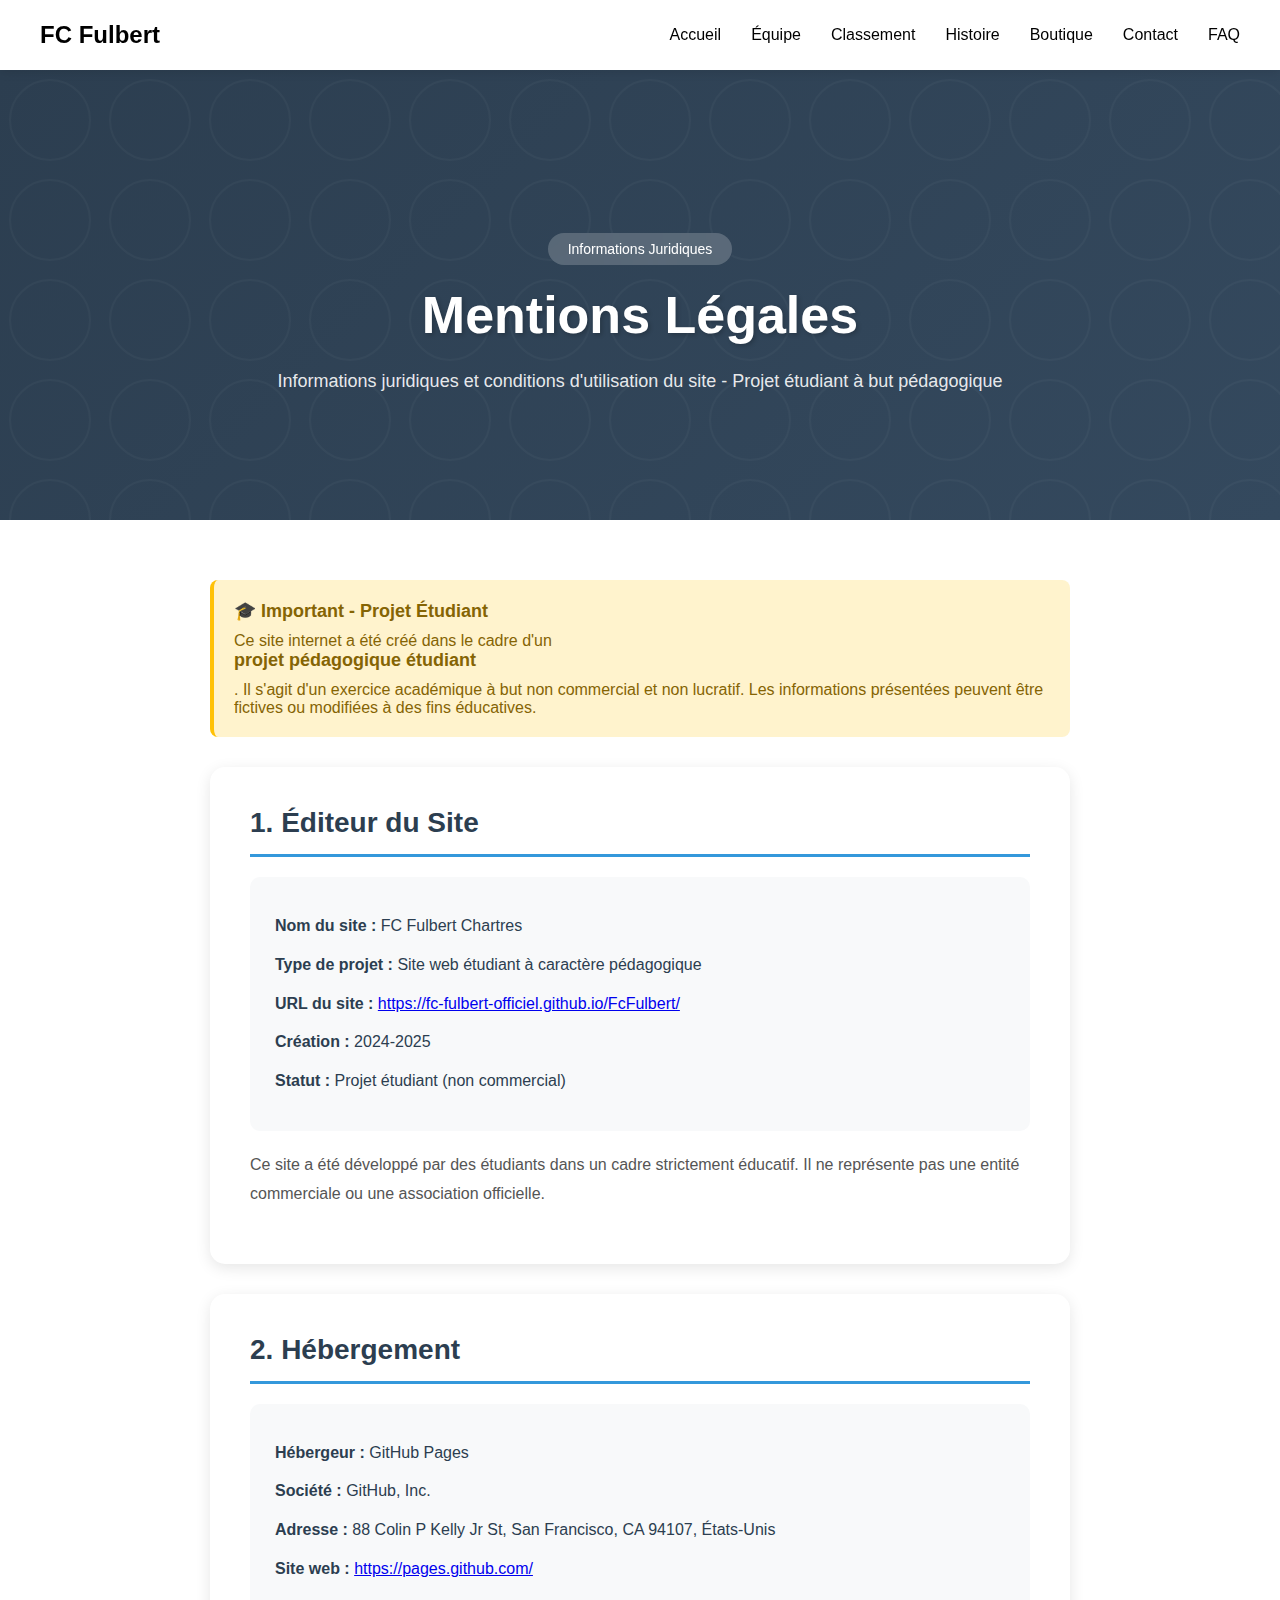
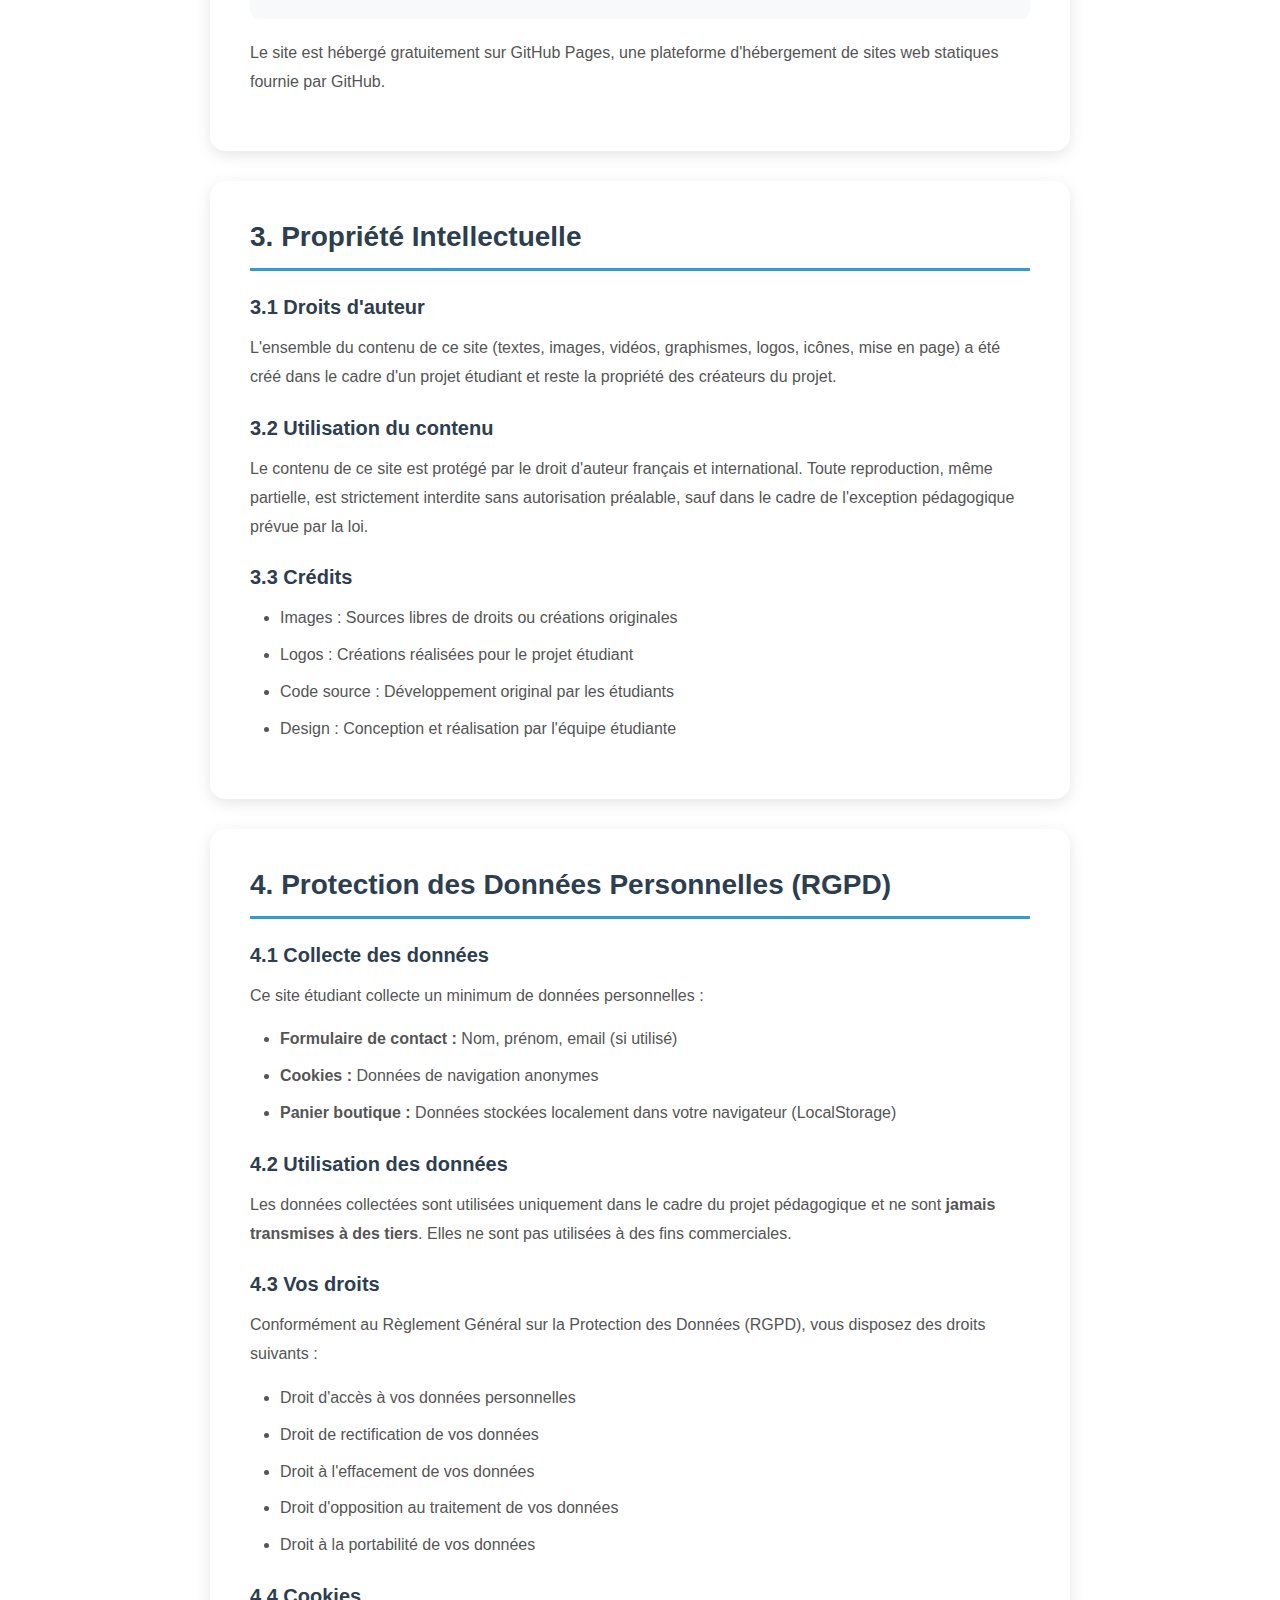
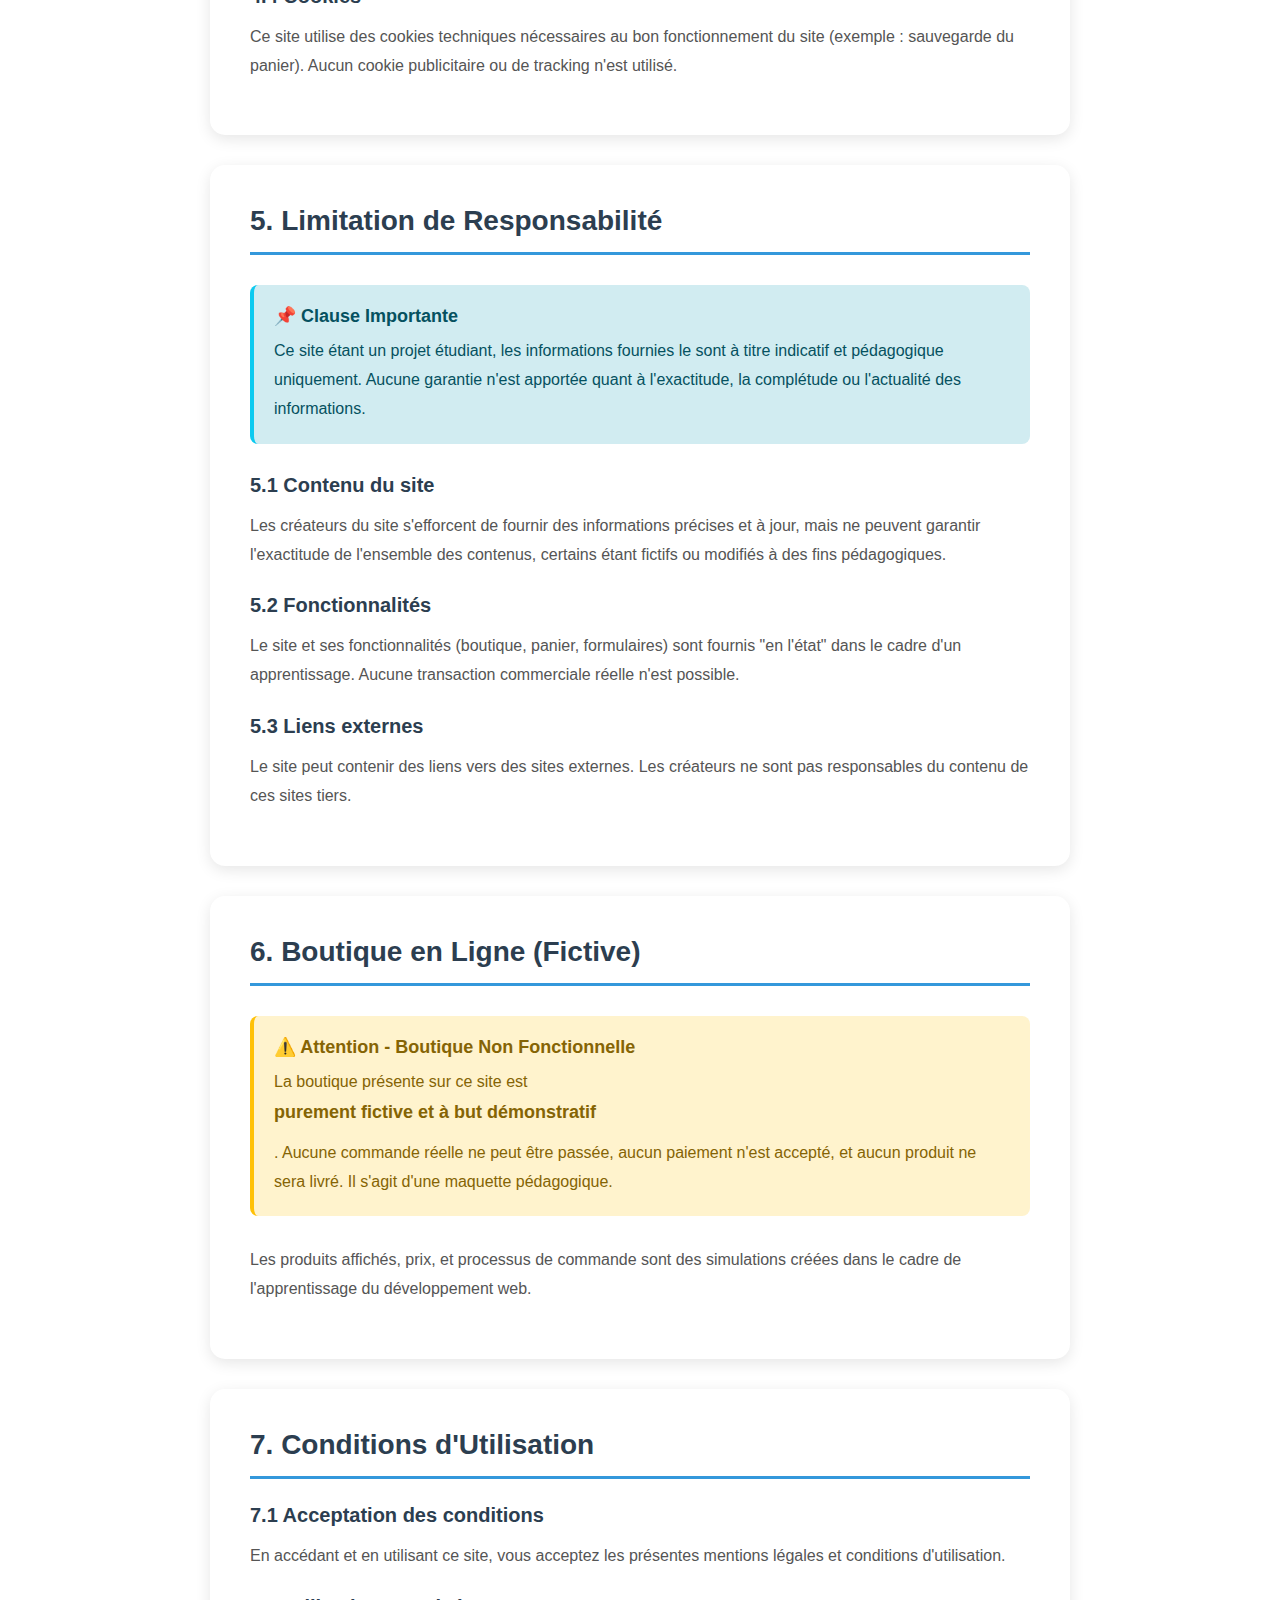
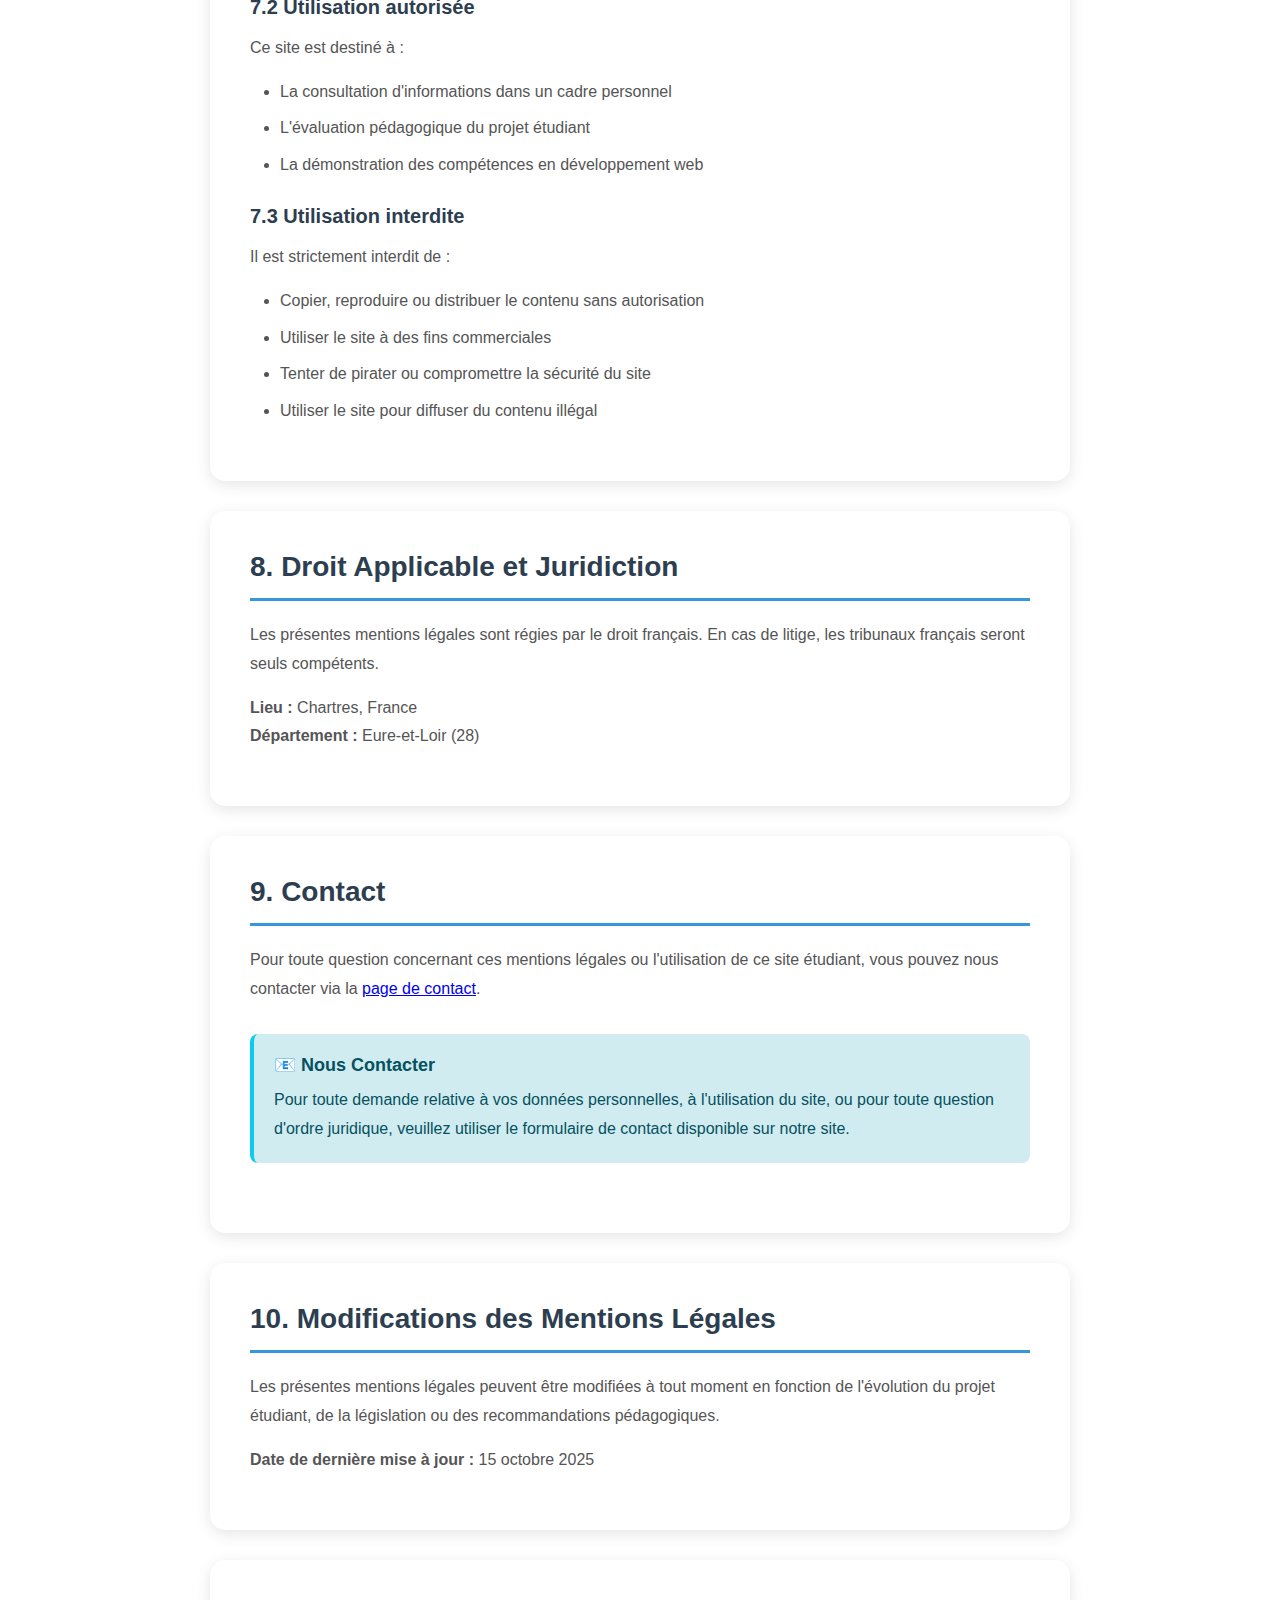
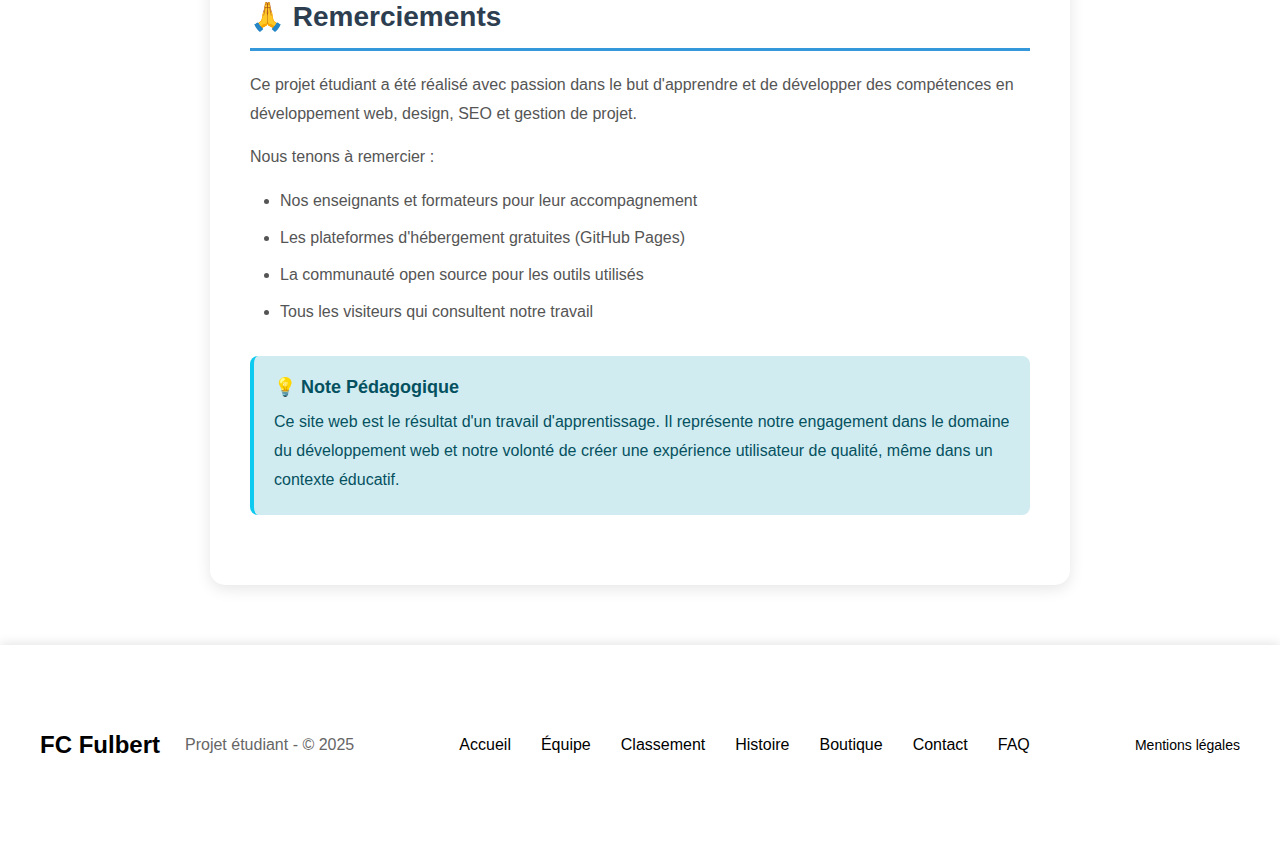
<file: mentions.html>
<!DOCTYPE html>
<html lang="fr">

<head>
    <meta charset="UTF-8">
    <meta name="viewport" content="width=device-width, initial-scale=1.0">
    <meta name="google-site-verification" content="G7x3wx0NpOx8-WUu8dkcUheNcrKRiG7FVrH9g3Tgy58" />

    <!-- SEO Meta Tags -->
    <title>Mentions Légales | FC Fulbert Chartres - Projet Étudiant</title>
    <meta name="description"
        content="Mentions légales du site FC Fulbert Chartres. Projet étudiant réalisé dans un cadre pédagogique. Informations juridiques et conditions d'utilisation.">
    <meta name="robots" content="index, follow">

    <!-- Open Graph -->
    <meta property="og:type" content="website">
    <meta property="og:url" content="https://fc-fulbert-officiel.github.io/FcFulbert/mentions">
    <meta property="og:title" content="Mentions Légales | FC Fulbert Chartres">
    <meta property="og:description" content="Mentions légales du site FC Fulbert - Projet étudiant">

    <!-- Canonical Link -->
    <link rel="canonical" href="https://fc-fulbert-officiel.github.io/FcFulbert/mentions">

    <!-- Favicon -->
    <link rel="icon" type="image/png" href="img/Logo-FcFulbert.png">
    <link rel="stylesheet" href="config/style.css">

</head>

<body>
    <!-- NAVBAR -->
    <nav class="navbar">
        <div class="nav-container">
            <div class="logo"><a href="index">FC Fulbert</a></div>
            <div class="burger" id="burger">
                <span></span>
                <span></span>
                <span></span>
            </div>
            <ul class="nav-menu" id="navMenu">
                <li><a href="index">Accueil</a></li>
                <li><a href="equipe">Équipe</a></li>
                <li><a href="classement">Classement</a></li>
                <li><a href="histoire">Histoire</a></li>
                <li><a href="boutique">Boutique</a></li>
                <li><a href="contact">Contact</a></li>
                <li><a href="faq">FAQ</a></li>
            </ul>
        </div>
    </nav>

    <!-- HERO -->
    <section class="contact-hero">
        <div class="contact-hero-content">
            <div class="contact-hero-badge">Informations Juridiques</div>
            <h1 class="contact-hero-title">Mentions Légales</h1>
            <p class="contact-hero-description">
                Informations juridiques et conditions d'utilisation du site - Projet étudiant à but pédagogique
            </p>
        </div>
    </section>

    <!-- CONTENU -->
    <div class="mentions-content">
        <!-- Projet Étudiant -->
        <div class="alert-box">
            <strong>🎓 Important - Projet Étudiant</strong>
            <p>
                Ce site internet a été créé dans le cadre d'un <strong>projet pédagogique étudiant</strong>.
                Il s'agit d'un exercice académique à but non commercial et non lucratif.
                Les informations présentées peuvent être fictives ou modifiées à des fins éducatives.
            </p>
        </div>

        <!-- 1. Éditeur du Site -->
        <section class="mentions-section">
            <h2>1. Éditeur du Site</h2>

            <div class="contact-info">
                <p><strong>Nom du site :</strong> FC Fulbert Chartres</p>
                <p><strong>Type de projet :</strong> Site web étudiant à caractère pédagogique</p>
                <p><strong>URL du site :</strong> <a href="https://fc-fulbert-officiel.github.io/FcFulbert/"
                        target="_blank">https://fc-fulbert-officiel.github.io/FcFulbert/</a></p>
                <p><strong>Création :</strong> 2024-2025</p>
                <p><strong>Statut :</strong> Projet étudiant (non commercial)</p>
            </div>

            <p>
                Ce site a été développé par des étudiants dans un cadre strictement éducatif.
                Il ne représente pas une entité commerciale ou une association officielle.
            </p>
        </section>

        <!-- 2. Hébergement -->
        <section class="mentions-section">
            <h2>2. Hébergement</h2>

            <div class="contact-info">
                <p><strong>Hébergeur :</strong> GitHub Pages</p>
                <p><strong>Société :</strong> GitHub, Inc.</p>
                <p><strong>Adresse :</strong> 88 Colin P Kelly Jr St, San Francisco, CA 94107, États-Unis</p>
                <p><strong>Site web :</strong> <a href="https://pages.github.com/"
                        target="_blank">https://pages.github.com/</a></p>
            </div>

            <p>
                Le site est hébergé gratuitement sur GitHub Pages, une plateforme d'hébergement
                de sites web statiques fournie par GitHub.
            </p>
        </section>

        <!-- 3. Propriété Intellectuelle -->
        <section class="mentions-section">
            <h2>3. Propriété Intellectuelle</h2>

            <h3>3.1 Droits d'auteur</h3>
            <p>
                L'ensemble du contenu de ce site (textes, images, vidéos, graphismes, logos, icônes, mise en page)
                a été créé dans le cadre d'un projet étudiant et reste la propriété des créateurs du projet.
            </p>

            <h3>3.2 Utilisation du contenu</h3>
            <p>
                Le contenu de ce site est protégé par le droit d'auteur français et international.
                Toute reproduction, même partielle, est strictement interdite sans autorisation préalable,
                sauf dans le cadre de l'exception pédagogique prévue par la loi.
            </p>

            <h3>3.3 Crédits</h3>
            <ul>
                <li>Images : Sources libres de droits ou créations originales</li>
                <li>Logos : Créations réalisées pour le projet étudiant</li>
                <li>Code source : Développement original par les étudiants</li>
                <li>Design : Conception et réalisation par l'équipe étudiante</li>
            </ul>
        </section>

        <!-- 4. Données Personnelles -->
        <section class="mentions-section">
            <h2>4. Protection des Données Personnelles (RGPD)</h2>

            <h3>4.1 Collecte des données</h3>
            <p>
                Ce site étudiant collecte un minimum de données personnelles :
            </p>
            <ul>
                <li><strong>Formulaire de contact :</strong> Nom, prénom, email (si utilisé)</li>
                <li><strong>Cookies :</strong> Données de navigation anonymes</li>
                <li><strong>Panier boutique :</strong> Données stockées localement dans votre navigateur (LocalStorage)
                </li>
            </ul>

            <h3>4.2 Utilisation des données</h3>
            <p>
                Les données collectées sont utilisées uniquement dans le cadre du projet pédagogique et ne sont
                <strong>jamais transmises à des tiers</strong>. Elles ne sont pas utilisées à des fins commerciales.
            </p>

            <h3>4.3 Vos droits</h3>
            <p>
                Conformément au Règlement Général sur la Protection des Données (RGPD), vous disposez des droits
                suivants :
            </p>
            <ul>
                <li>Droit d'accès à vos données personnelles</li>
                <li>Droit de rectification de vos données</li>
                <li>Droit à l'effacement de vos données</li>
                <li>Droit d'opposition au traitement de vos données</li>
                <li>Droit à la portabilité de vos données</li>
            </ul>

            <h3>4.4 Cookies</h3>
            <p>
                Ce site utilise des cookies techniques nécessaires au bon fonctionnement du site
                (exemple : sauvegarde du panier). Aucun cookie publicitaire ou de tracking n'est utilisé.
            </p>
        </section>

        <!-- 5. Responsabilité -->
        <section class="mentions-section">
            <h2>5. Limitation de Responsabilité</h2>

            <div class="info-box">
                <strong>📌 Clause Importante</strong>
                <p>
                    Ce site étant un projet étudiant, les informations fournies le sont à titre indicatif
                    et pédagogique uniquement. Aucune garantie n'est apportée quant à l'exactitude,
                    la complétude ou l'actualité des informations.
                </p>
            </div>

            <h3>5.1 Contenu du site</h3>
            <p>
                Les créateurs du site s'efforcent de fournir des informations précises et à jour,
                mais ne peuvent garantir l'exactitude de l'ensemble des contenus, certains étant fictifs
                ou modifiés à des fins pédagogiques.
            </p>

            <h3>5.2 Fonctionnalités</h3>
            <p>
                Le site et ses fonctionnalités (boutique, panier, formulaires) sont fournis "en l'état"
                dans le cadre d'un apprentissage. Aucune transaction commerciale réelle n'est possible.
            </p>

            <h3>5.3 Liens externes</h3>
            <p>
                Le site peut contenir des liens vers des sites externes. Les créateurs ne sont pas
                responsables du contenu de ces sites tiers.
            </p>
        </section>

        <!-- 6. Boutique Fictive -->
        <section class="mentions-section">
            <h2>6. Boutique en Ligne (Fictive)</h2>

            <div class="alert-box">
                <strong>⚠️ Attention - Boutique Non Fonctionnelle</strong>
                <p>
                    La boutique présente sur ce site est <strong>purement fictive et à but démonstratif</strong>.
                    Aucune commande réelle ne peut être passée, aucun paiement n'est accepté,
                    et aucun produit ne sera livré. Il s'agit d'une maquette pédagogique.
                </p>
            </div>

            <p>
                Les produits affichés, prix, et processus de commande sont des simulations créées
                dans le cadre de l'apprentissage du développement web.
            </p>
        </section>

        <!-- 7. Conditions d'utilisation -->
        <section class="mentions-section">
            <h2>7. Conditions d'Utilisation</h2>

            <h3>7.1 Acceptation des conditions</h3>
            <p>
                En accédant et en utilisant ce site, vous acceptez les présentes mentions légales
                et conditions d'utilisation.
            </p>

            <h3>7.2 Utilisation autorisée</h3>
            <p>
                Ce site est destiné à :
            </p>
            <ul>
                <li>La consultation d'informations dans un cadre personnel</li>
                <li>L'évaluation pédagogique du projet étudiant</li>
                <li>La démonstration des compétences en développement web</li>
            </ul>

            <h3>7.3 Utilisation interdite</h3>
            <p>
                Il est strictement interdit de :
            </p>
            <ul>
                <li>Copier, reproduire ou distribuer le contenu sans autorisation</li>
                <li>Utiliser le site à des fins commerciales</li>
                <li>Tenter de pirater ou compromettre la sécurité du site</li>
                <li>Utiliser le site pour diffuser du contenu illégal</li>
            </ul>
        </section>

        <!-- 8. Droit Applicable -->
        <section class="mentions-section">
            <h2>8. Droit Applicable et Juridiction</h2>

            <p>
                Les présentes mentions légales sont régies par le droit français.
                En cas de litige, les tribunaux français seront seuls compétents.
            </p>

            <p>
                <strong>Lieu :</strong> Chartres, France<br>
                <strong>Département :</strong> Eure-et-Loir (28)
            </p>
        </section>

        <!-- 9. Contact -->
        <section class="mentions-section">
            <h2>9. Contact</h2>

            <p>
                Pour toute question concernant ces mentions légales ou l'utilisation de ce site étudiant,
                vous pouvez nous contacter via la <a href="contact">page de contact</a>.
            </p>

            <div class="info-box">
                <strong>📧 Nous Contacter</strong>
                <p>
                    Pour toute demande relative à vos données personnelles, à l'utilisation du site,
                    ou pour toute question d'ordre juridique, veuillez utiliser le formulaire de contact
                    disponible sur notre site.
                </p>
            </div>
        </section>

        <!-- 10. Modifications -->
        <section class="mentions-section">
            <h2>10. Modifications des Mentions Légales</h2>

            <p>
                Les présentes mentions légales peuvent être modifiées à tout moment en fonction
                de l'évolution du projet étudiant, de la législation ou des recommandations pédagogiques.
            </p>

            <p>
                <strong>Date de dernière mise à jour :</strong> 15 octobre 2025
            </p>
        </section>

        <!-- Remerciements -->
        <section class="mentions-section">
            <h2>🙏 Remerciements</h2>

            <p>
                Ce projet étudiant a été réalisé avec passion dans le but d'apprendre et de développer
                des compétences en développement web, design, SEO et gestion de projet.
            </p>

            <p>
                Nous tenons à remercier :
            </p>
            <ul>
                <li>Nos enseignants et formateurs pour leur accompagnement</li>
                <li>Les plateformes d'hébergement gratuites (GitHub Pages)</li>
                <li>La communauté open source pour les outils utilisés</li>
                <li>Tous les visiteurs qui consultent notre travail</li>
            </ul>

            <div class="info-box">
                <strong>💡 Note Pédagogique</strong>
                <p>
                    Ce site web est le résultat d'un travail d'apprentissage. Il représente notre engagement
                    dans le domaine du développement web et notre volonté de créer une expérience utilisateur
                    de qualité, même dans un contexte éducatif.
                </p>
            </div>
        </section>
    </div>

    <!-- FOOTER -->
    <footer class="footer">
        <div class="footer-container">
            <div class="footer-left">
                <div class="footer-logo"><a href="index">FC Fulbert</a></div>
                <div class="footer-text">Projet étudiant - © 2025</div>
            </div>

            <ul class="footer-links">
                <li><a href="index">Accueil</a></li>
                <li><a href="equipe">Équipe</a></li>
                <li><a href="classement">Classement</a></li>
                <li><a href="histoire">Histoire</a></li>
                <li><a href="boutique">Boutique</a></li>
                <li><a href="contact">Contact</a></li>
                <li><a href="faq">FAQ</a></li>
            </ul>

            <div class="footer-social">
                <a href="mentions" class="social-link">Mentions légales</a>
            </div>
        </div>
    </footer>

    <script>
        // Burger menu
        const burger = document.getElementById('burger');
        const navMenu = document.getElementById('navMenu');

        burger.addEventListener('click', () => {
            burger.classList.toggle('active');
            navMenu.classList.toggle('active');
        });

        // Smooth scroll pour les ancres
        document.querySelectorAll('a[href^="#"]').forEach(anchor => {
            anchor.addEventListener('click', function (e) {
                e.preventDefault();
                const target = document.querySelector(this.getAttribute('href'));
                if (target) {
                    target.scrollIntoView({
                        behavior: 'smooth',
                        block: 'start'
                    });
                }
            });
        });
    </script>
</body>

</html>
</file>
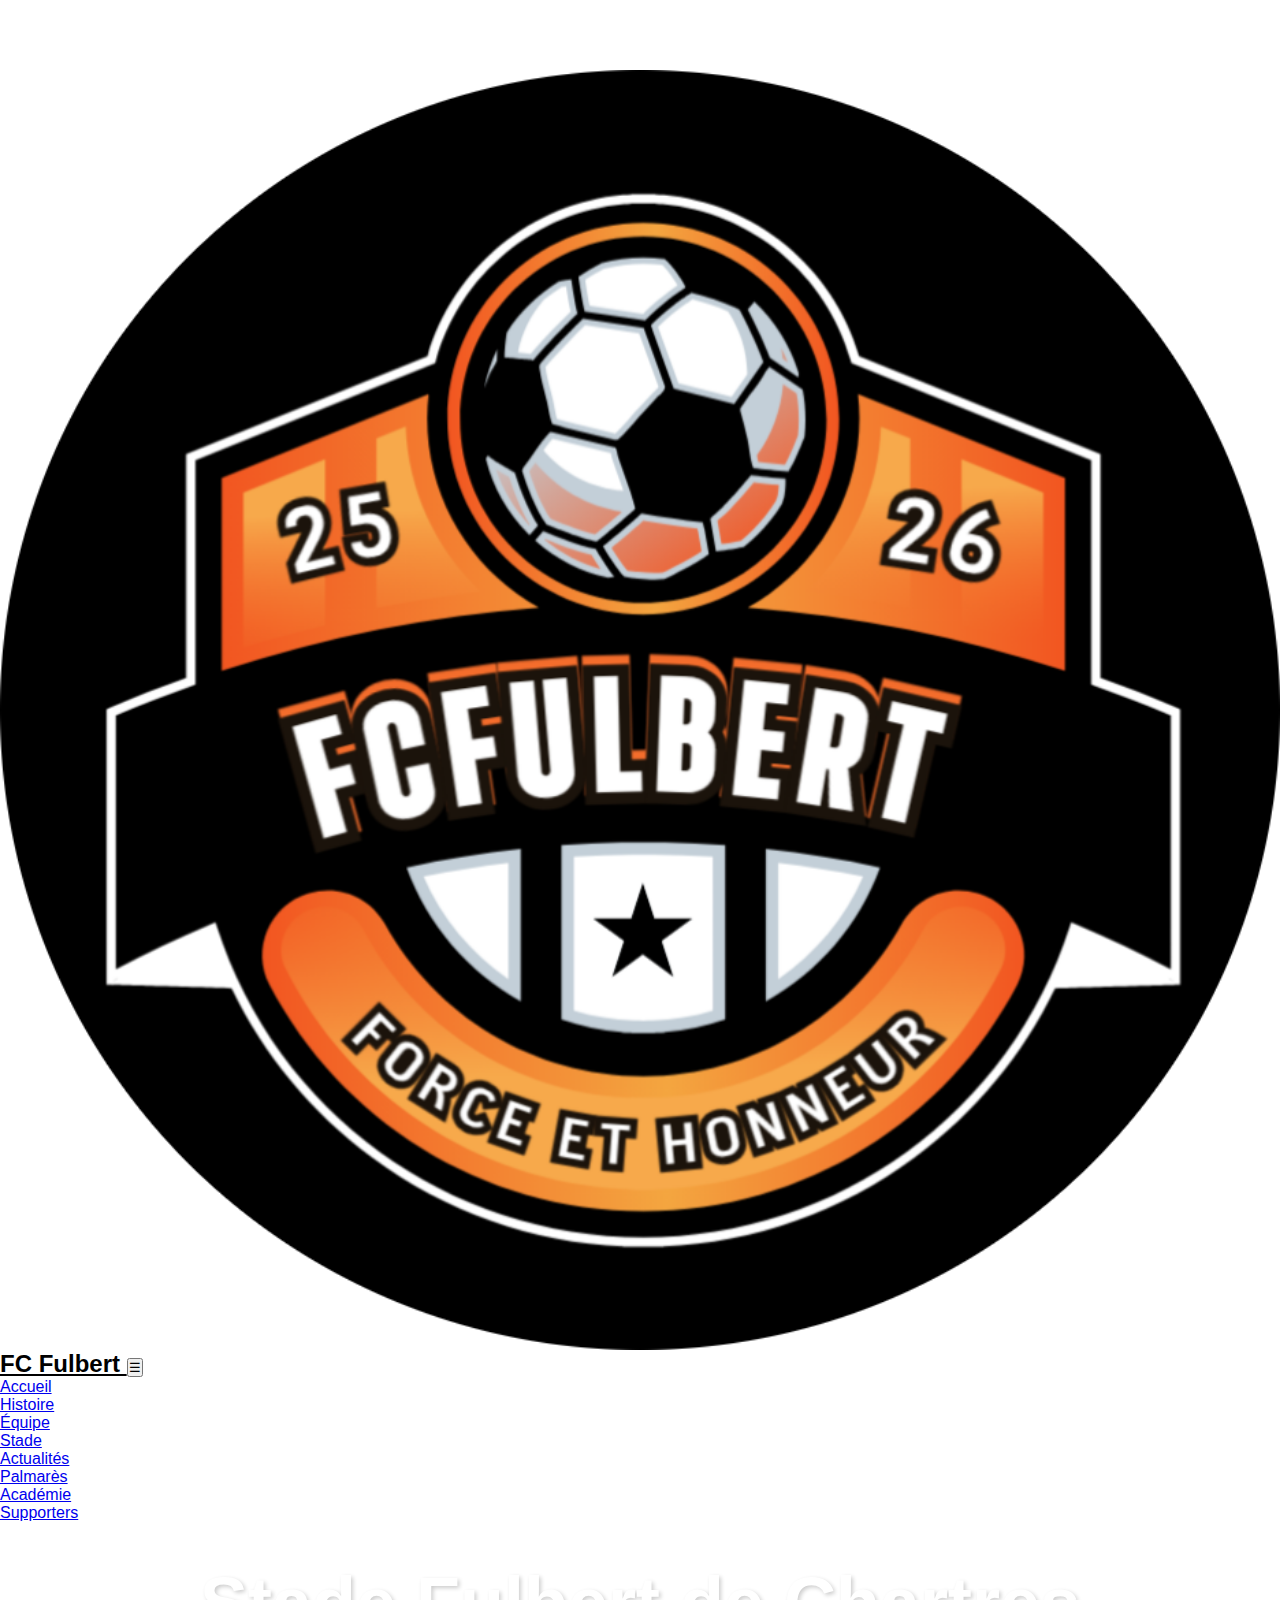
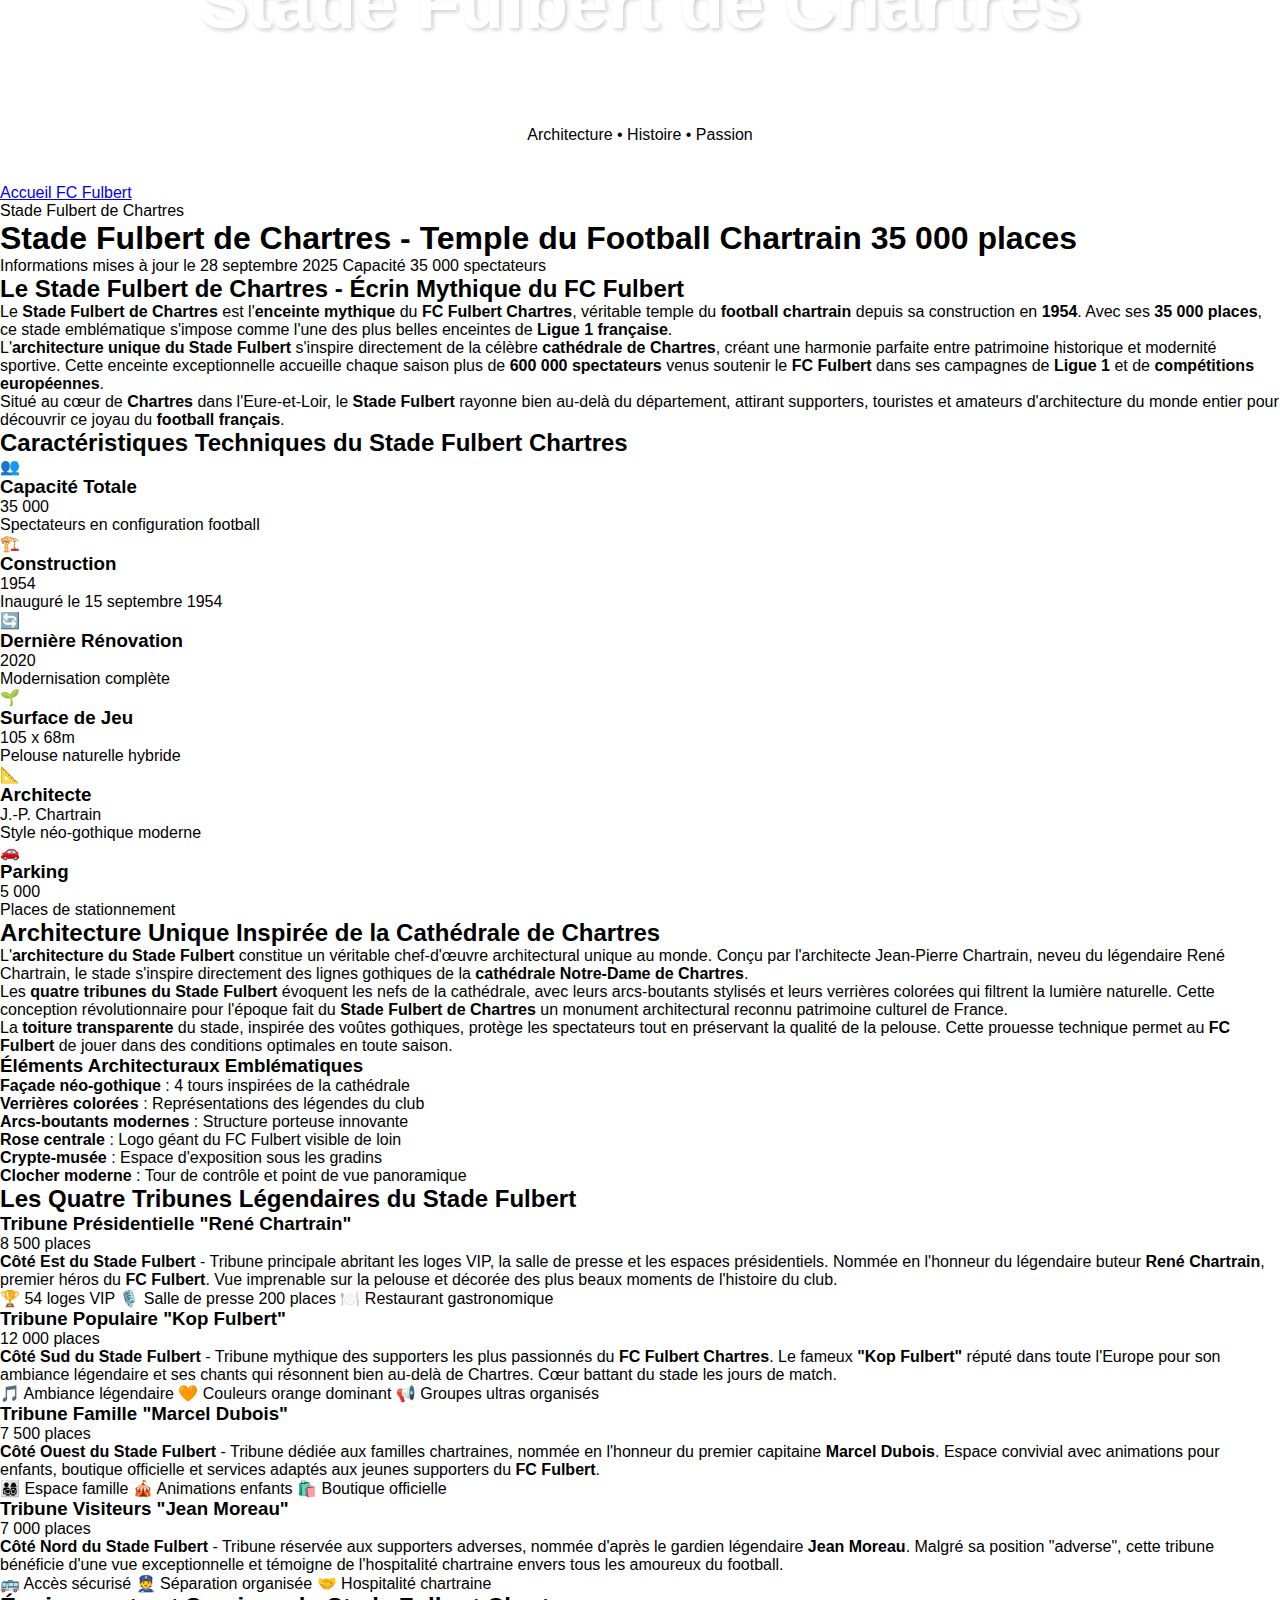
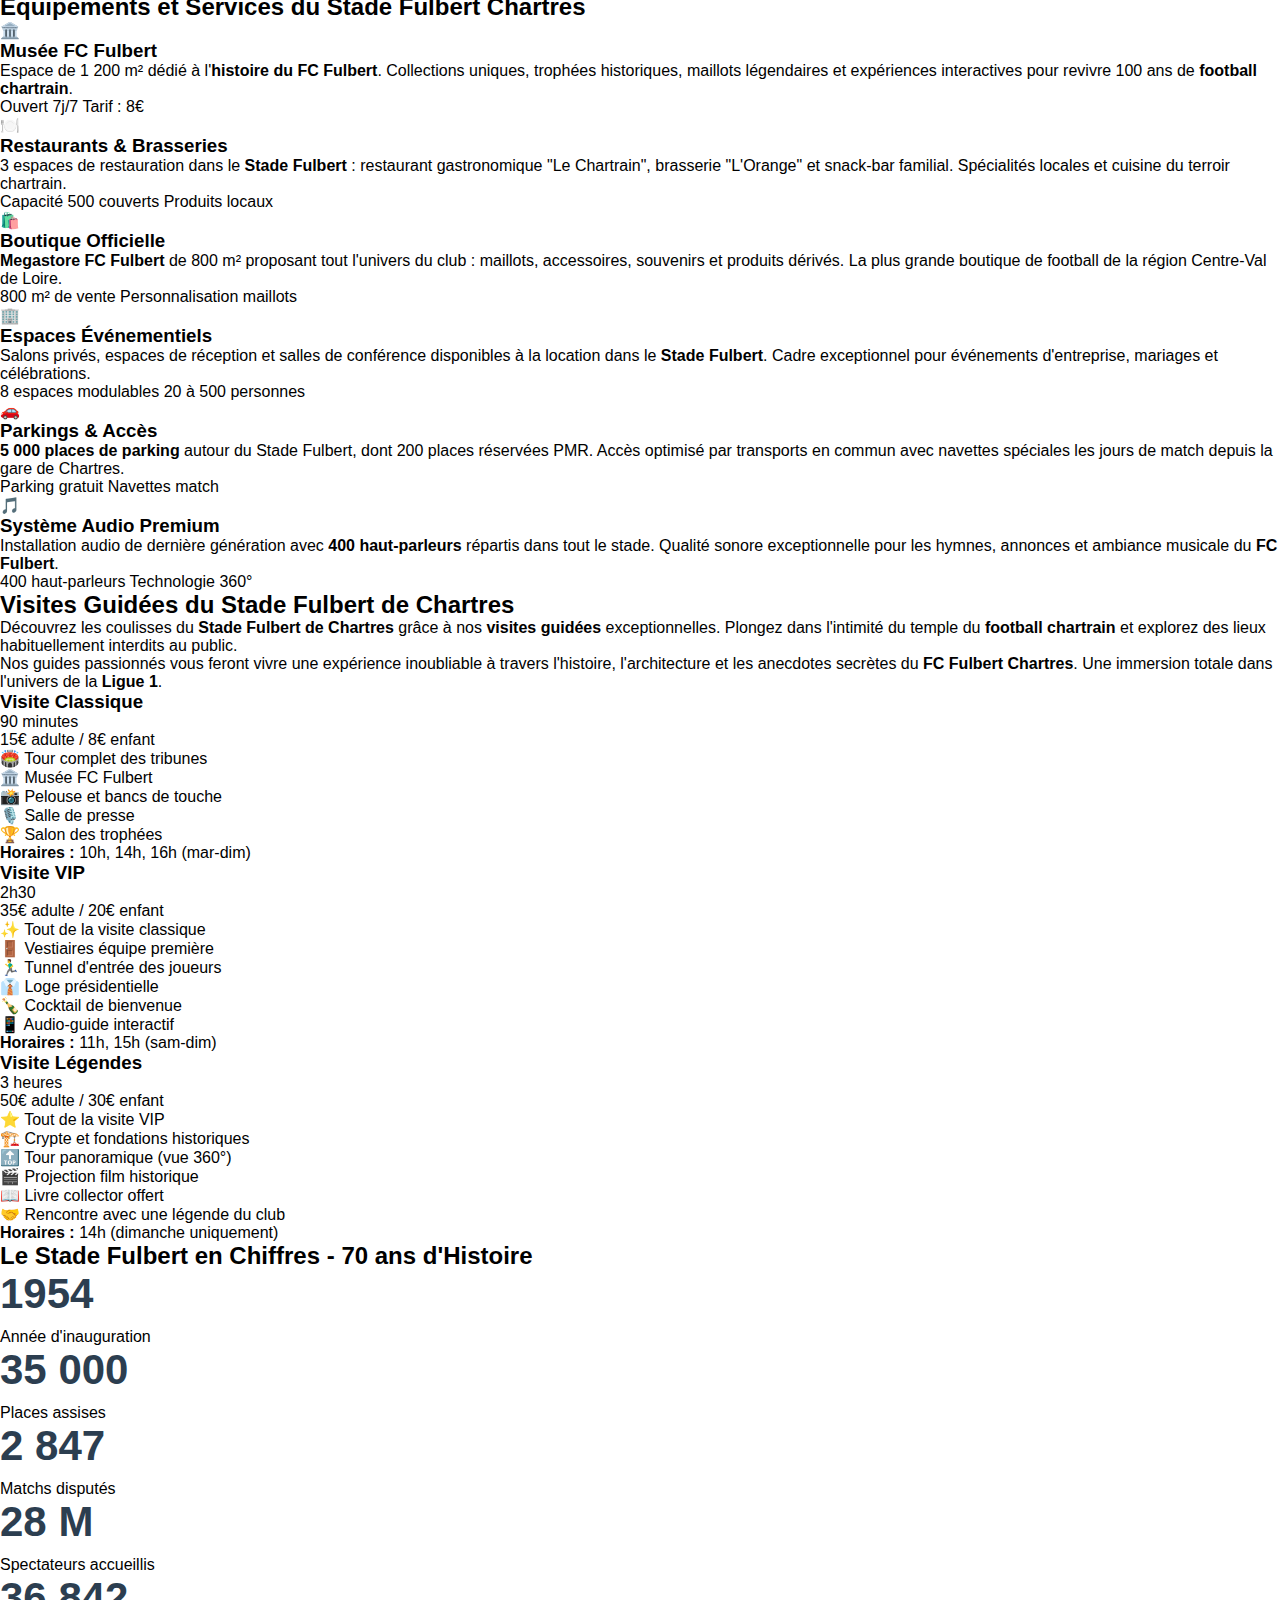
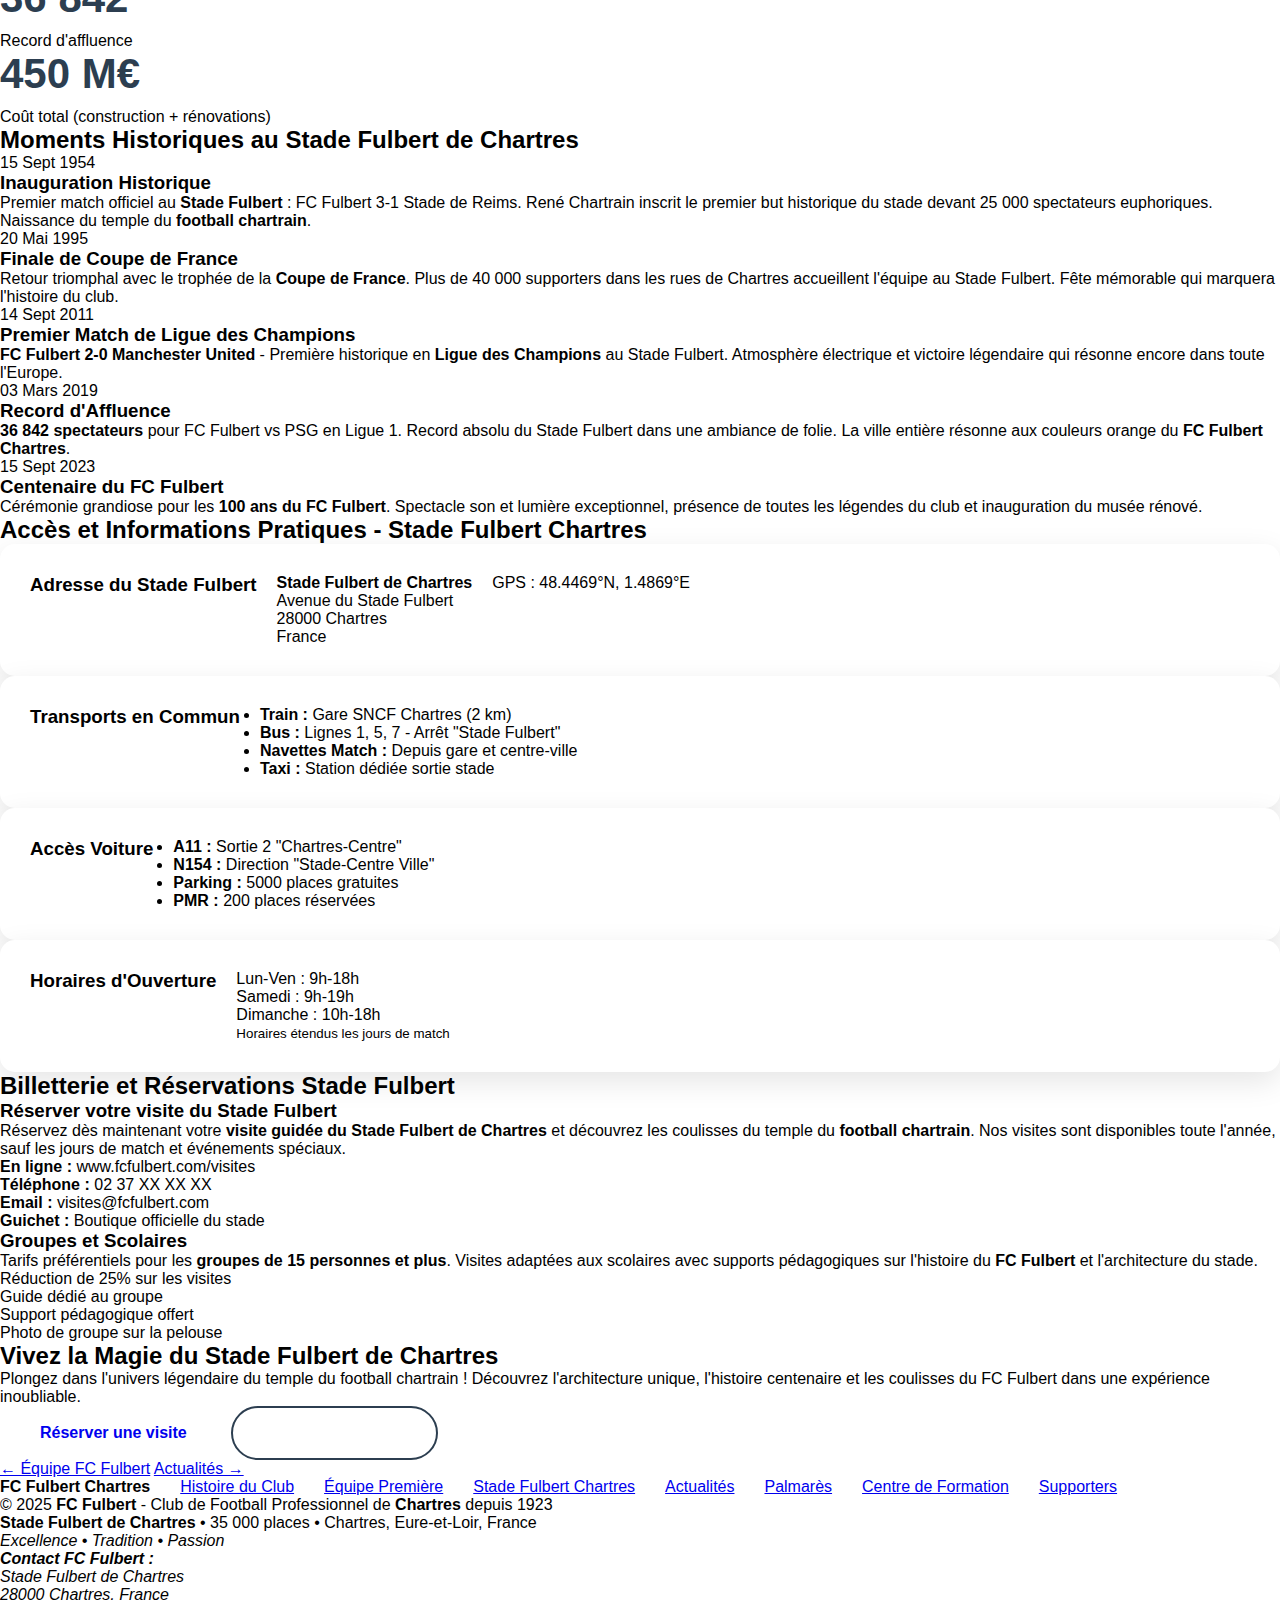
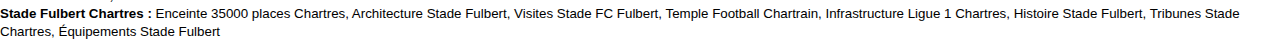
<file: stade.html>
<!DOCTYPE html>
<html lang="fr">

<head>
    <meta charset="UTF-8">
    <meta name="viewport" content="width=device-width, initial-scale=1.0">

    <!-- Titre SEO ultra-optimisé pour "Stade FC Fulbert" -->
    <title>Stade Fulbert Chartres | Enceinte 35000 places Ligue 1</title>

    <!-- Meta description optimisée (158 caractères) -->
    <meta name="description"
        content="Découvrez le Stade Fulbert de Chartres, enceinte mythique de 35000 places du FC Fulbert. Architecture unique, histoire centenaire, visites guidées. Temple du football chartrain.">

    <!-- Mots-clés longue traîne ultra-ciblés -->
    <meta name="keywords"
        content="Stade Fulbert Chartres, stade FC Fulbert, enceinte 35000 places Chartres, architecture stade Chartres, visites stade Fulbert, temple football chartrain, infrastructure FC Fulbert, stade Ligue 1 Chartres, gradins Fulbert">

    <!-- Balises SEO techniques renforcées -->
    <meta name="robots" content="index, follow, max-image-preview:large, max-snippet:-1">
    <meta name="googlebot" content="index, follow">
    <meta name="author" content="FC Fulbert Chartres - Service Communication">
    <meta name="revisit-after" content="7 days">
    <meta name="language" content="French">
    <meta name="distribution" content="global">
    <meta name="rating" content="general">

    <!-- URL canonique -->
    <link rel="canonical" href="http://localhost/stade.html">

    <!-- Open Graph optimisé pour le Stade -->
    <meta property="og:title" content="Stade Fulbert de Chartres - Enceinte mythique 35000 places">
    <meta property="og:description"
        content="Temple du football chartrain depuis 1954. Découvrez l'architecture unique du Stade Fulbert, ses 35000 places et son atmosphère légendaire en Ligue 1.">
    <meta property="og:type" content="website">
    <meta property="og:url" content="http://localhost/stade.html">
    <meta property="og:site_name" content="FC Fulbert Chartres">
    <meta property="og:locale" content="fr_FR">
    <meta property="og:image" content="img/stade-fulbert-aerien.jpg">
    <meta property="og:image:alt" content="Stade Fulbert de Chartres - Vue aérienne de l'enceinte">

    <!-- Twitter Cards -->
    <meta name="twitter:card" content="summary_large_image">
    <meta name="twitter:title" content="Stade Fulbert Chartres - Temple Football 35000 places">
    <meta name="twitter:description"
        content="Architecture unique inspirée de la cathédrale de Chartres. Découvrez l'enceinte mythique du FC Fulbert depuis 1954.">
    <meta name="twitter:image" content="img/stade-fulbert-aerien.jpg">

    <!-- Géolocalisation précise -->
    <meta name="geo.region" content="FR-28">
    <meta name="geo.placename" content="Chartres, Eure-et-Loir">
    <meta name="geo.position" content="48.4469;1.4869">
    <meta name="ICBM" content="48.4469, 1.4869">

    <!-- Schema.org enrichi pour le stade -->
    <script type="application/ld+json">
    {
        "@context": "https://schema.org",
        "@type": "StadiumOrArena",
        "name": "Stade Fulbert de Chartres",
        "alternateName": ["Stade Fulbert", "Temple de Chartres", "Enceinte Fulbert"],
        "description": "Stade de football de 35000 places, domicile du FC Fulbert Chartres en Ligue 1 française",
        "maximumAttendeeCapacity": 35000,
        "address": {
            "@type": "PostalAddress",
            "streetAddress": "Avenue du Stade Fulbert",
            "addressLocality": "Chartres",
            "@type": "PostalAddress",
            "streetAddress": "Avenue du Stade Fulbert",
            "addressLocality": "Chartres",
            "addressRegion": "Eure-et-Loir",
            "postalCode": "28000",
            "addressCountry": "FR"
        },
        "geo": {
            "@type": "GeoCoordinates",
            "latitude": "48.4469",
            "longitude": "1.4869"
        },
        "homeTeam": {
            "@type": "SportsTeam",
            "name": "FC Fulbert Chartres",
            "sport": "Association Football"
        },
        "openingDate": "1954",
        "surface": "Pelouse naturelle hybride",
        "architect": "Jean-Pierre Chartrain",
        "sameAs": [
            "https://fr.wikipedia.org/wiki/Stade_Fulbert_de_Chartres"
        ],
        "amenityFeature": [
            {
                "@type": "LocationFeatureSpecification",
                "name": "Parking",
                "value": "5000 places"
            },
            {
                "@type": "LocationFeatureSpecification",
                "name": "Boutique officielle",
                "value": true
            },
            {
                "@type": "LocationFeatureSpecification",
                "name": "Restaurant",
                "value": true
            },
            {
                "@type": "LocationFeatureSpecification",
                "name": "Musée du club",
                "value": true
            }
        ]
    }
    </script>

    <!-- CSS -->
    <link rel="stylesheet" href="config/style.css">

    <!-- Favicon cohérent -->
    <link rel="icon" type="image/webp" href="img/Logo-FcFulbert.png">

    <!-- Sitemap -->
    <link rel="sitemap" href="/sitemap.xml">

    <!-- Liens de navigation inter-pages -->
    <link rel="home" href="index.html" title="Accueil FC Fulbert Chartres">
    <link rel="prev" href="equipe.html" title="Équipe FC Fulbert">
    <link rel="next" href="actualites.html" title="Actualités FC Fulbert">
</head>

<body>
    <!-- Header identique aux autres pages -->
    <header role="banner">
        <div class="container">
            <div class="header-content">
                <a href="index.html" class="logo" aria-label="FC Fulbert Chartres - Accueil">
                    <img src="img/Logo-FcFulbert.png" alt="Logo FC Fulbert Chartres" width="50" height="50">
                    FC Fulbert
                </a>
                <button class="mobile-menu" onclick="toggleMenu()" aria-label="Menu navigation"
                    aria-expanded="false">☰</button>
                <nav role="navigation" aria-label="Navigation principale">
                    <ul id="nav-menu">
                        <li><a href="index.html">Accueil</a></li>
                        <li><a href="histoire.html">Histoire</a></li>
                        <li><a href="equipe.html">Équipe</a></li>
                        <li><a href="stade.html" aria-current="page">Stade</a></li>
                        <li><a href="actualites.html">Actualités</a></li>
                        <li><a href="palmares.html">Palmarès</a></li>
                        <li><a href="academie.html">Académie</a></li>
                        <li><a href="supporters.html">Supporters</a></li>
                    </ul>
                </nav>
            </div>
        </div>
    </header>

    <!-- Hero section Stade -->
    <section class="hero-section stadium-hero" role="banner">
        <div class="container">
            <div class="hero-content">
                <p class="hero-title">Stade Fulbert de Chartres</p>
                <p class="hero-subtitle">Temple du football chartrain - 35 000 places depuis 1954</p>
                <p class="hero-values">Architecture • Histoire • Passion</p>
            </div>
        </div>
    </section>

    <!-- Fil d'Ariane SEO optimisé -->
    <nav aria-label="Fil d'Ariane" class="breadcrumb">
        <div class="container">
            <ol itemscope itemtype="https://schema.org/BreadcrumbList">
                <li itemprop="itemListElement" itemscope itemtype="https://schema.org/ListItem">
                    <a itemprop="item" href="index.html">
                        <span itemprop="name">Accueil FC Fulbert</span>
                    </a>
                    <meta itemprop="position" content="1">
                </li>
                <li itemprop="itemListElement" itemscope itemtype="https://schema.org/ListItem">
                    <span itemprop="name">Stade Fulbert de Chartres</span>
                    <meta itemprop="position" content="2">
                </li>
            </ol>
        </div>
    </nav>

    <div class="container">
        <main role="main" id="main-content">
            <!-- Article principal avec Schema.org -->
            <article itemscope itemtype="https://schema.org/StadiumOrArena">
                <!-- H1 unique et optimisé -->
                <section class="article-header fade-in">
                    <h1 itemprop="name">Stade Fulbert de Chartres - Temple du Football Chartrain 35 000 places</h1>
                    <div class="article-meta">
                        <time datetime="2025-09-28">Informations mises à jour le 28 septembre 2025</time>
                        <span>Capacité 35 000 spectateurs</span>
                    </div>
                </section>

                <!-- Introduction du stade -->
                <section class="stadium-intro fade-in" itemprop="description">
                    <h2>Le Stade Fulbert de Chartres - Écrin Mythique du FC Fulbert</h2>
                    <p>Le <strong>Stade Fulbert de Chartres</strong> est l'<strong>enceinte mythique</strong> du
                        <strong>FC Fulbert Chartres</strong>, véritable temple du <strong>football chartrain</strong>
                        depuis sa construction en <strong>1954</strong>. Avec ses <strong>35 000 places</strong>,
                        ce stade emblématique s'impose comme l'une des plus belles enceintes de <strong>Ligue 1
                            française</strong>.
                    </p>

                    <p>L'<strong>architecture unique du Stade Fulbert</strong> s'inspire directement de la célèbre
                        <strong>cathédrale de Chartres</strong>, créant une harmonie parfaite entre patrimoine
                        historique et modernité sportive. Cette enceinte exceptionnelle accueille chaque saison
                        plus de <strong>600 000 spectateurs</strong> venus soutenir le <strong>FC Fulbert</strong>
                        dans ses campagnes de <strong>Ligue 1</strong> et de <strong>compétitions européennes</strong>.
                    </p>

                    <p>Situé au cœur de <strong>Chartres</strong> dans l'Eure-et-Loir, le <strong>Stade Fulbert</strong>
                        rayonne bien au-delà du département, attirant supporters, touristes et amateurs d'architecture
                        du monde entier pour découvrir ce joyau du <strong>football français</strong>.</p>
                </section>

                <!-- Caractéristiques techniques -->
                <section class="stadium-specs fade-in">
                    <h2>Caractéristiques Techniques du Stade Fulbert Chartres</h2>
                    <div class="specs-grid">
                        <div class="spec-card capacity-card" itemscope itemtype="https://schema.org/QuantitativeValue">
                            <div class="spec-icon">👥</div>
                            <h3>Capacité Totale</h3>
                            <div class="spec-value" itemprop="value">35 000</div>
                            <p class="spec-detail">Spectateurs en configuration football</p>
                        </div>

                        <div class="spec-card construction-card">
                            <div class="spec-icon">🏗️</div>
                            <h3>Construction</h3>
                            <div class="spec-value" itemprop="openingDate">1954</div>
                            <p class="spec-detail">Inauguré le 15 septembre 1954</p>
                        </div>

                        <div class="spec-card renovation-card">
                            <div class="spec-icon">🔄</div>
                            <h3>Dernière Rénovation</h3>
                            <div class="spec-value">2020</div>
                            <p class="spec-detail">Modernisation complète</p>
                        </div>

                        <div class="spec-card surface-card">
                            <div class="spec-icon">🌱</div>
                            <h3>Surface de Jeu</h3>
                            <div class="spec-value">105 x 68m</div>
                            <p class="spec-detail">Pelouse naturelle hybride</p>
                        </div>

                        <div class="spec-card architect-card">
                            <div class="spec-icon">📐</div>
                            <h3>Architecte</h3>
                            <div class="spec-value">J.-P. Chartrain</div>
                            <p class="spec-detail">Style néo-gothique moderne</p>
                        </div>

                        <div class="spec-card parking-card">
                            <div class="spec-icon">🚗</div>
                            <h3>Parking</h3>
                            <div class="spec-value">5 000</div>
                            <p class="spec-detail">Places de stationnement</p>
                        </div>
                    </div>
                </section>

                <!-- Architecture unique -->
                <section class="architecture-section fade-in">
                    <h2>Architecture Unique Inspirée de la Cathédrale de Chartres</h2>
                    <div class="architecture-content">
                        <div class="architecture-text">
                            <p>L'<strong>architecture du Stade Fulbert</strong> constitue un véritable chef-d'œuvre
                                architectural unique au monde. Conçu par l'architecte Jean-Pierre Chartrain, neveu
                                du légendaire René Chartrain, le stade s'inspire directement des lignes gothiques
                                de la <strong>cathédrale Notre-Dame de Chartres</strong>.</p>

                            <p>Les <strong>quatre tribunes du Stade Fulbert</strong> évoquent les nefs de la cathédrale,
                                avec leurs arcs-boutants stylisés et leurs verrières colorées qui filtrent la lumière
                                naturelle. Cette conception révolutionnaire pour l'époque fait du <strong>Stade Fulbert
                                    de Chartres</strong> un monument architectural reconnu patrimoine culturel de
                                France.</p>

                            <p>La <strong>toiture transparente</strong> du stade, inspirée des voûtes gothiques,
                                protège les spectateurs tout en préservant la qualité de la pelouse. Cette prouesse
                                technique permet au <strong>FC Fulbert</strong> de jouer dans des conditions optimales
                                en toute saison.</p>
                        </div>

                        <div class="architecture-features">
                            <h3>Éléments Architecturaux Emblématiques</h3>
                            <ul class="features-list">
                                <li><strong>Façade néo-gothique</strong> : 4 tours inspirées de la cathédrale</li>
                                <li><strong>Verrières colorées</strong> : Représentations des légendes du club</li>
                                <li><strong>Arcs-boutants modernes</strong> : Structure porteuse innovante</li>
                                <li><strong>Rose centrale</strong> : Logo géant du FC Fulbert visible de loin</li>
                                <li><strong>Crypte-musée</strong> : Espace d'exposition sous les gradins</li>
                                <li><strong>Clocher moderne</strong> : Tour de contrôle et point de vue panoramique</li>
                            </ul>
                        </div>
                    </div>
                </section>

                <!-- Les quatre tribunes -->
                <section class="tribunes-section fade-in">
                    <h2>Les Quatre Tribunes Légendaires du Stade Fulbert</h2>

                    <div class="tribune-card main-tribune">
                        <div class="tribune-header">
                            <h3>Tribune Présidentielle "René Chartrain"</h3>
                            <span class="tribune-capacity">8 500 places</span>
                        </div>
                        <div class="tribune-content">
                            <p><strong>Côté Est du Stade Fulbert</strong> - Tribune principale abritant les loges VIP,
                                la salle de presse et les espaces présidentiels. Nommée en l'honneur du légendaire
                                buteur <strong>René Chartrain</strong>, premier héros du <strong>FC Fulbert</strong>.
                                Vue imprenable sur la pelouse et décorée des plus beaux moments de l'histoire du club.
                            </p>
                            <div class="tribune-features">
                                <span class="feature">🏆 54 loges VIP</span>
                                <span class="feature">🎙️ Salle de presse 200 places</span>
                                <span class="feature">🍽️ Restaurant gastronomique</span>
                            </div>
                        </div>
                    </div>

                    <div class="tribune-card supporters-tribune">
                        <div class="tribune-header">
                            <h3>Tribune Populaire "Kop Fulbert"</h3>
                            <span class="tribune-capacity">12 000 places</span>
                        </div>
                        <div class="tribune-content">
                            <p><strong>Côté Sud du Stade Fulbert</strong> - Tribune mythique des supporters les plus
                                passionnés du <strong>FC Fulbert Chartres</strong>. Le fameux <strong>"Kop
                                    Fulbert"</strong>
                                réputé dans toute l'Europe pour son ambiance légendaire et ses chants qui résonnent
                                bien au-delà de Chartres. Cœur battant du stade les jours de match.</p>
                            <div class="tribune-features">
                                <span class="feature">🎵 Ambiance légendaire</span>
                                <span class="feature">🧡 Couleurs orange dominant</span>
                                <span class="feature">📢 Groupes ultras organisés</span>
                            </div>
                        </div>
                    </div>

                    <div class="tribune-card family-tribune">
                        <div class="tribune-header">
                            <h3>Tribune Famille "Marcel Dubois"</h3>
                            <span class="tribune-capacity">7 500 places</span>
                        </div>
                        <div class="tribune-content">
                            <p><strong>Côté Ouest du Stade Fulbert</strong> - Tribune dédiée aux familles chartraines,
                                nommée en l'honneur du premier capitaine <strong>Marcel Dubois</strong>. Espace
                                convivial
                                avec animations pour enfants, boutique officielle et services adaptés aux jeunes
                                supporters du <strong>FC Fulbert</strong>.</p>
                            <div class="tribune-features">
                                <span class="feature">👨‍👩‍👧‍👦 Espace famille</span>
                                <span class="feature">🎪 Animations enfants</span>
                                <span class="feature">🛍️ Boutique officielle</span>
                            </div>
                        </div>
                    </div>

                    <div class="tribune-card visitors-tribune">
                        <div class="tribune-header">
                            <h3>Tribune Visiteurs "Jean Moreau"</h3>
                            <span class="tribune-capacity">7 000 places</span>
                        </div>
                        <div class="tribune-content">
                            <p><strong>Côté Nord du Stade Fulbert</strong> - Tribune réservée aux supporters adverses,
                                nommée d'après le gardien légendaire <strong>Jean Moreau</strong>. Malgré sa position
                                "adverse", cette tribune bénéficie d'une vue exceptionnelle et témoigne de l'hospitalité
                                chartraine envers tous les amoureux du football.</p>
                            <div class="tribune-features">
                                <span class="feature">🚌 Accès sécurisé</span>
                                <span class="feature">👮 Séparation organisée</span>
                                <span class="feature">🤝 Hospitalité chartraine</span>
                            </div>
                        </div>
                    </div>
                </section>

                <!-- Équipements et services -->
                <section class="facilities-section fade-in">
                    <h2>Équipements et Services du Stade Fulbert Chartres</h2>
                    <div class="facilities-grid">
                        <div class="facility-card">
                            <div class="facility-icon">🏛️</div>
                            <h3>Musée FC Fulbert</h3>
                            <p>Espace de 1 200 m² dédié à l'<strong>histoire du FC Fulbert</strong>. Collections
                                uniques, trophées historiques, maillots légendaires et expériences interactives
                                pour revivre 100 ans de <strong>football chartrain</strong>.</p>
                            <div class="facility-info">
                                <span>Ouvert 7j/7</span>
                                <span>Tarif : 8€</span>
                            </div>
                        </div>

                        <div class="facility-card">
                            <div class="facility-icon">🍽️</div>
                            <h3>Restaurants & Brasseries</h3>
                            <p>3 espaces de restauration dans le <strong>Stade Fulbert</strong> : restaurant
                                gastronomique "Le Chartrain", brasserie "L'Orange" et snack-bar familial.
                                Spécialités locales et cuisine du terroir chartrain.</p>
                            <div class="facility-info">
                                <span>Capacité 500 couverts</span>
                                <span>Produits locaux</span>
                            </div>
                        </div>

                        <div class="facility-card">
                            <div class="facility-icon">🛍️</div>
                            <h3>Boutique Officielle</h3>
                            <p><strong>Megastore FC Fulbert</strong> de 800 m² proposant tout l'univers du club :
                                maillots, accessoires, souvenirs et produits dérivés. La plus grande boutique
                                de football de la région Centre-Val de Loire.</p>
                            <div class="facility-info">
                                <span>800 m² de vente</span>
                                <span>Personnalisation maillots</span>
                            </div>
                        </div>

                        <div class="facility-card">
                            <div class="facility-icon">🏢</div>
                            <h3>Espaces Événementiels</h3>
                            <p>Salons privés, espaces de réception et salles de conférence disponibles à la location
                                dans le <strong>Stade Fulbert</strong>. Cadre exceptionnel pour événements
                                d'entreprise, mariages et célébrations.</p>
                            <div class="facility-info">
                                <span>8 espaces modulables</span>
                                <span>20 à 500 personnes</span>
                            </div>
                        </div>

                        <div class="facility-card">
                            <div class="facility-icon">🚗</div>
                            <h3>Parkings & Accès</h3>
                            <p><strong>5 000 places de parking</strong> autour du Stade Fulbert, dont 200 places
                                réservées PMR. Accès optimisé par transports en commun avec navettes spéciales
                                les jours de match depuis la gare de Chartres.</p>
                            <div class="facility-info">
                                <span>Parking gratuit</span>
                                <span>Navettes match</span>
                            </div>
                        </div>

                        <div class="facility-card">
                            <div class="facility-icon">🎵</div>
                            <h3>Système Audio Premium</h3>
                            <p>Installation audio de dernière génération avec <strong>400 haut-parleurs</strong>
                                répartis dans tout le stade. Qualité sonore exceptionnelle pour les hymnes,
                                annonces et ambiance musicale du <strong>FC Fulbert</strong>.</p>
                            <div class="facility-info">
                                <span>400 haut-parleurs</span>
                                <span>Technologie 360°</span>
                            </div>
                        </div>
                    </div>
                </section>

                <!-- Visites du stade -->
                <section class="tours-section fade-in">
                    <h2>Visites Guidées du Stade Fulbert de Chartres</h2>
                    <div class="tours-content">
                        <div class="tour-description">
                            <p>Découvrez les coulisses du <strong>Stade Fulbert de Chartres</strong> grâce à nos
                                <strong>visites guidées</strong> exceptionnelles. Plongez dans l'intimité du temple
                                du <strong>football chartrain</strong> et explorez des lieux habituellement interdits
                                au public.
                            </p>

                            <p>Nos guides passionnés vous feront vivre une expérience inoubliable à travers l'histoire,
                                l'architecture et les anecdotes secrètes du <strong>FC Fulbert Chartres</strong>.
                                Une immersion totale dans l'univers de la <strong>Ligue 1</strong>.</p>
                        </div>

                        <div class="tour-packages">
                            <div class="tour-package classic">
                                <h3>Visite Classique</h3>
                                <div class="tour-duration">90 minutes</div>
                                <div class="tour-price">15€ adulte / 8€ enfant</div>
                                <ul class="tour-includes">
                                    <li>🏟️ Tour complet des tribunes</li>
                                    <li>🏛️ Musée FC Fulbert</li>
                                    <li>📸 Pelouse et bancs de touche</li>
                                    <li>🎙️ Salle de presse</li>
                                    <li>🏆 Salon des trophées</li>
                                </ul>
                                <div class="tour-schedule">
                                    <strong>Horaires :</strong> 10h, 14h, 16h (mar-dim)
                                </div>
                            </div>

                            <div class="tour-package premium">
                                <h3>Visite VIP</h3>
                                <div class="tour-duration">2h30</div>
                                <div class="tour-price">35€ adulte / 20€ enfant</div>
                                <ul class="tour-includes">
                                    <li>✨ Tout de la visite classique</li>
                                    <li>🚪 Vestiaires équipe première</li>
                                    <li>🏃‍♂️ Tunnel d'entrée des joueurs</li>
                                    <li>👔 Loge présidentielle</li>
                                    <li>🍾 Cocktail de bienvenue</li>
                                    <li>📱 Audio-guide interactif</li>
                                </ul>
                                <div class="tour-schedule">
                                    <strong>Horaires :</strong> 11h, 15h (sam-dim)
                                </div>
                            </div>

                            <div class="tour-package legend">
                                <h3>Visite Légendes</h3>
                                <div class="tour-duration">3 heures</div>
                                <div class="tour-price">50€ adulte / 30€ enfant</div>
                                <ul class="tour-includes">
                                    <li>⭐ Tout de la visite VIP</li>
                                    <li>🏗️ Crypte et fondations historiques</li>
                                    <li>🔝 Tour panoramique (vue 360°)</li>
                                    <li>🎬 Projection film historique</li>
                                    <li>📖 Livre collector offert</li>
                                    <li>🤝 Rencontre avec une légende du club</li>
                                </ul>
                                <div class="tour-schedule">
                                    <strong>Horaires :</strong> 14h (dimanche uniquement)
                                </div>
                            </div>
                        </div>
                    </div>
                </section>

                <!-- Statistiques du stade -->
                <section class="stadium-stats fade-in">
                    <h2>Le Stade Fulbert en Chiffres - 70 ans d'Histoire</h2>
                    <div class="stats-grid stadium-numbers">
                        <div class="stat-card historic-stat">
                            <span class="stat-number">1954</span>
                            <span>Année d'inauguration</span>
                        </div>

                        <div class="stat-card capacity-stat">
                            <span class="stat-number">35 000</span>
                            <span>Places assises</span>
                        </div>

                        <div class="stat-card matches-stat">
                            <span class="stat-number">2 847</span>
                            <span>Matchs disputés</span>
                        </div>

                        <div class="stat-card attendance-stat">
                            <span class="stat-number">28 M</span>
                            <span>Spectateurs accueillis</span>
                        </div>

                        <div class="stat-card record-stat">
                            <span class="stat-number">36 842</span>
                            <span>Record d'affluence</span>
                        </div>

                        <div class="stat-card cost-stat">
                            <span class="stat-number">450 M€</span>
                            <span>Coût total (construction + rénovations)</span>
                        </div>
                    </div>
                </section>

                <!-- Moments historiques -->
                <section class="historic-moments fade-in">
                    <h2>Moments Historiques au Stade Fulbert de Chartres</h2>
                    <div class="moments-timeline">
                        <div class="moment-item legendary">
                            <div class="moment-date">15 Sept 1954</div>
                            <div class="moment-content">
                                <h3>Inauguration Historique</h3>
                                <p>Premier match officiel au <strong>Stade Fulbert</strong> : FC Fulbert 3-1 Stade de
                                    Reims.
                                    René Chartrain inscrit le premier but historique du stade devant 25 000 spectateurs
                                    euphoriques. Naissance du temple du <strong>football chartrain</strong>.</p>
                            </div>
                        </div>

                        <div class="moment-item triumph">
                            <div class="moment-date">20 Mai 1995</div>
                            <div class="moment-content">
                                <h3>Finale de Coupe de France</h3>
                                <p>Retour triomphal avec le trophée de la <strong>Coupe de France</strong>. Plus de
                                    40 000 supporters dans les rues de Chartres accueillent l'équipe au Stade Fulbert.
                                    Fête mémorable qui marquera l'histoire du club.</p>
                            </div>
                        </div>

                        <div class="moment-item european">
                            <div class="moment-date">14 Sept 2011</div>
                            <div class="moment-content">
                                <h3>Premier Match de Ligue des Champions</h3>
                                <p><strong>FC Fulbert 2-0 Manchester United</strong> - Première historique en
                                    <strong>Ligue des Champions</strong> au Stade Fulbert. Atmosphère électrique
                                    et victoire légendaire qui résonne encore dans toute l'Europe.
                                </p>
                            </div>
                        </div>

                        <div class="moment-item record">
                            <div class="moment-date">03 Mars 2019</div>
                            <div class="moment-content">
                                <h3>Record d'Affluence</h3>
                                <p><strong>36 842 spectateurs</strong> pour FC Fulbert vs PSG en Ligue 1.
                                    Record absolu du Stade Fulbert dans une ambiance de folie. La ville entière
                                    résonne aux couleurs orange du <strong>FC Fulbert Chartres</strong>.</p>
                            </div>
                        </div>

                        <div class="moment-item centenary">
                            <div class="moment-date">15 Sept 2023</div>
                            <div class="moment-content">
                                <h3>Centenaire du FC Fulbert</h3>
                                <p>Cérémonie grandiose pour les <strong>100 ans du FC Fulbert</strong>.
                                    Spectacle son et lumière exceptionnel, présence de toutes les légendes
                                    du club et inauguration du musée rénové.</p>
                            </div>
                        </div>
                    </div>
                </section>

                <!-- Accès et informations pratiques -->
                <section class="practical-info fade-in">
                    <h2>Accès et Informations Pratiques - Stade Fulbert Chartres</h2>

                    <div class="info-grid">
                        <div class="info-card address-card">
                            <h3>Adresse du Stade Fulbert</h3>
                            <div class="address-details" itemprop="address" itemscope
                                itemtype="https://schema.org/PostalAddress">
                                <p><strong>Stade Fulbert de Chartres</strong></p>
                                <p itemprop="streetAddress">Avenue du Stade Fulbert</p>
                                <p><span itemprop="postalCode">28000</span> <span
                                        itemprop="addressLocality">Chartres</span></p>
                                <p itemprop="addressCountry">France</p>
                            </div>
                            <div class="coordinates">
                                <span>GPS : 48.4469°N, 1.4869°E</span>
                            </div>
                        </div>

                        <div class="info-card transport-card">
                            <h3>Transports en Commun</h3>
                            <ul class="transport-options">
                                <li><strong>Train :</strong> Gare SNCF Chartres (2 km)</li>
                                <li><strong>Bus :</strong> Lignes 1, 5, 7 - Arrêt "Stade Fulbert"</li>
                                <li><strong>Navettes Match :</strong> Depuis gare et centre-ville</li>
                                <li><strong>Taxi :</strong> Station dédiée sortie stade</li>
                            </ul>
                        </div>

                        <div class="info-card access-card">
                            <h3>Accès Voiture</h3>
                            <ul class="road-access">
                                <li><strong>A11 :</strong> Sortie 2 "Chartres-Centre"</li>
                                <li><strong>N154 :</strong> Direction "Stade-Centre Ville"</li>
                                <li><strong>Parking :</strong> 5000 places gratuites</li>
                                <li><strong>PMR :</strong> 200 places réservées</li>
                            </ul>
                        </div>

                        <div class="info-card opening-card">
                            <h3>Horaires d'Ouverture</h3>
                            <div class="opening-hours">
                                <div class="hours-item">
                                    <span class="day">Lun-Ven :</span>
                                    <span class="time">9h-18h</span>
                                </div>
                                <div class="hours-item">
                                    <span class="day">Samedi :</span>
                                    <span class="time">9h-19h</span>
                                </div>
                                <div class="hours-item">
                                    <span class="day">Dimanche :</span>
                                    <span class="time">10h-18h</span>
                                </div>
                                <div class="hours-note">
                                    <small>Horaires étendus les jours de match</small>
                                </div>
                            </div>
                        </div>
                    </div>
                </section>

                <!-- Réservation et billetterie -->
                <section class="booking-section fade-in">
                    <h2>Billetterie et Réservations Stade Fulbert</h2>

                    <div class="booking-content">
                        <div class="booking-info">
                            <h3>Réserver votre visite du Stade Fulbert</h3>
                            <p>Réservez dès maintenant votre <strong>visite guidée du Stade Fulbert de Chartres</strong>
                                et découvrez les coulisses du temple du <strong>football chartrain</strong>. Nos visites
                                sont disponibles toute l'année, sauf les jours de match et événements spéciaux.</p>

                            <div class="contact-methods">
                                <div class="contact-item">
                                    <strong>En ligne :</strong> www.fcfulbert.com/visites
                                </div>
                                <div class="contact-item">
                                    <strong>Téléphone :</strong> 02 37 XX XX XX
                                </div>
                                <div class="contact-item">
                                    <strong>Email :</strong> visites@fcfulbert.com
                                </div>
                                <div class="contact-item">
                                    <strong>Guichet :</strong> Boutique officielle du stade
                                </div>
                            </div>
                        </div>

                        <div class="group-booking">
                            <h3>Groupes et Scolaires</h3>
                            <p>Tarifs préférentiels pour les <strong>groupes de 15 personnes et plus</strong>.
                                Visites adaptées aux scolaires avec supports pédagogiques sur l'histoire du
                                <strong>FC Fulbert</strong> et l'architecture du stade.
                            </p>

                            <div class="group-benefits">
                                <div class="benefit-item">Réduction de 25% sur les visites</div>
                                <div class="benefit-item">Guide dédié au groupe</div>
                                <div class="benefit-item">Support pédagogique offert</div>
                                <div class="benefit-item">Photo de groupe sur la pelouse</div>
                            </div>
                        </div>
                    </div>
                </section>

                <!-- Call-to-action final -->
                <section class="cta-section fade-in">
                    <h2>Vivez la Magie du Stade Fulbert de Chartres</h2>
                    <p>Plongez dans l'univers légendaire du temple du football chartrain ! Découvrez l'architecture
                        unique, l'histoire centenaire et les coulisses du FC Fulbert dans une expérience inoubliable.
                    </p>
                    <div class="cta-buttons">
                        <a href="#visite" class="btn">Réserver une visite</a>
                        <a href="#billets" class="btn btn-secondary">Billets de match</a>
                    </div>
                </section>
            </article>

            <!-- Navigation inter-pages -->
            <nav class="page-navigation fade-in" aria-label="Navigation entre les pages">
                <a href="equipe.html" class="nav-link prev">← Équipe FC Fulbert</a>
                <a href="actualites.html" class="nav-link next">Actualités →</a>
            </nav>
        </main>
    </div>

    <!-- Footer identique -->
    <footer role="contentinfo">
        <div class="container">
            <div class="footer-content">
                <div class="footer-links">
                    <h4>FC Fulbert Chartres</h4>
                    <a href="histoire.html">Histoire du Club</a>
                    <a href="equipe.html">Équipe Première</a>
                    <a href="stade.html" aria-current="page">Stade Fulbert Chartres</a>
                    <a href="actualites.html">Actualités</a>
                    <a href="palmares.html">Palmarès</a>
                    <a href="academie.html">Centre de Formation</a>
                    <a href="supporters.html">Supporters</a>
                </div>
                <div class="footer-info">
                    <p>&copy; 2025 <strong>FC Fulbert</strong> - Club de Football Professionnel de
                        <strong>Chartres</strong> depuis 1923
                    </p>
                    <p><strong>Stade Fulbert de Chartres</strong> • 35 000 places • Chartres, Eure-et-Loir, France</p>
                    <p><em>Excellence • Tradition • Passion</em></p>
                    <address>
                        <strong>Contact FC Fulbert :</strong><br>
                        Stade Fulbert de Chartres<br>
                        28000 Chartres, France
                    </address>
                </div>
            </div>
            <!-- Mots-clés footer pour le SEO stade -->
            <div class="seo-keywords">
                <p><small><strong>Stade Fulbert Chartres :</strong> Enceinte 35000 places Chartres, Architecture Stade
                        Fulbert, Visites Stade FC Fulbert, Temple Football Chartrain, Infrastructure Ligue 1 Chartres,
                        Histoire Stade Fulbert, Tribunes Stade Chartres, Équipements Stade Fulbert</small></p>
            </div>
        </div>
    </footer>

    <script src="config/javascript.js"></script>

    <!-- Schema.org pour les événements du stade -->
    <script type="application/ld+json">
    {
        "@context": "https://schema.org",
        "@type": "Place",
        "name": "Stade Fulbert de Chartres",
        "hasMap": "https://maps.google.com/?q=48.4469,1.4869",
        "event": [
            {
                "@type": "SportsEvent",
                "name": "Matchs FC Fulbert Chartres Ligue 1",
                "location": {
                    "@type": "StadiumOrArena",
                    "name": "Stade Fulbert de Chartres"
                },
                "organizer": {
                    "@type": "SportsTeam",
                    "name": "FC Fulbert Chartres"
                }
            }
        ],
        "tourBookingPage": "http://localhost/visites-stade.html"
    }
    </script>

</body>

</html>
</file>
<file: config/style.css>
* {
    margin: 0;
    padding: 0;
    box-sizing: border-box;
}

body {
    font-family: 'Arial', sans-serif;
    padding-top: 70px;
    padding-bottom: 0px;
}

/* NAVBAR STYLES */
.navbar {
    position: fixed;
    top: 0;
    left: 0;
    width: 100%;
    background-color: white;
    box-shadow: 0 2px 10px rgba(0, 0, 0, 0.1);
    z-index: 1000;
    padding: 0 20px;
}

.nav-container {
    max-width: 1200px;
    margin: 0 auto;
    display: flex;
    justify-content: space-between;
    align-items: center;
    height: 70px;
}

.logo {
    font-size: 24px;
    font-weight: bold;
    color: black;
}

.nav-menu {
    display: flex;
    list-style: none;
    gap: 30px;
}

.nav-menu li a {
    text-decoration: none;
    color: black;
    font-size: 16px;
    font-weight: 500;
    transition: all 0.3s ease;
    position: relative;
}

.nav-menu li a:hover {
    color: #666;
    transform: translateY(-2px);
}

.nav-menu li a::after {
    content: '';
    position: absolute;
    width: 0;
    height: 2px;
    bottom: -5px;
    left: 50%;
    background-color: black;
    transition: all 0.3s ease;
    transform: translateX(-50%);
}

.nav-menu li a:hover::after {
    width: 100%;
}

.burger {
    display: none;
    flex-direction: column;
    justify-content: center;
    cursor: pointer;
    gap: 5px;
    width: 30px;
    height: 30px;
    position: relative;
}

.burger span {
    width: 25px;
    height: 3px;
    background-color: black;
    transition: all 0.3s ease;
    position: absolute;
    left: 50%;
    transform: translateX(-50%);
}

.burger span:nth-child(1) {
    top: 6px;
}

.burger span:nth-child(2) {
    top: 13px;
}

.burger span:nth-child(3) {
    top: 20px;
}

.burger.active span:nth-child(1) {
    top: 13px;
    transform: translateX(-50%) rotate(45deg);
}

.burger.active span:nth-child(2) {
    opacity: 0;
}

.burger.active span:nth-child(3) {
    top: 13px;
    transform: translateX(-50%) rotate(-45deg);
}

/* FOOTER STYLES */
.footer {
    position: relative;
    width: 100%;
    background-color: white;
    box-shadow: 0 -2px 10px rgba(0, 0, 0, 0.1);
    z-index: 1000;
    padding: 40px 20px;
    /* Augmenté de 0 20px à 40px 20px */
}

.footer-container {
    max-width: 1200px;
    margin: 0 auto;
    display: flex;
    justify-content: space-between;
    align-items: center;
    min-height: 120px;
    /* Changé de height: 80px à min-height: 120px */
}

.footer-left {
    display: flex;
    align-items: center;
    gap: 25px;
    /* Augmenté de 20px à 25px */
}

.footer-logo {
    font-size: 24px;
    /* Augmenté de 20px à 24px */
    font-weight: bold;
    color: black;
}

.footer-text {
    color: #666;
    font-size: 16px;
    /* Augmenté de 14px à 16px */
}

.footer-links {
    display: flex;
    list-style: none;
    gap: 30px;
    /* Augmenté de 25px à 30px */
}

.footer-links li a {
    text-decoration: none;
    color: black;
    font-size: 16px;
    /* Augmenté de 14px à 16px */
    font-weight: 500;
    transition: all 0.3s ease;
    position: relative;
}

/* ... reste du code inchangé ... */

.social-link {
    text-decoration: none;
    color: black;
    font-size: 16px;
    /* Augmenté de 14px à 16px */
    font-weight: 500;
    transition: all 0.3s ease;
    position: relative;
}

.footer-links li a {
    text-decoration: none;
    color: black;
    font-size: 14px;
    font-weight: 500;
    transition: all 0.3s ease;
    position: relative;
}

.footer-links li a:hover {
    color: #666;
}

.footer-links li a::after {
    content: '';
    position: absolute;
    width: 0;
    height: 2px;
    bottom: -3px;
    left: 50%;
    background-color: black;
    transition: all 0.3s ease;
    transform: translateX(-50%);
}

.footer-links li a:hover::after {
    width: 100%;
}

.footer-social {
    display: flex;
    gap: 15px;
}

.social-link {
    text-decoration: none;
    color: black;
    font-size: 14px;
    font-weight: 500;
    transition: all 0.3s ease;
    position: relative;
}

.social-link:hover {
    color: #666;
}

.social-link::after {
    content: '';
    position: absolute;
    width: 0;
    height: 2px;
    bottom: -3px;
    left: 50%;
    background-color: black;
    transition: all 0.3s ease;
    transform: translateX(-50%);
}

.social-link:hover::after {
    width: 100%;
}

/* CONTENT */
.content {
    padding: 40px 20px;
    max-width: 1200px;
    margin: 0 auto;
    min-height: calc(100vh - 150px);
}

.content h1 {
    margin-bottom: 20px;
}

.content p {
    line-height: 1.6;
    margin-bottom: 15px;
}

/* RESPONSIVE */
@media (max-width: 768px) {
    .burger {
        display: flex;
    }

    .nav-menu {
        position: fixed;
        left: -100%;
        top: 70px;
        flex-direction: column;
        background-color: white;
        width: 100%;
        text-align: left;
        transition: left 0.4s ease;
        box-shadow: 0 10px 27px rgba(0, 0, 0, 0.05);
        padding: 20px;
        gap: 0;
    }

    .nav-menu.active {
        left: 0;
    }

    .nav-menu li {
        padding: 15px 0;
        border-bottom: 1px solid #f0f0f0;
        opacity: 0;
        transform: translateX(-20px);
        transition: opacity 0.3s ease, transform 0.3s ease;
    }

    .nav-menu.active li {
        opacity: 1;
        transform: translateX(0);
    }

    .nav-menu.active li:nth-child(1) {
        transition-delay: 0.1s;
    }

    .nav-menu.active li:nth-child(2) {
        transition-delay: 0.15s;
    }

    .nav-menu.active li:nth-child(3) {
        transition-delay: 0.2s;
    }

    .nav-menu.active li:nth-child(4) {
        transition-delay: 0.25s;
    }

    .nav-menu.active li:nth-child(5) {
        transition-delay: 0.3s;
    }

    .nav-menu.active li:nth-child(6) {
        transition-delay: 0.35s;
    }

    .nav-menu li:last-child {
        border-bottom: none;
    }

    /* Footer responsive */
    .footer-container {
        flex-direction: column;
        min-height: auto;
        /* Changé de height: auto */
        padding: 30px 0;
        /* Augmenté de 20px à 30px */
        gap: 20px;
        /* Augmenté de 15px à 20px */
    }


    .footer-left {
        flex-direction: column;
        gap: 12px;
        /* Augmenté de 8px à 12px */
        text-align: center;
    }

    .footer-links {
        flex-wrap: wrap;
        justify-content: center;
        gap: 15px 20px;
    }

    .footer-social {
        gap: 12px;
    }

    body {
        padding-bottom: 0px;
    }
}






























.hero {
    min-height: 100vh;
    display: flex;
    align-items: center;
    justify-content: center;
    background: linear-gradient(135deg, #2c3e50 0%, #34495e 100%);
    position: relative;
    overflow: hidden;
}

.hero::before {
    content: '';
    position: absolute;
    top: 0;
    left: 0;
    right: 0;
    bottom: 0;
    background: url('data:image/svg+xml,<svg width="100" height="100" xmlns="http://www.w3.org/2000/svg"><circle cx="50" cy="50" r="40" fill="none" stroke="rgba(255,255,255,0.1)" stroke-width="2"/></svg>');
    opacity: 0.3;
    animation: float 20s infinite linear;
}

@keyframes float {
    0% {
        transform: translateY(0) rotate(0deg);
    }

    100% {
        transform: translateY(-100px) rotate(360deg);
    }
}

.hero-content {
    max-width: 1200px;
    margin: 0 auto;
    padding: 40px 20px;
    text-align: center;
    position: relative;
    z-index: 1;
}

.hero-title {
    font-size: 72px;
    font-weight: bold;
    color: white;
    margin-bottom: 20px;
    text-shadow: 2px 2px 4px rgba(0, 0, 0, 0.2);
    animation: fadeInDown 1s ease-out;
}

.hero-subtitle {
    font-size: 28px;
    color: rgba(255, 255, 255, 0.95);
    margin-bottom: 30px;
    font-weight: 300;
    animation: fadeInUp 1s ease-out 0.3s both;
}

.hero-description {
    font-size: 18px;
    color: rgba(255, 255, 255, 0.9);
    max-width: 700px;
    margin: 0 auto 40px;
    line-height: 1.8;
    animation: fadeInUp 1s ease-out 0.6s both;
}

.hero-buttons {
    display: flex;
    gap: 20px;
    justify-content: center;
    flex-wrap: wrap;
    animation: fadeInUp 1s ease-out 0.9s both;
}

.btn {
    padding: 15px 40px;
    font-size: 16px;
    font-weight: 600;
    text-decoration: none;
    border-radius: 50px;
    transition: all 0.3s ease;
    display: inline-block;
}

.btn-primary {
    background-color: white;
    color: #2c3e50;
    box-shadow: 0 4px 15px rgba(0, 0, 0, 0.2);
}

.btn-primary:hover {
    transform: translateY(-3px);
    box-shadow: 0 6px 20px rgba(0, 0, 0, 0.3);
}

.btn-secondary {
    background-color: transparent;
    color: white;
    border: 2px solid white;
}

.btn-secondary:hover {
    background-color: white;
    color: #2c3e50;
    transform: translateY(-3px);
}

.hero-badge {
    display: inline-block;
    padding: 8px 20px;
    background-color: rgba(255, 255, 255, 0.2);
    color: white;
    border-radius: 20px;
    font-size: 14px;
    margin-bottom: 30px;
    backdrop-filter: blur(10px);
    animation: fadeIn 1s ease-out;
}

@keyframes fadeIn {
    from {
        opacity: 0;
    }

    to {
        opacity: 1;
    }
}

@keyframes fadeInDown {
    from {
        opacity: 0;
        transform: translateY(-30px);
    }

    to {
        opacity: 1;
        transform: translateY(0);
    }
}

@keyframes fadeInUp {
    from {
        opacity: 0;
        transform: translateY(30px);
    }

    to {
        opacity: 1;
        transform: translateY(0);
    }
}

/* RESPONSIVE */
@media (max-width: 768px) {
    .hero-title {
        font-size: 48px;
    }

    .hero-subtitle {
        font-size: 22px;
    }

    .hero-description {
        font-size: 16px;
    }

    .hero-buttons {
        flex-direction: column;
        align-items: center;
    }

    .btn {
        width: 80%;
        max-width: 300px;
    }
}

@media (max-width: 480px) {
    .hero-title {
        font-size: 36px;
    }

    .hero-subtitle {
        font-size: 18px;
    }
}


































/* SECTION ÉQUIPE */
.equipe-section {
    position: relative;
    min-height: 100vh;
    display: flex;
    align-items: center;
    background-color: #fff;
    overflow: hidden;
}

.equipe-container {
    max-width: 1400px;
    margin: 0 auto;
    padding: 80px 20px;
    display: grid;
    grid-template-columns: 1fr 1fr;
    gap: 60px;
    align-items: center;
}

.equipe-content {
    z-index: 2;
}

.equipe-badge {
    display: inline-block;
    padding: 8px 20px;
    background-color: #2c3e50;
    color: white;
    border-radius: 20px;
    font-size: 14px;
    margin-bottom: 20px;
    font-weight: 600;
}

.equipe-title {
    font-size: 52px;
    font-weight: bold;
    color: #2c3e50;
    margin-bottom: 20px;
    line-height: 1.2;
}

.equipe-subtitle {
    font-size: 24px;
    color: #666;
    margin-bottom: 30px;
    font-weight: 300;
}

.equipe-description {
    font-size: 18px;
    color: #555;
    line-height: 1.8;
    margin-bottom: 30px;
}

.equipe-stats {
    display: grid;
    grid-template-columns: repeat(3, 1fr);
    gap: 30px;
    margin-bottom: 40px;
}

.stat-item {
    text-align: center;
    padding: 20px;
    background-color: #f8f9fa;
    border-radius: 12px;
    transition: all 0.3s ease;
}

.stat-item:hover {
    transform: translateY(-5px);
    box-shadow: 0 8px 20px rgba(0, 0, 0, 0.1);
}

.stat-number {
    font-size: 42px;
    font-weight: bold;
    color: #2c3e50;
    display: block;
    margin-bottom: 10px;
}

.stat-label {
    font-size: 14px;
    color: #666;
    text-transform: uppercase;
    letter-spacing: 1px;
}

.equipe-buttons {
    display: flex;
    gap: 20px;
    flex-wrap: wrap;
}

.btn {
    padding: 15px 35px;
    font-size: 16px;
    font-weight: 600;
    text-decoration: none;
    border-radius: 50px;
    transition: all 0.3s ease;
    display: inline-block;
}

.btn-primary {
    background-color: white;
    color: #2c3e50;
    box-shadow: 0 4px 15px rgba(0, 0, 0, 0.2);
}

.btn-primary:hover {
    transform: translateY(-3px);
    box-shadow: 0 6px 20px rgba(0, 0, 0, 0.3);
    background-color: #f8f9fa;
}

.btn-secondary {
    background-color: white;
    color: #2c3e50;
    border: 2px solid white;
}

.btn-secondary:hover {
    background-color: #f8f9fa;
    color: #2c3e50;
    transform: translateY(-3px);
}

.equipe-image {
    position: relative;
    z-index: 1;
}

.image-wrapper {
    position: relative;
    border-radius: 20px;
    overflow: hidden;
    box-shadow: 0 20px 60px rgba(0, 0, 0, 0.3);
    transition: all 0.5s ease;
}

.image-wrapper:hover {
    transform: scale(1.02);
    box-shadow: 0 25px 70px rgba(0, 0, 0, 0.4);
}

.image-wrapper img {
    width: 100%;
    height: auto;
    display: block;
}

.image-placeholder {
    width: 100%;
    height: 600px;
    background: linear-gradient(135deg, #2c3e50 0%, #34495e 100%);
    display: flex;
    align-items: center;
    justify-content: center;
    color: white;
    font-size: 24px;
    font-weight: bold;
}

.image-overlay {
    position: absolute;
    bottom: 0;
    left: 0;
    right: 0;
    background: linear-gradient(to top, rgba(0, 0, 0, 0.8), transparent);
    padding: 30px;
    color: white;
}

.overlay-title {
    font-size: 24px;
    font-weight: bold;
    margin-bottom: 10px;
}

.overlay-subtitle {
    font-size: 16px;
    opacity: 0.9;
}

/* Décoration */
.decoration-circle {
    position: absolute;
    width: 400px;
    height: 400px;
    border-radius: 50%;
    background: linear-gradient(135deg, rgba(44, 62, 80, 0.1), rgba(52, 73, 94, 0.1));
    z-index: 0;
}

.circle-1 {
    top: -200px;
    right: -200px;
}

.circle-2 {
    bottom: -200px;
    left: -200px;
}

/* RESPONSIVE */
@media (max-width: 1024px) {
    .equipe-container {
        grid-template-columns: 1fr;
        gap: 40px;
    }

    .equipe-title {
        font-size: 42px;
    }

    .equipe-stats {
        grid-template-columns: repeat(3, 1fr);
    }
}

@media (max-width: 768px) {
    .equipe-container {
        padding: 60px 20px;
    }

    .equipe-title {
        font-size: 36px;
    }

    .equipe-subtitle {
        font-size: 20px;
    }

    .equipe-stats {
        grid-template-columns: 1fr;
        gap: 15px;
    }

    .equipe-buttons {
        flex-direction: column;
    }

    .btn {
        width: 100%;
        text-align: center;
    }

    .image-placeholder {
        height: 400px;
    }

    .decoration-circle {
        display: none;
    }
}





























/* SECTION STADE */
.stade-section {
    background: linear-gradient(135deg, #1e3a5f 0%, #2c5282 100%);
    padding: 80px 20px;
    min-height: 100vh;
    display: flex;
    align-items: center;
}

.stade-container {
    max-width: 1400px;
    margin: 0 auto;
    width: 100%;
}

.stade-header {
    text-align: center;
    margin-bottom: 60px;
}

.stade-title {
    font-size: 48px;
    color: white;
    font-weight: bold;
    margin-bottom: 15px;
}

.stade-subtitle {
    font-size: 18px;
    color: rgba(255, 255, 255, 0.8);
}

.stade-viewer {
    position: relative;
    background-color: rgba(255, 255, 255, 0.1);
    border-radius: 20px;
    padding: 40px;
    backdrop-filter: blur(10px);
}

.stade-image-container {
    position: relative;
    width: 100%;
    border-radius: 15px;
    overflow: hidden;
    box-shadow: 0 20px 60px rgba(0, 0, 0, 0.4);
}

.stade-image {
    width: 100%;
    height: auto;
    display: block;
}

.stade-placeholder {
    width: 100%;
    height: 600px;
    background: linear-gradient(135deg, #2c3e50 0%, #34495e 100%);
    display: flex;
    align-items: center;
    justify-content: center;
    color: white;
    font-size: 24px;
    font-weight: bold;
}

/* Points interactifs */
.hotspot {
    position: absolute;
    cursor: pointer;
}

.hotspot-button {
    display: flex;
    align-items: center;
    gap: 10px;
    background-color: white;
    padding: 10px 16px;
    border-radius: 50px;
    box-shadow: 0 4px 15px rgba(0, 0, 0, 0.3);
    transition: all 0.3s ease;
}

.hotspot:hover .hotspot-button {
    transform: translateY(-3px);
    box-shadow: 0 6px 20px rgba(0, 0, 0, 0.4);
}

.play-icon {
    width: 30px;
    height: 30px;
    background: linear-gradient(135deg, #667eea 0%, #764ba2 100%);
    border-radius: 50%;
    display: flex;
    align-items: center;
    justify-content: center;
    color: white;
    font-size: 12px;
    flex-shrink: 0;
}

.hotspot-text {
    color: #2c3e50;
    font-weight: 600;
    font-size: 14px;
    white-space: nowrap;
}

/* Positions des hotspots */
.hotspot-1 {
    top: 20%;
    left: 15%;
}

.hotspot-2 {
    top: 50%;
    left: 50%;
    transform: translate(-50%, -50%);
}

.hotspot-3 {
    top: 20%;
    right: 10%;
}

.hotspot-4 {
    bottom: 25%;
    right: 10%;
}

/* Modal vidéo */
.video-modal {
    display: none;
    position: fixed;
    top: 0;
    left: 0;
    right: 0;
    bottom: 0;
    background-color: rgba(0, 0, 0, 0.9);
    z-index: 9999;
    align-items: center;
    justify-content: center;
    animation: fadeIn 0.3s ease;
}

.video-modal.active {
    display: flex;
}

@keyframes fadeIn {
    from {
        opacity: 0;
    }

    to {
        opacity: 1;
    }
}

.video-content {
    position: relative;
    width: 90%;
    max-width: 1000px;
    background-color: white;
    border-radius: 15px;
    overflow: hidden;
    animation: slideUp 0.4s ease;
}

@keyframes slideUp {
    from {
        transform: translateY(50px);
        opacity: 0;
    }

    to {
        transform: translateY(0);
        opacity: 1;
    }
}

.video-header {
    padding: 20px 25px;
    background-color: #2c3e50;
    color: white;
    display: flex;
    justify-content: space-between;
    align-items: center;
}

.video-title {
    font-size: 20px;
    font-weight: 600;
}

.close-button {
    background: none;
    border: none;
    color: white;
    font-size: 28px;
    cursor: pointer;
    padding: 0;
    width: 35px;
    height: 35px;
    display: flex;
    align-items: center;
    justify-content: center;
    border-radius: 50%;
    transition: all 0.3s ease;
}

.close-button:hover {
    background-color: rgba(255, 255, 255, 0.1);
    transform: rotate(90deg);
}

.video-wrapper {
    position: relative;
    padding-bottom: 56.25%;
    height: 0;
    background-color: #000;
}

.video-wrapper video {
    position: absolute;
    top: 0;
    left: 0;
    width: 100%;
    height: 100%;
}

.video-player {
    display: none;
}

.video-player.active {
    display: block;
}

.video-navigation {
    display: grid;
    grid-template-columns: repeat(4, 1fr);
    gap: 10px;
    padding: 20px;
    background-color: #f8f9fa;
}

.nav-video-btn {
    padding: 12px 16px;
    background-color: white;
    border: 2px solid #2c3e50;
    color: #2c3e50;
    font-size: 14px;
    font-weight: 600;
    border-radius: 8px;
    cursor: pointer;
    transition: all 0.3s ease;
}

.nav-video-btn:hover {
    background-color: #2c3e50;
    color: white;
    transform: translateY(-2px);
}

.nav-video-btn.active {
    background-color: #2c3e50;
    color: white;
}

/* RESPONSIVE */
@media (max-width: 768px) {
    .stade-section {
        padding: 60px 15px;
    }

    .stade-title {
        font-size: 32px;
    }

    .stade-viewer {
        padding: 20px;
    }

    .stade-placeholder {
        height: 400px;
    }

    .hotspot-button {
        padding: 10px 15px;
        gap: 8px;
    }

    .hotspot-text {
        font-size: 13px;
    }

    .play-icon {
        width: 30px;
        height: 30px;
        font-size: 12px;
    }

    .video-content {
        width: 95%;
    }

    .video-header {
        padding: 15px 20px;
    }

    .video-title {
        font-size: 16px;
    }

    .video-navigation {
        grid-template-columns: 1fr 1fr;
        gap: 8px;
        padding: 15px;
    }

    .nav-video-btn {
        font-size: 12px;
        padding: 10px 12px;
    }
}


.stade-cta {
    text-align: center;
    margin-top: 40px;
    padding: 0 20px;
}

.stade-cta .btn {
    padding: 18px 45px;
    font-size: 18px;
}




















/* SECTION BOUTIQUE */
.boutique-section {
    position: relative;
    min-height: 100vh;
    background: linear-gradient(135deg, #f8f9fa 0%, #e9ecef 100%);
    padding: 80px 20px;
    display: flex;
    align-items: center;
    overflow: hidden;
}

.boutique-container {
    max-width: 1400px;
    margin: 0 auto;
    width: 100%;
}

.boutique-header {
    text-align: center;
    margin-bottom: 60px;
}

.boutique-badge {
    display: inline-block;
    padding: 8px 20px;
    background-color: #2c3e50;
    color: white;
    border-radius: 20px;
    font-size: 14px;
    margin-bottom: 20px;
    font-weight: 600;
}

.boutique-title {
    font-size: 52px;
    font-weight: bold;
    color: #2c3e50;
    margin-bottom: 15px;
}

.boutique-subtitle {
    font-size: 20px;
    color: #666;
    max-width: 600px;
    margin: 0 auto;
}

.products-grid {
    display: grid;
    grid-template-columns: repeat(auto-fit, minmax(280px, 1fr));
    gap: 30px;
    margin-bottom: 50px;
}

.product-card {
    background: white;
    border-radius: 15px;
    overflow: hidden;
    box-shadow: 0 10px 30px rgba(0, 0, 0, 0.1);
    transition: all 0.4s ease;
    position: relative;
}

.product-card:hover {
    transform: translateY(-10px);
    box-shadow: 0 15px 40px rgba(0, 0, 0, 0.2);
}

.product-image {
    position: relative;
    height: 300px;
    background: linear-gradient(135deg, #667eea 0%, #764ba2 100%);
    display: flex;
    align-items: center;
    justify-content: center;
    overflow: hidden;
}

.product-card:nth-child(2) .product-image {
    background: linear-gradient(135deg, #f093fb 0%, #f5576c 100%);
}

.product-card:nth-child(3) .product-image {
    background: linear-gradient(135deg, #4facfe 0%, #00f2fe 100%);
}

.product-card:nth-child(4) .product-image {
    background: linear-gradient(135deg, #43e97b 0%, #38f9d7 100%);
}

.product-icon {
    font-size: 80px;
    color: white;
    opacity: 0.9;
}

.product-image img {
    width: 100%;
    height: 100%;
    object-fit: cover;
    transition: opacity 0.4s ease;
}

.product-image img.img-hover {
    position: absolute;
    top: 0;
    left: 0;
    opacity: 0;
}

.product-card:hover .product-image img.img-default {
    opacity: 0;
}

.product-card:hover .product-image img.img-hover {
    opacity: 1;
}

.product-tag {
    position: absolute;
    top: 15px;
    right: 15px;
    background-color: rgba(255, 255, 255, 0.95);
    color: #2c3e50;
    padding: 6px 12px;
    border-radius: 20px;
    font-size: 12px;
    font-weight: 600;
}

.product-info {
    padding: 25px;
}

.product-name {
    font-size: 22px;
    font-weight: bold;
    color: #2c3e50;
    margin-bottom: 10px;
}

.product-description {
    font-size: 15px;
    color: #666;
    line-height: 1.6;
    margin-bottom: 20px;
}

.product-footer {
    display: flex;
    justify-content: space-between;
    align-items: center;
}

.product-price {
    font-size: 24px;
    font-weight: bold;
    color: #2c3e50;
}

.product-price-label {
    font-size: 12px;
    color: #999;
    display: block;
}

.product-btn {
    background-color: #2c3e50;
    color: white;
    padding: 10px 20px;
    border-radius: 25px;
    text-decoration: none;
    font-size: 14px;
    font-weight: 600;
    transition: all 0.3s ease;
    display: inline-block;
}

.product-btn:hover {
    background-color: #1a252f;
    transform: scale(1.05);
}

.boutique-cta {
    text-align: center;
    padding: 50px 20px;
    background: white;
    border-radius: 20px;
    box-shadow: 0 10px 30px rgba(0, 0, 0, 0.1);
}

.cta-title {
    font-size: 32px;
    font-weight: bold;
    color: #2c3e50;
    margin-bottom: 15px;
}

.cta-description {
    font-size: 16px;
    color: #666;
    margin-bottom: 30px;
    max-width: 600px;
    margin-left: auto;
    margin-right: auto;
}

.btn {
    padding: 18px 45px;
    font-size: 18px;
    font-weight: 600;
    text-decoration: none;
    border-radius: 50px;
    transition: all 0.3s ease;
    display: inline-block;
}

.btn-primary {
    background-color: #2c3e50;
    color: white;
    box-shadow: 0 4px 15px rgba(44, 62, 80, 0.3);
}

.btn-primary:hover {
    background-color: #1a252f;
    transform: translateY(-3px);
    box-shadow: 0 6px 20px rgba(44, 62, 80, 0.4);
}

/* Décoration */
.decoration-shape {
    position: absolute;
    border-radius: 50%;
    opacity: 0.1;
}

.shape-1 {
    width: 300px;
    height: 300px;
    background: #2c3e50;
    top: 10%;
    left: -150px;
}

.shape-2 {
    width: 200px;
    height: 200px;
    background: #667eea;
    bottom: 15%;
    right: -100px;
}

/* RESPONSIVE */
@media (max-width: 768px) {
    .boutique-section {
        padding: 60px 15px;
    }

    .boutique-title {
        font-size: 36px;
    }

    .boutique-subtitle {
        font-size: 16px;
    }

    .products-grid {
        grid-template-columns: 1fr;
        gap: 20px;
    }

    .product-image {
        height: 250px;
    }

    .cta-title {
        font-size: 24px;
    }

    .btn {
        width: 100%;
        max-width: 300px;
    }
}





/* CORRECTION POUR LE LOGO CLIQUABLE */
.logo a {
    text-decoration: none;
    color: black;
    transition: all 0.3s ease;
}

.logo a:hover {
    color: #666;
}

/* CORRECTION POUR LE LOGO FOOTER CLIQUABLE */
.footer-logo {
    font-size: 24px;
    font-weight: bold;
    color: black;
    cursor: pointer;
    transition: all 0.3s ease;
}

.footer-logo a {
    text-decoration: none;
    color: black;
    transition: all 0.3s ease;
}

.footer-logo:hover,
.footer-logo a:hover {
    color: #666;
    transform: translateY(-2px);
}

/* AMÉLIORATION DES EFFETS HOVER FOOTER */
.footer-links li a:hover {
    color: #666;
    transform: translateY(-2px);
}

.social-link:hover {
    color: #666;
    transform: translateY(-2px);
}

/* CORRECTION POUR LES BOUTONS PRODUITS */
.product-btn {
    background-color: #2c3e50;
    color: white !important;
    padding: 10px 20px;
    border-radius: 25px;
    text-decoration: none;
    font-size: 14px;
    font-weight: 600;
    transition: all 0.3s ease;
    display: inline-block;
}

.product-btn:hover {
    background-color: #1a252f;
    transform: scale(1.05);
    color: white !important;
}

/* CORRECTION POUR TOUS LES BOUTONS */
.btn-primary {
    background-color: #2c3e50 !important;
    color: white !important;
    box-shadow: 0 4px 15px rgba(44, 62, 80, 0.3);
}

.btn-primary:hover {
    background-color: #1a252f !important;
    color: white !important;
    transform: translateY(-3px);
    box-shadow: 0 6px 20px rgba(44, 62, 80, 0.4);
}

.btn-secondary {
    background-color: transparent;
    color: white !important;
    border: 2px solid white;
}

.btn-secondary:hover {
    background-color: white !important;
    color: #2c3e50 !important;
    transform: translateY(-3px);
}

/* CORRECTION POUR LES BOUTONS HERO */
.hero .btn-primary {
    background-color: white !important;
    color: #2c3e50 !important;
    box-shadow: 0 4px 15px rgba(0, 0, 0, 0.2);
}

.hero .btn-primary:hover {
    background-color: #f8f9fa !important;
    color: #2c3e50 !important;
    transform: translateY(-3px);
    box-shadow: 0 6px 20px rgba(0, 0, 0, 0.3);
}

.hero .btn-secondary {
    background-color: transparent;
    color: white !important;
    border: 2px solid white;
}

.hero .btn-secondary:hover {
    background-color: white !important;
    color: #2c3e50 !important;
    transform: translateY(-3px);
}

/* CORRECTION POUR LA SECTION ÉQUIPE */
.equipe-section .btn-primary {
    background-color: #2c3e50 !important;
    color: white !important;
    box-shadow: 0 4px 15px rgba(0, 0, 0, 0.2);
}

.equipe-section .btn-primary:hover {
    background-color: #1a252f !important;
    color: white !important;
    transform: translateY(-3px);
    box-shadow: 0 6px 20px rgba(0, 0, 0, 0.3);
}

/* CORRECTION POUR LA SECTION STADE */
.stade-cta .btn-secondary {
    background-color: white !important;
    color: #2c3e50 !important;
    border: 2px solid white;
}

.stade-cta .btn-secondary:hover {
    background-color: #f8f9fa !important;
    color: #2c3e50 !important;
    transform: translateY(-3px);
    box-shadow: 0 6px 20px rgba(255, 255, 255, 0.3);
}





















/* HERO ÉQUIPE */
.equipe-hero {
    min-height: 60vh;
    display: flex;
    align-items: center;
    justify-content: center;
    background: linear-gradient(135deg, #2c3e50 0%, #34495e 100%);
    position: relative;
    overflow: hidden;
    padding: 80px 20px 60px;
}

.equipe-hero::before {
    content: '';
    position: absolute;
    top: 0;
    left: 0;
    right: 0;
    bottom: 0;
    background: url('data:image/svg+xml,<svg width="100" height="100" xmlns="http://www.w3.org/2000/svg"><circle cx="50" cy="50" r="40" fill="none" stroke="rgba(255,255,255,0.1)" stroke-width="2"/></svg>');
    opacity: 0.3;
    animation: float 20s infinite linear;
}

@keyframes float {
    0% {
        transform: translateY(0) rotate(0deg);
    }

    100% {
        transform: translateY(-100px) rotate(360deg);
    }
}

.equipe-hero-content {
    max-width: 1200px;
    margin: 0 auto;
    text-align: center;
    position: relative;
    z-index: 1;
}

.equipe-hero-badge {
    display: inline-block;
    padding: 8px 20px;
    background-color: rgba(255, 255, 255, 0.2);
    color: white;
    border-radius: 20px;
    font-size: 14px;
    margin-bottom: 20px;
    backdrop-filter: blur(10px);
}

.equipe-hero-title {
    font-size: 56px;
    font-weight: bold;
    color: white;
    margin-bottom: 20px;
    text-shadow: 2px 2px 4px rgba(0, 0, 0, 0.2);
}

.equipe-hero-description {
    font-size: 18px;
    color: rgba(255, 255, 255, 0.9);
    max-width: 700px;
    margin: 0 auto;
    line-height: 1.8;
}

/* SECTION JOUEURS */
.joueurs-section {
    padding: 80px 20px;
    background-color: #fff;
}

.joueurs-container {
    max-width: 1400px;
    margin: 0 auto;
}

.section-header {
    text-align: center;
    margin-bottom: 60px;
}

.section-title {
    font-size: 42px;
    font-weight: bold;
    color: #2c3e50;
    margin-bottom: 15px;
}

.section-subtitle {
    font-size: 18px;
    color: #666;
}

.carousel-container {
    position: relative;
    overflow: hidden;
    padding: 0 60px;
}

.joueurs-carousel {
    display: flex;
    gap: 30px;
    transition: transform 0.5s ease;
    padding: 20px 0;
}

.joueur-card {
    background: white;
    border-radius: 20px;
    overflow: hidden;
    box-shadow: 0 10px 30px rgba(0, 0, 0, 0.1);
    transition: all 0.4s ease;
    min-width: 300px;
    flex-shrink: 0;
}

.joueur-card:hover {
    transform: translateY(-10px);
    box-shadow: 0 15px 40px rgba(0, 0, 0, 0.2);
}

.carousel-btn {
    position: absolute;
    top: 50%;
    transform: translateY(-50%);
    background-color: white;
    border: none;
    width: 50px;
    height: 50px;
    border-radius: 50%;
    box-shadow: 0 4px 15px rgba(0, 0, 0, 0.2);
    cursor: pointer;
    display: flex;
    align-items: center;
    justify-content: center;
    font-size: 24px;
    color: #2c3e50;
    transition: all 0.3s ease;
    z-index: 10;
}

.carousel-btn:hover {
    background-color: #2c3e50;
    color: white;
    transform: translateY(-50%) scale(1.1);
}

.carousel-btn.prev {
    left: 0;
}

.carousel-btn.next {
    right: 0;
}

.carousel-indicators {
    display: flex;
    justify-content: center;
    gap: 10px;
    margin-top: 30px;
}

.indicator {
    width: 12px;
    height: 12px;
    border-radius: 50%;
    background-color: #ddd;
    cursor: pointer;
    transition: all 0.3s ease;
}

.indicator.active {
    background-color: #2c3e50;
    width: 30px;
    border-radius: 6px;
}

.joueur-image {
    position: relative;
    height: 350px;
    background: linear-gradient(135deg, #667eea 0%, #764ba2 100%);
    overflow: hidden;
}

.joueur-card:nth-child(2n) .joueur-image {
    background: linear-gradient(135deg, #f093fb 0%, #f5576c 100%);
}

.joueur-card:nth-child(3n) .joueur-image {
    background: linear-gradient(135deg, #4facfe 0%, #00f2fe 100%);
}

.joueur-image img {
    width: 100%;
    height: 100%;
    object-fit: cover;
}

.joueur-numero {
    position: absolute;
    top: 15px;
    right: 15px;
    background-color: rgba(255, 255, 255, 0.95);
    color: #2c3e50;
    padding: 8px 16px;
    border-radius: 50%;
    font-size: 20px;
    font-weight: bold;
    min-width: 50px;
    height: 50px;
    display: flex;
    align-items: center;
    justify-content: center;
}

.joueur-info {
    padding: 25px;
    text-align: center;
}

.joueur-nom {
    font-size: 22px;
    font-weight: bold;
    color: #2c3e50;
    margin-bottom: 5px;
}

.joueur-poste {
    font-size: 14px;
    color: #666;
    margin-bottom: 15px;
    text-transform: uppercase;
    letter-spacing: 1px;
}

.joueur-stats {
    display: flex;
    justify-content: space-around;
    padding-top: 15px;
    border-top: 1px solid #e9ecef;
}

.stat {
    text-align: center;
}

.stat-value {
    font-size: 18px;
    font-weight: bold;
    color: #2c3e50;
    display: block;
}

.stat-label {
    font-size: 12px;
    color: #999;
}

/* SECTION COMPOSITION */
.composition-section {
    padding: 80px 20px;
    background: linear-gradient(135deg, #1e3a5f 0%, #2c5282 100%);
}

.composition-container {
    max-width: 1400px;
    margin: 0 auto;
}

.composition-header {
    text-align: center;
    margin-bottom: 60px;
}

.composition-title {
    font-size: 42px;
    font-weight: bold;
    color: white;
    margin-bottom: 15px;
}

.composition-subtitle {
    font-size: 18px;
    color: rgba(255, 255, 255, 0.8);
}

.terrain-container {
    position: relative;
    background: linear-gradient(135deg, #0f7f30 0%, #0a5f25 100%);
    border-radius: 20px;
    padding: 40px;
    box-shadow: 0 20px 60px rgba(0, 0, 0, 0.4);
    overflow: hidden;
}

.terrain-container::before {
    content: '';
    position: absolute;
    top: 50%;
    left: 0;
    right: 0;
    height: 2px;
    background: rgba(255, 255, 255, 0.3);
}

.terrain-container::after {
    content: '';
    position: absolute;
    top: 50%;
    left: 50%;
    transform: translate(-50%, -50%);
    width: 150px;
    height: 150px;
    border: 2px solid rgba(255, 255, 255, 0.3);
    border-radius: 50%;
}

.terrain {
    position: relative;
    min-height: 600px;
    display: flex;
    flex-direction: column;
    justify-content: space-between;
    padding: 30px 0;
}

.ligne {
    display: flex;
    justify-content: space-around;
    align-items: center;
    margin: 20px 0;
    position: relative;
    z-index: 2;
}

.joueur-position {
    position: relative;
    cursor: pointer;
    transition: all 0.3s ease;
}

.joueur-position:hover {
    transform: scale(1.1);
}

.joueur-badge {
    background-color: white;
    border-radius: 15px;
    padding: 15px 20px;
    box-shadow: 0 8px 20px rgba(0, 0, 0, 0.3);
    text-align: center;
    min-width: 120px;
    transition: all 0.3s ease;
}

.joueur-position:hover .joueur-badge {
    background-color: #667eea;
    color: white;
    transform: translateY(-5px);
    box-shadow: 0 12px 30px rgba(0, 0, 0, 0.5);
}

.joueur-badge-numero {
    font-size: 24px;
    font-weight: bold;
    color: #2c3e50;
    margin-bottom: 5px;
}

.joueur-position:hover .joueur-badge-numero {
    color: white;
}

.joueur-badge-nom {
    font-size: 14px;
    font-weight: 600;
    color: #2c3e50;
    margin-bottom: 3px;
}

.joueur-position:hover .joueur-badge-nom {
    color: white;
}

.joueur-badge-poste {
    font-size: 11px;
    color: #666;
    text-transform: uppercase;
    letter-spacing: 0.5px;
}

.joueur-position:hover .joueur-badge-poste {
    color: rgba(255, 255, 255, 0.8);
}

/* RESPONSIVE */
@media (max-width: 768px) {
    .equipe-hero-title {
        font-size: 36px;
    }

    .section-title,
    .composition-title {
        font-size: 32px;
    }

    .carousel-container {
        padding: 0 20px;
    }

    .carousel-btn {
        width: 40px;
        height: 40px;
        font-size: 18px;
    }

    .joueur-card {
        min-width: 280px;
    }

    .terrain {
        min-height: 800px;
    }

    .ligne {
        flex-direction: column;
        gap: 15px;
    }

    .joueur-badge {
        min-width: 100px;
        padding: 12px 15px;
    }
}































/* HERO CONTACT */
.contact-hero {
    min-height: 50vh;
    display: flex;
    align-items: center;
    justify-content: center;
    background: linear-gradient(135deg, #2c3e50 0%, #34495e 100%);
    position: relative;
    overflow: hidden;
    padding: 100px 20px 60px;
}

.contact-hero::before {
    content: '';
    position: absolute;
    top: 0;
    left: 0;
    right: 0;
    bottom: 0;
    background: url('data:image/svg+xml,<svg width="100" height="100" xmlns="http://www.w3.org/2000/svg"><circle cx="50" cy="50" r="40" fill="none" stroke="rgba(255,255,255,0.1)" stroke-width="2"/></svg>');
    opacity: 0.3;
    animation: float 20s infinite linear;
}

.contact-hero-content {
    max-width: 800px;
    margin: 0 auto;
    text-align: center;
    position: relative;
    z-index: 1;
}

.contact-hero-badge {
    display: inline-block;
    padding: 8px 20px;
    background-color: rgba(255, 255, 255, 0.2);
    color: white;
    border-radius: 20px;
    font-size: 14px;
    margin-bottom: 20px;
    backdrop-filter: blur(10px);
}

.contact-hero-title {
    font-size: 52px;
    font-weight: bold;
    color: white;
    margin-bottom: 20px;
    text-shadow: 2px 2px 4px rgba(0, 0, 0, 0.2);
}

.contact-hero-description {
    font-size: 18px;
    color: rgba(255, 255, 255, 0.9);
    line-height: 1.8;
}

/* SECTION CONTACT */
.contact-section {
    padding: 80px 20px;
    background-color: #f8f9fa;
}

.contact-container {
    max-width: 1200px;
    margin: 0 auto;
}

.contact-grid {
    display: grid;
    grid-template-columns: 1fr 1fr;
    gap: 50px;
    margin-bottom: 60px;
}

/* FORMULAIRE */
.contact-form-wrapper {
    background: white;
    padding: 40px;
    border-radius: 20px;
    box-shadow: 0 10px 30px rgba(0, 0, 0, 0.1);
}

.form-title {
    font-size: 28px;
    font-weight: bold;
    color: #2c3e50;
    margin-bottom: 10px;
}

.form-subtitle {
    font-size: 16px;
    color: #666;
    margin-bottom: 30px;
}

.form-group {
    margin-bottom: 25px;
}

.form-label {
    display: block;
    font-size: 14px;
    font-weight: 600;
    color: #2c3e50;
    margin-bottom: 8px;
}

.form-input,
.form-textarea,
.form-select {
    width: 100%;
    padding: 12px 16px;
    border: 2px solid #e9ecef;
    border-radius: 10px;
    font-size: 15px;
    transition: all 0.3s ease;
    font-family: 'Arial', sans-serif;
}

.form-input:focus,
.form-textarea:focus,
.form-select:focus {
    outline: none;
    border-color: #2c3e50;
    box-shadow: 0 0 0 3px rgba(44, 62, 80, 0.1);
}

.form-textarea {
    min-height: 150px;
    resize: vertical;
}

.form-button {
    width: 100%;
    padding: 16px;
    background-color: #2c3e50;
    color: white;
    border: none;
    border-radius: 50px;
    font-size: 16px;
    font-weight: 600;
    cursor: pointer;
    transition: all 0.3s ease;
}

.form-button:hover {
    background-color: #1a252f;
    transform: translateY(-3px);
    box-shadow: 0 6px 20px rgba(44, 62, 80, 0.4);
}

/* INFORMATIONS CONTACT */
.contact-info-wrapper {
    display: flex;
    flex-direction: column;
    gap: 25px;
}

.info-card {
    background: white;
    padding: 30px;
    border-radius: 15px;
    box-shadow: 0 10px 30px rgba(0, 0, 0, 0.1);
    transition: all 0.3s ease;
    display: flex;
    align-items: flex-start;
    gap: 20px;
}

.info-card:hover {
    transform: translateY(-5px);
    box-shadow: 0 15px 40px rgba(0, 0, 0, 0.15);
}

.info-icon {
    width: 50px;
    height: 50px;
    background: linear-gradient(135deg, #667eea 0%, #764ba2 100%);
    border-radius: 12px;
    display: flex;
    align-items: center;
    justify-content: center;
    font-size: 24px;
    color: white;
    flex-shrink: 0;
}

.info-card:nth-child(2) .info-icon {
    background: linear-gradient(135deg, #f093fb 0%, #f5576c 100%);
}

.info-card:nth-child(3) .info-icon {
    background: linear-gradient(135deg, #4facfe 0%, #00f2fe 100%);
}

.info-card:nth-child(4) .info-icon {
    background: linear-gradient(135deg, #43e97b 0%, #38f9d7 100%);
}

.info-content h3 {
    font-size: 18px;
    font-weight: bold;
    color: #2c3e50;
    margin-bottom: 8px;
}

.info-content p {
    font-size: 15px;
    color: #666;
    line-height: 1.6;
    margin: 0;
}

.info-content a {
    color: #667eea;
    text-decoration: none;
    transition: color 0.3s ease;
}

.info-content a:hover {
    color: #764ba2;
}

/* SECTION CARTE */
.map-section {
    background: white;
    padding: 40px;
    border-radius: 20px;
    box-shadow: 0 10px 30px rgba(0, 0, 0, 0.1);
}

.map-header {
    text-align: center;
    margin-bottom: 30px;
}

.map-title {
    font-size: 32px;
    font-weight: bold;
    color: #2c3e50;
    margin-bottom: 10px;
}

.map-subtitle {
    font-size: 16px;
    color: #666;
}

.map-container {
    width: 100%;
    height: 450px;
    border-radius: 15px;
    overflow: hidden;
    box-shadow: 0 10px 30px rgba(0, 0, 0, 0.15);
}

.map-container iframe {
    width: 100%;
    height: 100%;
    border: 0;
    display: block;
}

/* MODAL DE CONFIRMATION */
.confirmation-modal {
    display: none;
    position: fixed;
    top: 0;
    left: 0;
    right: 0;
    bottom: 0;
    background-color: rgba(0, 0, 0, 0.7);
    z-index: 10000;
    align-items: center;
    justify-content: center;
    animation: fadeIn 0.3s ease;
}

.confirmation-modal.active {
    display: flex;
}

@keyframes fadeIn {
    from {
        opacity: 0;
    }

    to {
        opacity: 1;
    }
}

.confirmation-content {
    background: white;
    border-radius: 20px;
    padding: 40px;
    max-width: 500px;
    width: 90%;
    text-align: center;
    box-shadow: 0 20px 60px rgba(0, 0, 0, 0.3);
    animation: slideUp 0.4s ease;
    position: relative;
}

@keyframes slideUp {
    from {
        transform: translateY(50px);
        opacity: 0;
    }

    to {
        transform: translateY(0);
        opacity: 1;
    }
}

.confirmation-icon {
    width: 80px;
    height: 80px;
    background: linear-gradient(135deg, #43e97b 0%, #38f9d7 100%);
    border-radius: 50%;
    display: flex;
    align-items: center;
    justify-content: center;
    margin: 0 auto 25px;
    font-size: 40px;
    animation: scaleIn 0.5s ease 0.2s both;
}

@keyframes scaleIn {
    from {
        transform: scale(0);
    }

    to {
        transform: scale(1);
    }
}

.confirmation-title {
    font-size: 28px;
    font-weight: bold;
    color: #2c3e50;
    margin-bottom: 15px;
}

.confirmation-message {
    font-size: 16px;
    color: #666;
    line-height: 1.6;
    margin-bottom: 10px;
}

.confirmation-details {
    background-color: #f8f9fa;
    padding: 15px;
    border-radius: 10px;
    margin: 20px 0;
    font-size: 14px;
    color: #555;
}

.confirmation-details strong {
    color: #2c3e50;
}

.confirmation-button {
    background-color: #2c3e50;
    color: white;
    border: none;
    padding: 14px 40px;
    border-radius: 50px;
    font-size: 16px;
    font-weight: 600;
    cursor: pointer;
    transition: all 0.3s ease;
    margin-top: 10px;
}

.confirmation-button:hover {
    background-color: #1a252f;
    transform: translateY(-2px);
    box-shadow: 0 6px 20px rgba(44, 62, 80, 0.4);
}

/* RESPONSIVE */
@media (max-width: 968px) {
    .contact-grid {
        grid-template-columns: 1fr;
        gap: 30px;
    }

    .contact-hero-title {
        font-size: 36px;
    }

    .contact-form-wrapper {
        padding: 30px 20px;
    }
}

@media (max-width: 480px) {
    .contact-hero-title {
        font-size: 28px;
    }

    .form-title {
        font-size: 24px;
    }

    .info-card {
        padding: 20px;
    }
}
























/* STYLES SPÉCIFIQUES POUR LA PAGE CLASSEMENT */

/* Section Position Actuelle */
.classement-stats-container {
    max-width: 800px;
    margin: 0 auto;
    padding: 0 20px;
}

.classement-stats-card {
    background: white;
    border-radius: 20px;
    padding: 40px;
    box-shadow: 0 10px 30px rgba(0, 0, 0, 0.1);
    margin-bottom: 40px;
}

.classement-stats-grid {
    display: grid;
    grid-template-columns: repeat(auto-fit, minmax(150px, 1fr));
    gap: 30px;
    text-align: center;
}

.stat-big-number {
    font-size: 48px;
    font-weight: bold;
    color: #2c3e50;
    margin-bottom: 10px;
}

.stat-big-number.position {
    color: #2c3e50;
}

.stat-big-number.points {
    color: #43e97b;
}

.stat-big-number.diff {
    color: #667eea;
}

.stat-big-label {
    font-size: 14px;
    color: #666;
    text-transform: uppercase;
}

/* Tableau de Classement Interactif */
.classement-table-container {
    background: white;
    border-radius: 20px;
    overflow: hidden;
    box-shadow: 0 10px 30px rgba(0, 0, 0, 0.1);
    margin-top: 30px;
}

.classement-table-header {
    display: flex;
    justify-content: space-between;
    align-items: center;
    padding: 25px 30px;
    background: linear-gradient(135deg, #1a1a2e 0%, #2c3e50 100%);
    border-bottom: 3px solid #667eea;
}

.classement-table-header .table-title {
    font-size: 22px;
    font-weight: 700;
    color: #ffffff !important;
    margin: 0;
    text-shadow: 0 2px 4px rgba(0, 0, 0, 0.3);
}

.classement-filters {
    display: flex;
    gap: 15px;
}

.classement-filter {
    padding: 10px 20px;
    border: 2px solid rgba(255, 255, 255, 0.2);
    border-radius: 8px;
    background: rgba(255, 255, 255, 0.1);
    color: white;
    font-size: 14px;
    font-weight: 600;
    cursor: pointer;
    transition: all 0.3s ease;
    outline: none;
}

.classement-filter:hover {
    background: rgba(255, 255, 255, 0.2);
    border-color: rgba(255, 255, 255, 0.4);
}

.classement-filter option {
    background: #2c3e50;
    color: white;
}

.classement-table-responsive {
    overflow-x: auto;
}

.classement-table {
    width: 100%;
    border-collapse: collapse;
    min-width: 800px;
}

.classement-table thead tr {
    background: linear-gradient(135deg, #2c3e50 0%, #34495e 100%);
}

.classement-table thead th {
    padding: 18px 12px;
    text-align: center;
    font-size: 13px;
    font-weight: 700;
    text-transform: uppercase;
    letter-spacing: 0.5px;
    color: rgba(255, 255, 255, 0.9);
    border-bottom: 2px solid #667eea;
}

.classement-table thead th.col-pos {
    text-align: center;
    width: 60px;
}

.classement-table thead th.col-club {
    text-align: left;
    min-width: 200px;
}

.classement-table thead th.col-stat {
    width: 50px;
}

.classement-table thead th.col-pts {
    width: 60px;
    color: #ffd700;
}

.classement-table thead th.col-form {
    min-width: 150px;
}

.classement-table tbody tr {
    border-bottom: 1px solid #e8e8e8;
    transition: all 0.3s ease;
}

.classement-table tbody tr:hover {
    background-color: #f8f9fa;
    transform: scale(1.01);
    box-shadow: 0 4px 12px rgba(0, 0, 0, 0.08);
}

.classement-table tbody td {
    padding: 18px 12px;
    text-align: center;
    font-size: 14px;
    color: #2c3e50;
}

.classement-table .col-pos {
    text-align: center;
}

.classement-table .position-badge {
    display: inline-flex;
    align-items: center;
    justify-content: center;
    width: 32px;
    height: 32px;
    border-radius: 8px;
    font-weight: 800;
    font-size: 15px;
    background: #f0f0f0;
    color: #666;
}

.classement-table .position-badge.first {
    background: linear-gradient(135deg, #ffd700 0%, #ffed4e 100%);
    color: #1a1a2e;
    box-shadow: 0 4px 12px rgba(255, 215, 0, 0.4);
}

.classement-table .position-badge.second {
    background: linear-gradient(135deg, #c0c0c0 0%, #e8e8e8 100%);
    color: #1a1a2e;
    box-shadow: 0 4px 12px rgba(192, 192, 192, 0.4);
}

.classement-table .position-badge.third {
    background: linear-gradient(135deg, #cd7f32 0%, #e89a5d 100%);
    color: white;
    box-shadow: 0 4px 12px rgba(205, 127, 50, 0.4);
}

.classement-table .col-club {
    text-align: left;
}

.team-info {
    display: flex;
    align-items: center;
    gap: 12px;
}

.team-logo {
    width: 32px;
    height: 32px;
    object-fit: contain;
    border-radius: 6px;
}

.team-name {
    font-weight: 600;
    font-size: 15px;
    color: #2c3e50;
}

.classement-table .col-stat {
    font-weight: 500;
    color: #666;
}

.classement-table .col-stat.positive {
    color: #27ae60;
    font-weight: 700;
}

.classement-table .col-stat.negative {
    color: #e74c3c;
    font-weight: 700;
}

.classement-table .col-pts {
    font-weight: 800;
    font-size: 16px;
    color: #2c3e50;
}

/* Zone de promotion */
.classement-table tbody tr.promotion-zone {
    border-left: 4px solid #27ae60;
    background: linear-gradient(to right, rgba(39, 174, 96, 0.05) 0%, transparent 100%);
}

/* Ligne FC Fulbert en surbrillance */
.classement-table tbody tr.fc-fulbert-highlight {
    background: linear-gradient(135deg, rgba(102, 126, 234, 0.15) 0%, rgba(118, 75, 162, 0.15) 100%);
    border-left: 4px solid #667eea;
}

.classement-table tbody tr.fc-fulbert-highlight:hover {
    background: linear-gradient(135deg, rgba(102, 126, 234, 0.2) 0%, rgba(118, 75, 162, 0.2) 100%);
}

.classement-table tbody tr.fc-fulbert-highlight .team-name {
    color: #667eea;
    font-weight: 800;
}

.classement-table tbody tr.fc-fulbert-highlight .col-pts {
    color: #667eea;
}

/* Indicateurs de forme (5 derniers) */
.form-indicators {
    display: flex;
    gap: 6px;
    justify-content: center;
    align-items: center;
}

.form-icon {
    display: inline-flex;
    align-items: center;
    justify-content: center;
    width: 26px;
    height: 26px;
    border-radius: 50%;
    font-size: 11px;
    font-weight: 800;
    text-transform: uppercase;
    transition: all 0.3s ease;
}

.form-icon.win {
    background: linear-gradient(135deg, #27ae60 0%, #2ecc71 100%);
    color: white;
    box-shadow: 0 2px 8px rgba(39, 174, 96, 0.4);
}

.form-icon.draw {
    background: linear-gradient(135deg, #95a5a6 0%, #bdc3c7 100%);
    color: white;
    box-shadow: 0 2px 8px rgba(149, 165, 166, 0.4);
}

.form-icon.loss {
    background: linear-gradient(135deg, #e74c3c 0%, #ec7063 100%);
    color: white;
    box-shadow: 0 2px 8px rgba(231, 76, 60, 0.4);
}

.form-icon:hover {
    transform: scale(1.15);
}

/* Légende du tableau */
.classement-legend {
    display: flex;
    align-items: center;
    gap: 20px;
    padding: 20px 30px;
    background: linear-gradient(135deg, #f8f9fa 0%, #e9ecef 100%);
    border-top: 1px solid #dee2e6;
    font-size: 13px;
    color: #666;
    flex-wrap: wrap;
}

.legend-item {
    display: flex;
    align-items: center;
    gap: 8px;
}

.legend-color {
    width: 20px;
    height: 20px;
    border-radius: 4px;
}

.legend-color.promotion {
    background: #27ae60;
}

.legend-separator {
    color: #ccc;
    font-weight: 300;
}

.legend-stats {
    flex: 1;
}

.legend-stats strong {
    color: #2c3e50;
    font-weight: 700;
}

/* Responsive */
@media (max-width: 1024px) {
    .classement-table-header {
        flex-direction: column;
        gap: 15px;
        align-items: flex-start;
    }
    
    .classement-filters {
        width: 100%;
        flex-direction: column;
    }
    
    .classement-filter {
        width: 100%;
    }
}

@media (max-width: 768px) {
    .classement-table-header {
        padding: 20px;
    }
    
    .table-title {
        font-size: 18px;
    }
    
    .classement-table thead th {
        padding: 12px 8px;
        font-size: 11px;
    }
    
    .classement-table tbody td {
        padding: 12px 8px;
        font-size: 13px;
    }
    
    .team-logo {
        width: 24px;
        height: 24px;
    }
    
    .team-name {
        font-size: 13px;
    }
    
    .form-icon {
        width: 22px;
        height: 22px;
        font-size: 10px;
    }
    
    .classement-legend {
        flex-direction: column;
        align-items: flex-start;
        gap: 10px;
        font-size: 12px;
    }
}

/* Section Résultats */
.resultats-grid {
    max-width: 900px;
    margin: 0 auto;
    display: grid;
    gap: 20px;
}

.match-card {
    background: white;
    border-radius: 15px;
    padding: 25px;
    box-shadow: 0 10px 30px rgba(0, 0, 0, 0.1);
    display: grid;
    grid-template-columns: 1fr auto 1fr;
    align-items: center;
    gap: 20px;
    transition: transform 0.3s ease, box-shadow 0.3s ease;
}

.match-card:hover {
    transform: translateY(-5px);
    box-shadow: 0 15px 40px rgba(0, 0, 0, 0.15);
}

.match-team {
    display: flex;
    flex-direction: column;
}

.match-team.home {
    text-align: right;
}

.match-team.away {
    text-align: left;
}

.match-team-name {
    font-size: 18px;
    font-weight: bold;
    color: #2c3e50;
}

.match-team-location {
    font-size: 12px;
    color: #999;
    margin-top: 5px;
}

.match-score {
    text-align: center;
    padding: 15px 30px;
    border-radius: 50px;
    color: white;
    min-width: 150px;
}

.match-score.victoire {
    background: linear-gradient(135deg, #43e97b 0%, #38f9d7 100%);
}

.match-score.defaite {
    background: linear-gradient(135deg, #f093fb 0%, #f5576c 100%);
}

.match-score.nul {
    background: linear-gradient(135deg, #667eea 0%, #764ba2 100%);
}

.match-score-result {
    font-size: 28px;
    font-weight: bold;
}

.match-score-label {
    font-size: 11px;
    margin-top: 5px;
    opacity: 0.9;
    text-transform: uppercase;
}

/* Section Prochains Matchs */
.prochains-matchs-grid {
    max-width: 900px;
    margin: 0 auto;
    display: grid;
    gap: 20px;
}

.match-card-prochain {
    background: white;
    border-radius: 15px;
    padding: 30px;
    box-shadow: 0 10px 30px rgba(0, 0, 0, 0.1);
    transition: transform 0.3s ease, box-shadow 0.3s ease;
}

.match-card-prochain:hover {
    transform: translateY(-5px);
    box-shadow: 0 15px 40px rgba(0, 0, 0, 0.15);
}

.match-prochain-content {
    display: flex;
    justify-content: space-between;
    align-items: center;
    flex-wrap: wrap;
    gap: 20px;
}

.match-prochain-team {
    flex: 1;
    text-align: center;
}

.match-prochain-team-name {
    font-size: 20px;
    font-weight: bold;
    color: #2c3e50;
}

.match-prochain-team-location {
    font-size: 13px;
    color: #999;
    margin-top: 5px;
}

.match-prochain-datetime {
    text-align: center;
    background: #f8f9fa;
    padding: 15px 25px;
    border-radius: 10px;
}

.match-prochain-date {
    font-size: 14px;
    font-weight: 600;
    color: #2c3e50;
}

.match-prochain-time {
    font-size: 24px;
    font-weight: bold;
    color: #667eea;
    margin-top: 5px;
}

.match-prochain-cta {
    text-align: center;
    margin-top: 40px;
}

/* RESPONSIVE */
@media (max-width: 768px) {
    .classement-stats-card {
        padding: 30px 20px;
    }

    .classement-stats-grid {
        grid-template-columns: 1fr;
        gap: 20px;
    }

    .stat-big-number {
        font-size: 36px;
    }

    /* Tableau responsive */
    .classement-table {
        font-size: 14px;
    }

    .classement-table thead th,
    .classement-table tbody td {
        padding: 10px 5px;
    }

    .classement-table thead th {
        font-size: 12px;
    }

    /* Cartes de match responsive */
    .match-card {
        grid-template-columns: 1fr;
        padding: 20px;
        text-align: center;
    }

    .match-team.home,
    .match-team.away {
        text-align: center;
    }

    .match-team-name {
        font-size: 16px;
    }

    .match-score {
        padding: 12px 25px;
        min-width: 120px;
    }

    .match-score-result {
        font-size: 24px;
    }

    /* Prochains matchs responsive */
    .match-prochain-content {
        flex-direction: column;
    }

    .match-prochain-team-name {
        font-size: 18px;
    }

    .match-prochain-time {
        font-size: 20px;
    }
}

@media (max-width: 480px) {

    .classement-table thead th:nth-child(3),
    .classement-table thead th:nth-child(4),
    .classement-table thead th:nth-child(5),
    .classement-table thead th:nth-child(6),
    .classement-table tbody td:nth-child(3),
    .classement-table tbody td:nth-child(4),
    .classement-table tbody td:nth-child(5),
    .classement-table tbody td:nth-child(6) {
        display: none;
    }

    .match-score {
        width: 100%;
    }
}




/* ==================== NOUVEAUX STYLES SEO ==================== */

/* Contenu SEO textuel - Section claire */
.seo-content {
    background: white;
    padding: 25px 30px;
    border-radius: 15px;
    border-left: 4px solid #667eea;
    margin-bottom: 40px;
    box-shadow: 0 5px 15px rgba(0, 0, 0, 0.08);
    line-height: 1.8;
}

.seo-content p {
    font-size: 16px;
    color: #333;
    margin: 0;
}

.seo-content strong {
    color: #2c3e50;
    font-weight: 600;
}

/* Contenu SEO sur fond sombre */
.seo-content-dark {
    background: rgba(255, 255, 255, 0.1);
    padding: 25px 30px;
    border-radius: 15px;
    border-left: 4px solid rgba(255, 255, 255, 0.5);
    margin-bottom: 40px;
    backdrop-filter: blur(10px);
    line-height: 1.8;
}

.seo-content-dark p {
    font-size: 16px;
    color: rgba(255, 255, 255, 0.95);
    margin: 0;
}

.seo-content-dark strong {
    color: white;
    font-weight: 600;
}

/* Titre du tableau pour SEO */
.table-title {
    font-size: 20px;
    font-weight: 600;
    color: #2c3e50;
    margin-bottom: 20px;
    padding: 15px 0;
}

/* Amélioration du H2 principal (un seul H1 conservé) */
.section-title {
    font-size: 42px;
    font-weight: bold;
    color: #2c3e50;
    margin-bottom: 15px;
}

/* Liens internes optimisés */
.internal-link {
    color: #667eea;
    text-decoration: none;
    font-weight: 600;
    transition: all 0.3s ease;
    border-bottom: 2px solid transparent;
}

.internal-link:hover {
    color: #764ba2;
    border-bottom-color: #667eea;
}

/* Alt text invisible pour images (améliore accessibilité) */
.seo-alt-text {
    position: absolute;
    left: -9999px;
    width: 1px;
    height: 1px;
    overflow: hidden;
}

/* Légère amélioration de la lisibilité des tableaux */
.classement-table tbody tr {
    transition: background-color 0.3s ease;
}

.classement-table tbody tr:hover {
    background-color: #f8f9fa;
}

/* Amélioration du contraste pour l'accessibilité */
.classement-legend {
    margin-top: 20px;
    padding: 15px;
    background: #f8f9fa;
    border-radius: 10px;
    font-size: 13px;
    color: #333;
    border-left: 3px solid #667eea;
}

.classement-legend strong {
    color: #2c3e50;
    font-weight: 600;
}

/* Optimisation du maillage interne */
.breadcrumb-nav {
    margin-bottom: 30px;
    padding: 15px 0;
    font-size: 13px;
    color: #666;
}

.breadcrumb-nav a {
    color: #667eea;
    text-decoration: none;
    transition: color 0.3s ease;
}

.breadcrumb-nav a:hover {
    color: #764ba2;
    text-decoration: underline;
}

.breadcrumb-nav span {
    margin: 0 8px;
    color: #999;
}

/* Responsive pour le contenu SEO */
@media (max-width: 768px) {

    .seo-content,
    .seo-content-dark {
        padding: 20px 15px;
        font-size: 15px;
    }

    .seo-content p,
    .seo-content-dark p {
        font-size: 15px;
    }

    .section-title {
        font-size: 32px;
    }

    .table-title {
        font-size: 18px;
    }
}

/* Optimisation des images pour SEO (propriétés image) */
img {
    width: 100%;
    height: auto;
    display: block;
}

/* Schema pour les événements de matchs */
.match-event-schema {
    display: none;
}

/* ========================================================== */
















/* ==================== NOUVEAUX STYLES SEO ==================== */

/* Contenu SEO textuel - Section claire */
.seo-content {
    background: white;
    padding: 25px 30px;
    border-radius: 15px;
    border-left: 4px solid #667eea;
    margin-bottom: 40px;
    box-shadow: 0 5px 15px rgba(0, 0, 0, 0.08);
    line-height: 1.8;
}

.seo-content p {
    font-size: 16px;
    color: #333;
    margin: 0;
}

.seo-content strong {
    color: #2c3e50;
    font-weight: 600;
}

/* Contenu SEO sur fond sombre */
.seo-content-dark {
    background: rgba(255, 255, 255, 0.1);
    padding: 25px 30px;
    border-radius: 15px;
    border-left: 4px solid rgba(255, 255, 255, 0.5);
    margin-bottom: 40px;
    backdrop-filter: blur(10px);
    line-height: 1.8;
}

.seo-content-dark p {
    font-size: 16px;
    color: rgba(255, 255, 255, 0.95);
    margin: 0;
}

.seo-content-dark strong {
    color: white;
    font-weight: 600;
}

/* Titre du tableau pour SEO */
.table-title {
    font-size: 20px;
    font-weight: 600;
    color: #2c3e50;
    margin-bottom: 20px;
    padding: 15px 0;
}

/* Amélioration du H2 principal (un seul H1 conservé) */
.section-title {
    font-size: 42px;
    font-weight: bold;
    color: #2c3e50;
    margin-bottom: 15px;
}

/* Liens internes optimisés */
.internal-link {
    color: #667eea;
    text-decoration: none;
    font-weight: 600;
    transition: all 0.3s ease;
    border-bottom: 2px solid transparent;
}

.internal-link:hover {
    color: #764ba2;
    border-bottom-color: #667eea;
}

/* Alt text invisible pour images (améliore accessibilité) */
.seo-alt-text {
    position: absolute;
    left: -9999px;
    width: 1px;
    height: 1px;
    overflow: hidden;
}

/* Légère amélioration de la lisibilité des tableaux */
.classement-table tbody tr {
    transition: background-color 0.3s ease;
}

.classement-table tbody tr:hover {
    background-color: #f8f9fa;
}

/* Amélioration du contraste pour l'accessibilité */
.classement-legend {
    margin-top: 20px;
    padding: 15px;
    background: #f8f9fa;
    border-radius: 10px;
    font-size: 13px;
    color: #333;
    border-left: 3px solid #667eea;
}

.classement-legend strong {
    color: #2c3e50;
    font-weight: 600;
}

/* Optimisation du maillage interne */
.breadcrumb-nav {
    margin-bottom: 30px;
    padding: 15px 0;
    font-size: 13px;
    color: #666;
}

.breadcrumb-nav a {
    color: #667eea;
    text-decoration: none;
    transition: color 0.3s ease;
}

.breadcrumb-nav a:hover {
    color: #764ba2;
    text-decoration: underline;
}

.breadcrumb-nav span {
    margin: 0 8px;
    color: #999;
}

/* Responsive pour le contenu SEO */
@media (max-width: 768px) {

    .seo-content,
    .seo-content-dark {
        padding: 20px 15px;
        font-size: 15px;
    }

    .seo-content p,
    .seo-content-dark p {
        font-size: 15px;
    }

    .section-title {
        font-size: 32px;
    }

    .table-title {
        font-size: 18px;
    }
}

/* Optimisation des images pour SEO (propriétés image) */
img {
    width: 100%;
    height: auto;
    display: block;
}

/* Schema pour les événements de matchs */
.match-event-schema {
    display: none;
}

/* ========================================================== */

/* SECTION GALERIE PHOTOS DES MATCHS */
.galerie-matchs-section {
    padding: 80px 20px;
    background: linear-gradient(135deg, #f8f9fa 0%, #e9ecef 100%);
}

.galerie-container {
    max-width: 1400px;
    margin: 0 auto;
}

.galerie-grid {
    display: grid;
    grid-template-columns: repeat(auto-fit, minmax(300px, 1fr));
    gap: 30px;
    margin-bottom: 50px;
}

.galerie-card {
    position: relative;
    overflow: hidden;
    border-radius: 15px;
    box-shadow: 0 10px 30px rgba(0, 0, 0, 0.1);
    transition: all 0.4s ease;
    aspect-ratio: 1;
}

.galerie-card:hover {
    transform: translateY(-10px);
    box-shadow: 0 15px 40px rgba(0, 0, 0, 0.2);
}

.galerie-image-wrapper {
    position: relative;
    width: 100%;
    height: 100%;
    overflow: hidden;
}

.galerie-image {
    width: 100%;
    height: 100%;
    object-fit: cover;
    transition: transform 0.5s ease;
    display: block;
}

.galerie-card:hover .galerie-image {
    transform: scale(1.1);
}

.galerie-overlay {
    position: absolute;
    top: 0;
    left: 0;
    right: 0;
    bottom: 0;
    background: linear-gradient(135deg, rgba(44, 62, 80, 0.9) 0%, rgba(102, 126, 234, 0.8) 100%);
    display: flex;
    align-items: flex-end;
    padding: 25px;
    opacity: 0;
    transition: opacity 0.4s ease;
}

.galerie-card:hover .galerie-overlay {
    opacity: 1;
}

.galerie-info {
    color: white;
    width: 100%;
}

.galerie-info h3 {
    font-size: 20px;
    font-weight: bold;
    margin-bottom: 8px;
}

.galerie-info p {
    font-size: 14px;
    opacity: 0.9;
}

/* Image placeholder si image pas chargée */
.galerie-image-wrapper::before {
    content: '';
    position: absolute;
    top: 0;
    left: 0;
    right: 0;
    bottom: 0;
    background: linear-gradient(135deg, #667eea 0%, #764ba2 100%);
    z-index: -1;
}

/* CTA de la galerie */
.galerie-cta {
    text-align: center;
    padding: 30px;
    background: white;
    border-radius: 15px;
    box-shadow: 0 10px 30px rgba(0, 0, 0, 0.08);
}

.galerie-cta p {
    font-size: 16px;
    color: #333;
    margin: 0;
}

.galerie-cta .internal-link {
    margin-left: 5px;
}

/* RESPONSIVE GALERIE */
@media (max-width: 1024px) {
    .galerie-grid {
        grid-template-columns: repeat(auto-fit, minmax(250px, 1fr));
        gap: 25px;
    }
}

@media (max-width: 768px) {
    .galerie-matchs-section {
        padding: 60px 15px;
    }

    .galerie-grid {
        grid-template-columns: repeat(auto-fit, minmax(200px, 1fr));
        gap: 20px;
    }

    .galerie-card {
        border-radius: 12px;
    }

    .galerie-overlay {
        padding: 20px;
    }

    .galerie-info h3 {
        font-size: 16px;
        margin-bottom: 5px;
    }

    .galerie-info p {
        font-size: 12px;
    }

    .galerie-cta {
        padding: 20px;
    }

    .galerie-cta p {
        font-size: 14px;
    }
}

@media (max-width: 480px) {
    .galerie-grid {
        grid-template-columns: repeat(2, 1fr);
        gap: 15px;
    }

    .galerie-card {
        aspect-ratio: auto;
        height: 200px;
    }

    .galerie-info h3 {
        font-size: 14px;
    }

    .galerie-info p {
        font-size: 11px;
    }
}


























/* HERO FAQ */
.faq-hero {
    min-height: 50vh;
    display: flex;
    align-items: center;
    justify-content: center;
    background: linear-gradient(135deg, #2c3e50 0%, #34495e 100%);
    position: relative;
    overflow: hidden;
    padding: 100px 20px 60px;
}

.faq-hero::before {
    content: '';
    position: absolute;
    top: 0;
    left: 0;
    right: 0;
    bottom: 0;
    background: url('data:image/svg+xml,<svg width="100" height="100" xmlns="http://www.w3.org/2000/svg"><circle cx="50" cy="50" r="40" fill="none" stroke="rgba(255,255,255,0.1)" stroke-width="2"/></svg>');
    opacity: 0.3;
    animation: float 20s infinite linear;
}

@keyframes float {
    0% {
        transform: translateY(0) rotate(0deg);
    }

    100% {
        transform: translateY(-100px) rotate(360deg);
    }
}

.faq-hero-content {
    max-width: 800px;
    margin: 0 auto;
    text-align: center;
    position: relative;
    z-index: 1;
}

.faq-hero-badge {
    display: inline-block;
    padding: 8px 20px;
    background-color: rgba(255, 255, 255, 0.2);
    color: white;
    border-radius: 20px;
    font-size: 14px;
    margin-bottom: 20px;
    backdrop-filter: blur(10px);
}

.faq-hero-title {
    font-size: 52px;
    font-weight: bold;
    color: white;
    margin-bottom: 20px;
    text-shadow: 2px 2px 4px rgba(0, 0, 0, 0.2);
}

.faq-hero-description {
    font-size: 18px;
    color: rgba(255, 255, 255, 0.9);
    line-height: 1.8;
}

/* SECTION FAQ */
.faq-section {
    padding: 80px 20px;
    background-color: #f8f9fa;
}

.faq-container {
    max-width: 1000px;
    margin: 0 auto;
}

/* CATÉGORIES */
.categories-nav {
    display: flex;
    justify-content: center;
    gap: 15px;
    margin-bottom: 50px;
    flex-wrap: wrap;
}

.category-btn {
    padding: 12px 25px;
    background-color: white;
    border: 2px solid #2c3e50;
    color: #2c3e50;
    border-radius: 50px;
    font-size: 15px;
    font-weight: 600;
    cursor: pointer;
    transition: all 0.3s ease;
}

.category-btn:hover,
.category-btn.active {
    background-color: #2c3e50;
    color: white;
    transform: translateY(-2px);
    box-shadow: 0 6px 20px rgba(44, 62, 80, 0.3);
}

/* SECTION CATÉGORIE */
.faq-category {
    margin-bottom: 50px;
}

.category-header {
    display: flex;
    align-items: center;
    gap: 15px;
    margin-bottom: 30px;
    padding-bottom: 15px;
    border-bottom: 3px solid #2c3e50;
}

.category-icon {
    width: 50px;
    height: 50px;
    background: linear-gradient(135deg, #667eea 0%, #764ba2 100%);
    border-radius: 12px;
    display: flex;
    align-items: center;
    justify-content: center;
    font-size: 24px;
    color: white;
}

.faq-category:nth-child(2) .category-icon {
    background: linear-gradient(135deg, #f093fb 0%, #f5576c 100%);
}

.faq-category:nth-child(3) .category-icon {
    background: linear-gradient(135deg, #4facfe 0%, #00f2fe 100%);
}

.faq-category:nth-child(4) .category-icon {
    background: linear-gradient(135deg, #43e97b 0%, #38f9d7 100%);
}

.category-title {
    font-size: 28px;
    font-weight: bold;
    color: #2c3e50;
}

/* QUESTIONS */
.faq-item {
    background: white;
    border-radius: 15px;
    margin-bottom: 15px;
    box-shadow: 0 4px 15px rgba(0, 0, 0, 0.08);
    overflow: hidden;
    transition: all 0.3s ease;
}

.faq-item:hover {
    box-shadow: 0 6px 20px rgba(0, 0, 0, 0.12);
}

.faq-question {
    padding: 25px 30px;
    cursor: pointer;
    display: flex;
    justify-content: space-between;
    align-items: center;
    gap: 20px;
    transition: all 0.3s ease;
}

.faq-question:hover {
    background-color: #f8f9fa;
}

.faq-item.active .faq-question {
    background-color: #2c3e50;
    color: white;
}

.question-text {
    font-size: 17px;
    font-weight: 600;
    color: #2c3e50;
    flex: 1;
}

.faq-item.active .question-text {
    color: white;
}

.faq-icon {
    width: 30px;
    height: 30px;
    background-color: #2c3e50;
    color: white;
    border-radius: 50%;
    display: flex;
    align-items: center;
    justify-content: center;
    font-size: 18px;
    font-weight: bold;
    transition: all 0.3s ease;
    flex-shrink: 0;
}

.faq-item.active .faq-icon {
    background-color: white;
    color: #2c3e50;
    transform: rotate(45deg);
}

.faq-answer {
    max-height: 0;
    overflow: hidden;
    transition: max-height 0.4s ease;
}

.faq-item.active .faq-answer {
    max-height: 1000px;
}

.answer-content {
    padding: 0 30px 25px;
    font-size: 15px;
    line-height: 1.8;
    color: #555;
}

.answer-content p {
    margin-bottom: 10px;
}

.answer-content ul {
    margin: 10px 0;
    padding-left: 20px;
}

.answer-content li {
    margin-bottom: 8px;
}

.answer-content strong {
    color: #2c3e50;
}

/* SECTION CONTACT */
.faq-contact-section {
    background: white;
    padding: 50px;
    border-radius: 20px;
    box-shadow: 0 10px 30px rgba(0, 0, 0, 0.1);
    text-align: center;
    margin-top: 60px;
}

.contact-icon {
    width: 80px;
    height: 80px;
    background: linear-gradient(135deg, #667eea 0%, #764ba2 100%);
    border-radius: 50%;
    display: flex;
    align-items: center;
    justify-content: center;
    margin: 0 auto 25px;
    font-size: 40px;
}

.contact-title {
    font-size: 32px;
    font-weight: bold;
    color: #2c3e50;
    margin-bottom: 15px;
}

.contact-description {
    font-size: 16px;
    color: #666;
    margin-bottom: 30px;
    max-width: 600px;
    margin-left: auto;
    margin-right: auto;
}

.contact-buttons {
    display: flex;
    gap: 20px;
    justify-content: center;
    flex-wrap: wrap;
}

.btn {
    padding: 16px 40px;
    font-size: 16px;
    font-weight: 600;
    text-decoration: none;
    border-radius: 50px;
    transition: all 0.3s ease;
    display: inline-block;
}

.btn-primary {
    background-color: #2c3e50;
    color: white;
    box-shadow: 0 4px 15px rgba(44, 62, 80, 0.3);
}

.btn-primary:hover {
    background-color: #1a252f;
    transform: translateY(-3px);
    box-shadow: 0 6px 20px rgba(44, 62, 80, 0.4);
}

.btn-secondary {
    background-color: white;
    color: #2c3e50;
    border: 2px solid #2c3e50;
}

.btn-secondary:hover {
    background-color: #2c3e50;
    color: white;
    transform: translateY(-3px);
}

/* BARRE DE RECHERCHE */
.search-box {
    background: white;
    padding: 30px;
    border-radius: 15px;
    box-shadow: 0 10px 30px rgba(0, 0, 0, 0.1);
    margin-bottom: 50px;
}

.search-input {
    width: 100%;
    padding: 15px 20px;
    border: 2px solid #e9ecef;
    border-radius: 50px;
    font-size: 16px;
    transition: all 0.3s ease;
}

.search-input:focus {
    outline: none;
    border-color: #2c3e50;
    box-shadow: 0 0 0 3px rgba(44, 62, 80, 0.1);
}

/* RESPONSIVE */
@media (max-width: 768px) {
    .faq-hero-title {
        font-size: 36px;
    }

    .categories-nav {
        gap: 10px;
    }

    .category-btn {
        padding: 10px 20px;
        font-size: 14px;
    }

    .category-title {
        font-size: 24px;
    }

    .faq-question {
        padding: 20px;
    }

    .question-text {
        font-size: 15px;
    }

    .answer-content {
        padding: 0 20px 20px;
        font-size: 14px;
    }

    .faq-contact-section {
        padding: 30px 20px;
    }

    .contact-title {
        font-size: 24px;
    }

    .contact-buttons {
        flex-direction: column;
        align-items: center;
    }

    .btn {
        width: 100%;
        max-width: 300px;
    }
}



















/* Styles pour le lecteur audio */
.audio-reader-section {
    background: linear-gradient(135deg, #2c3e50 0%, #34495e 100%);
    padding: 30px 20px;
    text-align: center;
}

.audio-reader-container {
    max-width: 800px;
    margin: 0 auto;
}

.audio-reader-title {
    color: white;
    font-size: 20px;
    margin-bottom: 20px;
    font-weight: 600;
}

.audio-controls {
    display: flex;
    gap: 15px;
    justify-content: center;
    align-items: center;
    flex-wrap: wrap;
}

.audio-btn {
    background-color: white;
    color: #2c3e50;
    border: none;
    padding: 12px 30px;
    border-radius: 50px;
    font-size: 16px;
    font-weight: 600;
    cursor: pointer;
    transition: all 0.3s ease;
    display: flex;
    align-items: center;
    gap: 10px;
}

.audio-btn:hover {
    transform: translateY(-3px);
    box-shadow: 0 6px 20px rgba(0, 0, 0, 0.3);
}

.audio-btn:disabled {
    opacity: 0.5;
    cursor: not-allowed;
}

.audio-btn.playing {
    background-color: #43e97b;
    color: white;
}

.audio-icon {
    font-size: 20px;
}

.audio-status {
    color: rgba(255, 255, 255, 0.9);
    font-size: 14px;
    margin-top: 15px;
}

/* Section Histoire */
.histoire-section {
    padding: 80px 20px;
    background-color: #f8f9fa;
}

.histoire-container {
    max-width: 1000px;
    margin: 0 auto;
}

.histoire-chapter {
    background: white;
    padding: 40px;
    border-radius: 20px;
    margin-bottom: 40px;
    box-shadow: 0 10px 30px rgba(0, 0, 0, 0.1);
    border-left: 5px solid #667eea;
}

.chapter-year {
    display: inline-block;
    background: linear-gradient(135deg, #667eea 0%, #764ba2 100%);
    color: white;
    padding: 8px 20px;
    border-radius: 20px;
    font-size: 14px;
    font-weight: 600;
    margin-bottom: 20px;
}

.chapter-title {
    font-size: 32px;
    font-weight: bold;
    color: #2c3e50;
    margin-bottom: 20px;
}

.chapter-text {
    font-size: 17px;
    line-height: 1.9;
    color: #333;
    margin-bottom: 15px;
}

.chapter-highlight {
    background-color: #f8f9fa;
    padding: 20px;
    border-radius: 10px;
    margin: 25px 0;
    border-left: 4px solid #43e97b;
}

.chapter-highlight h4 {
    color: #2c3e50;
    font-size: 20px;
    margin-bottom: 10px;
}

.timeline-divider {
    text-align: center;
    padding: 30px 0;
}

.timeline-line {
    width: 2px;
    height: 60px;
    background: linear-gradient(to bottom, #667eea, #764ba2);
    margin: 0 auto;
}

@media (max-width: 768px) {
    .histoire-chapter {
        padding: 25px 20px;
    }

    .chapter-title {
        font-size: 24px;
    }

    .chapter-text {
        font-size: 16px;
    }

    .audio-controls {
        flex-direction: column;
        width: 100%;
    }

    .audio-btn {
        width: 100%;
        justify-content: center;
    }
}









































/* HERO BOUTIQUE */
.boutique-hero {
    min-height: 50vh;
    display: flex;
    align-items: center;
    justify-content: center;
    background: linear-gradient(135deg, #2c3e50 0%, #34495e 100%);
    position: relative;
    overflow: hidden;
    padding: 100px 20px 60px;
}

.boutique-hero::before {
    content: '';
    position: absolute;
    top: 0;
    left: 0;
    right: 0;
    bottom: 0;
    background: url('data:image/svg+xml,<svg width="100" height="100" xmlns="http://www.w3.org/2000/svg"><circle cx="50" cy="50" r="40" fill="none" stroke="rgba(255,255,255,0.1)" stroke-width="2"/></svg>');
    opacity: 0.3;
    animation: float 20s infinite linear;
}

@keyframes float {
    0% {
        transform: translateY(0) rotate(0deg);
    }

    100% {
        transform: translateY(-100px) rotate(360deg);
    }
}

.boutique-hero-content {
    max-width: 800px;
    margin: 0 auto;
    text-align: center;
    position: relative;
    z-index: 1;
}

.boutique-hero-badge {
    display: inline-block;
    padding: 8px 20px;
    background-color: rgba(255, 255, 255, 0.2);
    color: white;
    border-radius: 20px;
    font-size: 14px;
    margin-bottom: 20px;
    backdrop-filter: blur(10px);
}

.boutique-hero-title {
    font-size: 52px;
    font-weight: bold;
    color: white;
    margin-bottom: 20px;
    text-shadow: 2px 2px 4px rgba(0, 0, 0, 0.2);
}

.boutique-hero-description {
    font-size: 18px;
    color: rgba(255, 255, 255, 0.9);
    line-height: 1.8;
}

/* FILTRES */
.filters-section {
    background: white;
    padding: 30px 20px;
    box-shadow: 0 2px 10px rgba(0, 0, 0, 0.05);
}

.filters-container {
    max-width: 1400px;
    margin: 0 auto;
    display: flex;
    gap: 20px;
    flex-wrap: wrap;
    align-items: center;
    justify-content: center;
}

.filter-btn {
    padding: 12px 25px;
    background-color: white;
    border: 2px solid #2c3e50;
    color: #2c3e50;
    border-radius: 50px;
    font-size: 15px;
    font-weight: 600;
    cursor: pointer;
    transition: all 0.3s ease;
}

.filter-btn:hover,
.filter-btn.active {
    background-color: #2c3e50;
    color: white;
    transform: translateY(-2px);
}

/* PRODUITS */
.products-section {
    padding: 80px 20px;
}

.products-container {
    max-width: 1400px;
    margin: 0 auto;
}

.section-header {
    text-align: center;
    margin-bottom: 50px;
}

.section-title {
    font-size: 42px;
    font-weight: bold;
    color: #2c3e50;
    margin-bottom: 15px;
}

.section-subtitle {
    font-size: 18px;
    color: #666;
}

.products-grid {
    display: grid;
    grid-template-columns: repeat(auto-fill, minmax(300px, 1fr));
    gap: 30px;
    margin-bottom: 50px;
}

.product-card {
    background: white;
    border-radius: 20px;
    overflow: hidden;
    box-shadow: 0 10px 30px rgba(0, 0, 0, 0.1);
    transition: all 0.4s ease;
    cursor: pointer;
}

.product-card:hover {
    transform: translateY(-10px);
    box-shadow: 0 15px 40px rgba(0, 0, 0, 0.2);
}

.product-image {
    position: relative;
    height: 350px;
    background: linear-gradient(135deg, #667eea 0%, #764ba2 100%);
    overflow: hidden;
}

.product-card:nth-child(2n) .product-image {
    background: linear-gradient(135deg, #f093fb 0%, #f5576c 100%);
}

.product-card:nth-child(3n) .product-image {
    background: linear-gradient(135deg, #4facfe 0%, #00f2fe 100%);
}

.product-card:nth-child(4n) .product-image {
    background: linear-gradient(135deg, #43e97b 0%, #38f9d7 100%);
}

.product-image img {
    width: 100%;
    height: 100%;
    object-fit: cover;
}

.product-tag {
    position: absolute;
    top: 15px;
    right: 15px;
    background-color: rgba(255, 255, 255, 0.95);
    color: #2c3e50;
    padding: 6px 12px;
    border-radius: 20px;
    font-size: 12px;
    font-weight: 600;
}

.product-info {
    padding: 25px;
}

.product-name {
    font-size: 22px;
    font-weight: bold;
    color: #2c3e50;
    margin-bottom: 10px;
}

.product-description {
    font-size: 15px;
    color: #666;
    line-height: 1.6;
    margin-bottom: 20px;
}

.product-footer {
    display: flex;
    justify-content: space-between;
    align-items: center;
}

.product-price {
    font-size: 28px;
    font-weight: bold;
    color: #2c3e50;
}

.product-btn {
    background-color: #2c3e50;
    color: white;
    padding: 12px 25px;
    border: none;
    border-radius: 25px;
    font-size: 14px;
    font-weight: 600;
    cursor: pointer;
    transition: all 0.3s ease;
}

.product-btn:hover {
    background-color: #1a252f;
    transform: scale(1.05);
}

/* MODAL PRODUIT */
.product-modal {
    display: none;
    position: fixed;
    top: 0;
    left: 0;
    right: 0;
    bottom: 0;
    background-color: rgba(0, 0, 0, 0.8);
    z-index: 10000;
    align-items: center;
    justify-content: center;
    padding: 20px;
}

.product-modal.active {
    display: flex;
}

.modal-content {
    background: white;
    border-radius: 20px;
    max-width: 900px;
    width: 100%;
    max-height: 90vh;
    overflow-y: auto;
    position: relative;
}

.modal-close {
    position: absolute;
    top: 20px;
    right: 20px;
    background: white;
    border: none;
    width: 40px;
    height: 40px;
    border-radius: 50%;
    font-size: 24px;
    cursor: pointer;
    box-shadow: 0 4px 15px rgba(0, 0, 0, 0.2);
    z-index: 10;
}

.modal-close:hover {
    transform: rotate(90deg);
    transition: transform 0.3s ease;
}

.modal-grid {
    display: grid;
    grid-template-columns: 1fr 1fr;
    gap: 40px;
    padding: 40px;
}

.modal-image {
    border-radius: 15px;
    overflow: hidden;
}

.modal-image img {
    width: 100%;
    height: auto;
    display: block;
}

.modal-details h2 {
    font-size: 32px;
    color: #2c3e50;
    margin-bottom: 15px;
}

.modal-price {
    font-size: 36px;
    font-weight: bold;
    color: #2c3e50;
    margin-bottom: 20px;
}

.modal-description {
    font-size: 16px;
    color: #666;
    line-height: 1.8;
    margin-bottom: 25px;
}

.size-selector {
    margin-bottom: 25px;
}

.size-selector h4 {
    font-size: 16px;
    color: #2c3e50;
    margin-bottom: 10px;
}

.size-options {
    display: flex;
    gap: 10px;
    flex-wrap: wrap;
}

.size-btn {
    padding: 10px 20px;
    border: 2px solid #e9ecef;
    background: white;
    border-radius: 8px;
    cursor: pointer;
    transition: all 0.3s ease;
}

.size-btn:hover,
.size-btn.selected {
    border-color: #2c3e50;
    background-color: #2c3e50;
    color: white;
}

.quantity-selector {
    margin-bottom: 25px;
}

.quantity-selector h4 {
    font-size: 16px;
    color: #2c3e50;
    margin-bottom: 10px;
}

.quantity-controls {
    display: flex;
    align-items: center;
    gap: 15px;
}

.quantity-btn {
    width: 40px;
    height: 40px;
    border: 2px solid #2c3e50;
    background: white;
    border-radius: 8px;
    font-size: 20px;
    cursor: pointer;
    transition: all 0.3s ease;
}

.quantity-btn:hover {
    background-color: #2c3e50;
    color: white;
}

.quantity-value {
    font-size: 20px;
    font-weight: bold;
    color: #2c3e50;
    min-width: 40px;
    text-align: center;
}

.add-to-cart-btn {
    width: 100%;
    padding: 18px;
    background-color: #2c3e50;
    color: white;
    border: none;
    border-radius: 50px;
    font-size: 18px;
    font-weight: 600;
    cursor: pointer;
    transition: all 0.3s ease;
}

.add-to-cart-btn:hover {
    background-color: #1a252f;
    transform: translateY(-3px);
    box-shadow: 0 6px 20px rgba(44, 62, 80, 0.4);
}

/* PANIER FLOTTANT */
.cart-float {
    position: fixed;
    bottom: 30px;
    right: 30px;
    background-color: #2c3e50;
    color: white;
    width: 60px;
    height: 60px;
    border-radius: 50%;
    display: flex;
    align-items: center;
    justify-content: center;
    font-size: 24px;
    cursor: pointer;
    box-shadow: 0 6px 20px rgba(44, 62, 80, 0.5);
    transition: all 0.3s ease;
    z-index: 1000;
}

.cart-float:hover {
    transform: scale(1.1);
}

.cart-badge {
    position: absolute;
    top: -5px;
    right: -5px;
    background-color: #f5576c;
    color: white;
    width: 24px;
    height: 24px;
    border-radius: 50%;
    display: flex;
    align-items: center;
    justify-content: center;
    font-size: 12px;
    font-weight: bold;
}

/* FOOTER */
.footer {
    background-color: white;
    box-shadow: 0 -2px 10px rgba(0, 0, 0, 0.1);
    padding: 40px 20px;
}

.footer-container {
    max-width: 1200px;
    margin: 0 auto;
    display: flex;
    justify-content: space-between;
    align-items: center;
}

.footer-logo {
    font-size: 24px;
    font-weight: bold;
}

.footer-logo a {
    text-decoration: none;
    color: black;
}

.footer-links {
    display: flex;
    list-style: none;
    gap: 30px;
}

.footer-links li a {
    text-decoration: none;
    color: black;
    font-size: 16px;
    transition: color 0.3s ease;
}

.footer-links li a:hover {
    color: #666;
}

/* RESPONSIVE */
@media (max-width: 768px) {
    .burger {
        display: flex;
    }

    .nav-menu {
        position: fixed;
        left: -100%;
        top: 70px;
        flex-direction: column;
        background-color: white;
        width: 100%;
        padding: 20px;
        transition: left 0.4s ease;
        box-shadow: 0 10px 27px rgba(0, 0, 0, 0.05);
    }

    .nav-menu.active {
        left: 0;
    }

    .boutique-hero-title {
        font-size: 36px;
    }

    .section-title {
        font-size: 32px;
    }

    .products-grid {
        grid-template-columns: 1fr;
    }

    .modal-grid {
        grid-template-columns: 1fr;
        padding: 20px;
    }

    .footer-container {
        flex-direction: column;
        gap: 20px;
    }

    .footer-links {
        flex-wrap: wrap;
        justify-content: center;
    }
}


















.mentions-content {
    max-width: 900px;
    margin: 60px auto;
    padding: 0 20px;
}

.mentions-section {
    background: white;
    padding: 40px;
    margin-bottom: 30px;
    border-radius: 15px;
    box-shadow: 0 4px 15px rgba(0, 0, 0, 0.1);
}

.mentions-section h2 {
    color: #2c3e50;
    font-size: 28px;
    margin-bottom: 20px;
    padding-bottom: 15px;
    border-bottom: 3px solid #3498db;
}

.mentions-section h3 {
    color: #2c3e50;
    font-size: 20px;
    margin-top: 25px;
    margin-bottom: 15px;
}

.mentions-section p {
    color: #555;
    line-height: 1.8;
    margin-bottom: 15px;
}

.mentions-section ul {
    color: #555;
    line-height: 1.8;
    margin-left: 30px;
    margin-bottom: 15px;
}

.mentions-section li {
    margin-bottom: 8px;
}

.alert-box {
    background: #fff3cd;
    border-left: 4px solid #ffc107;
    padding: 20px;
    margin: 30px 0;
    border-radius: 8px;
}

.alert-box strong {
    color: #856404;
    display: block;
    margin-bottom: 10px;
    font-size: 18px;
}

.alert-box p {
    color: #856404;
    margin: 0;
}

.info-box {
    background: #d1ecf1;
    border-left: 4px solid #0dcaf0;
    padding: 20px;
    margin: 30px 0;
    border-radius: 8px;
}

.info-box strong {
    color: #055160;
    display: block;
    margin-bottom: 10px;
    font-size: 18px;
}

.info-box p {
    color: #055160;
    margin: 0;
}

.contact-info {
    background: #f8f9fa;
    padding: 25px;
    border-radius: 10px;
    margin: 20px 0;
}

.contact-info p {
    margin: 10px 0;
    color: #2c3e50;
}

.contact-info strong {
    color: #2c3e50;
}

@media (max-width: 768px) {
    .mentions-section {
        padding: 25px;
    }

    .mentions-section h2 {
        font-size: 24px;
    }
}
</file>
